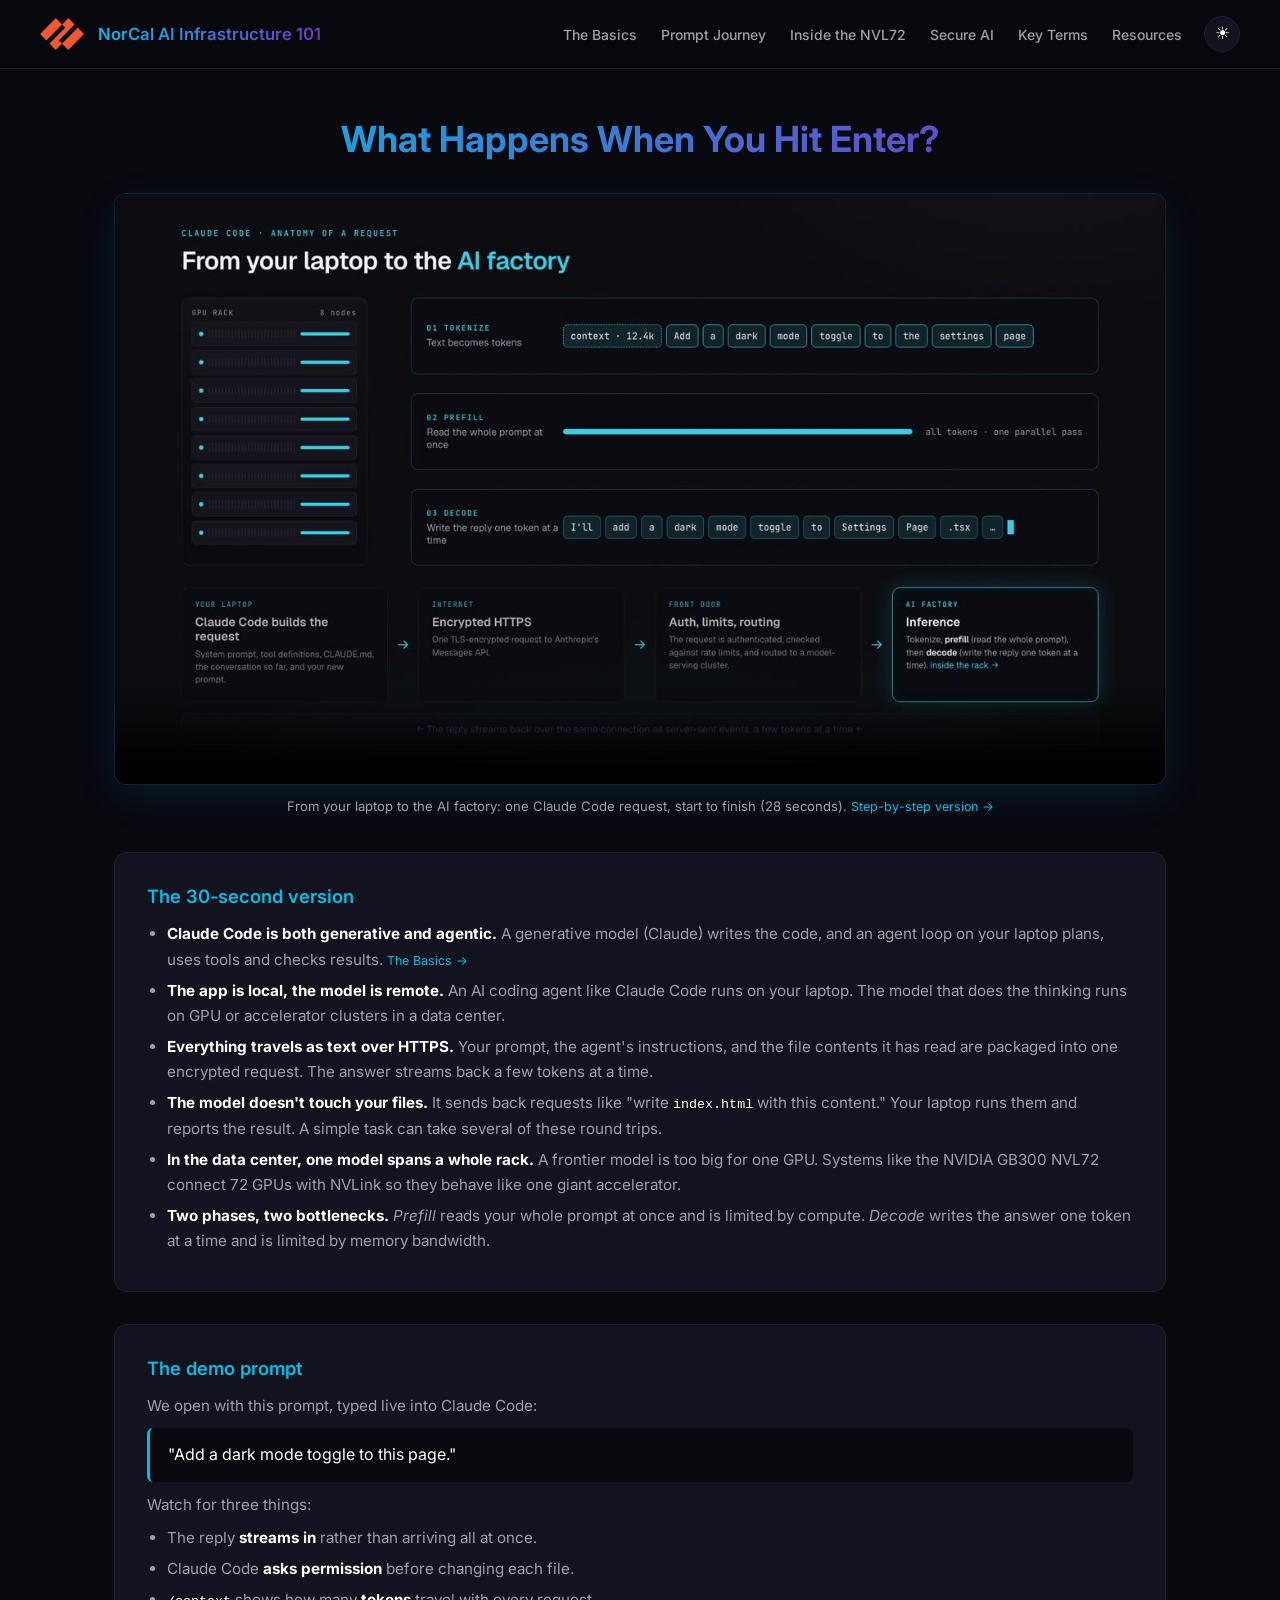
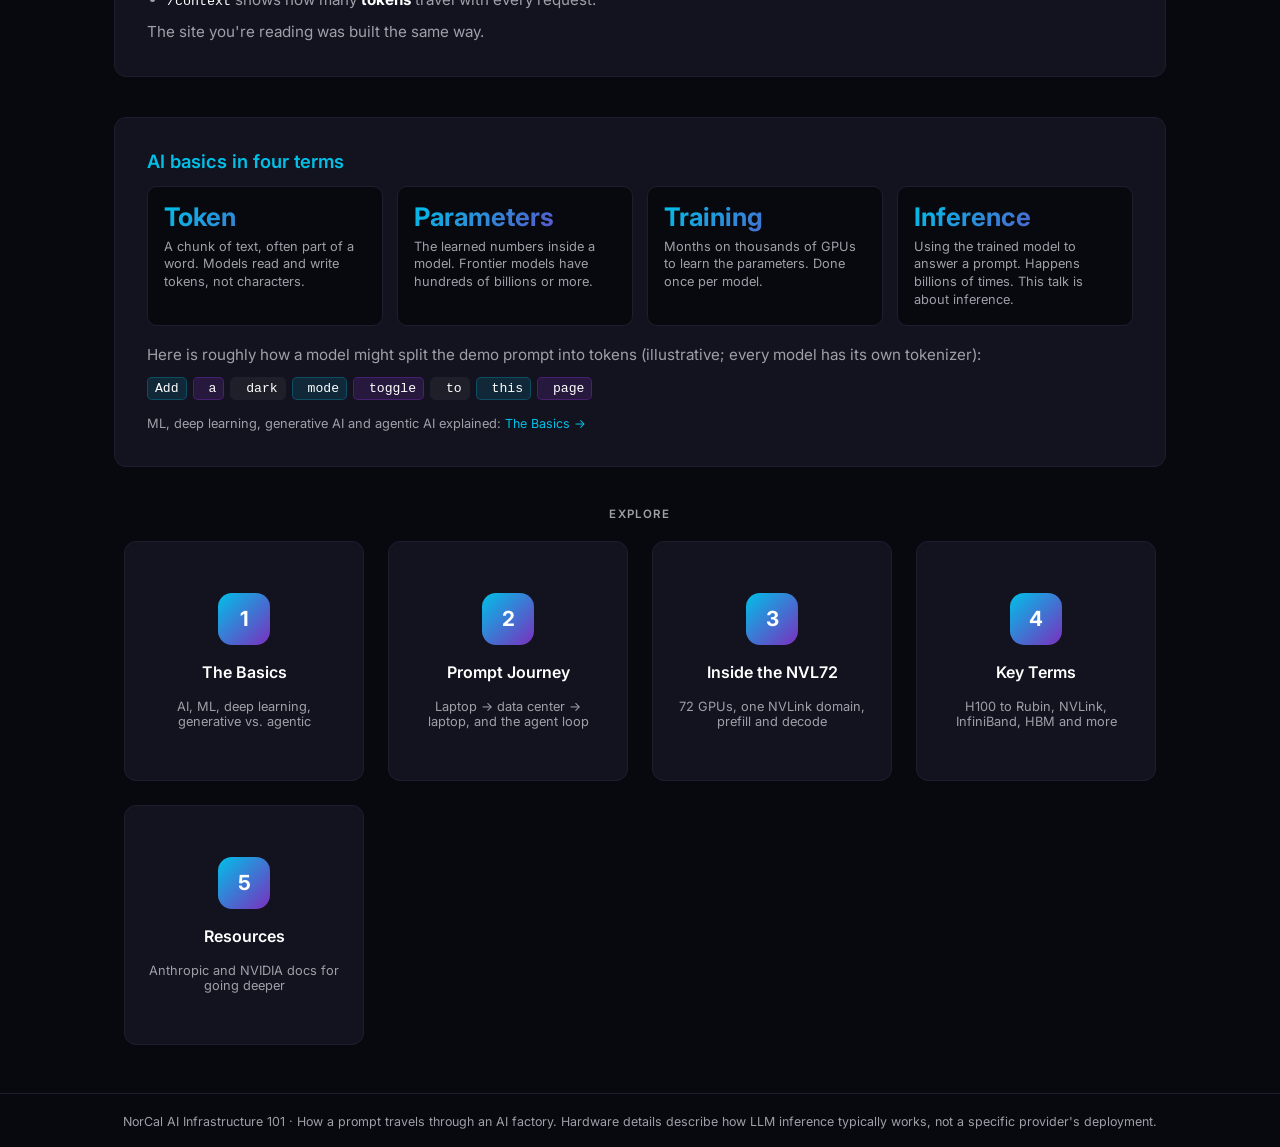
<file: site/index.html>
<!DOCTYPE html>
<html lang="en">
<head>
  <meta charset="UTF-8" />
  <meta name="viewport" content="width=device-width, initial-scale=1.0" />
  <title>NorCal AI Infrastructure 101 — Home</title>
  <link rel="icon" type="image/png" href="assets/images/PAN-Color.png" />
  <link rel="stylesheet" href="assets/css/styles.css?v=11" />
  <script src="assets/js/theme.js?v=1"></script>
</head>
<body>
  <nav>
    <img src="assets/images/PAN-Color.png" alt="Palo Alto Networks" class="logo" />
    <a class="site-title" href="index.html">NorCal AI Infrastructure 101</a>
    <div class="nav-links">
      <a href="basics.html">The Basics</a>
      <a href="journey.html">Prompt Journey</a>
      <a href="nvl72.html">Inside the NVL72</a>
      <a href="secure-ai.html">Secure AI</a>
      <a href="glossary.html">Key Terms</a>
      <a href="resources.html">Resources</a>
    </div>
    <button type="button" class="theme-toggle" aria-label="Dark mode" aria-pressed="true">&#9728;&#xFE0E;</button>
  </nav>

  <main>
    <div class="page-header">
      <h1>What Happens When You Hit Enter?</h1>
    </div>

    <figure class="video-card">
      <video class="video-frame" src="assets/video/claude_code_prompt_flow.mp4?v=2" poster="assets/video/claude_code_prompt_flow_poster.jpg?v=2"
             autoplay muted loop playsinline controls preload="metadata"
             aria-label="Animation: a Claude Code prompt travels from the laptop over HTTPS to the API front door and into an AI factory, where it is tokenized, prefilled and decoded, then streams back">
      </video>
      <figcaption>From your laptop to the AI factory: one Claude Code request, start to finish (28 seconds). <a class="src" href="journey.html">Step-by-step version &rarr;</a></figcaption>
    </figure>

    <div class="card" style="margin-bottom:32px;">
      <p style="font-weight:600;font-size:1.15rem;margin-bottom:14px;color:var(--cyan);">The 30-second version</p>
      <div class="prose">
        <ul>
          <li><strong>Claude Code is both generative and agentic.</strong> A generative model (Claude) writes the code, and an agent loop on your laptop plans, uses tools and checks results. <a class="src" href="basics.html">The Basics &rarr;</a></li>
          <li><strong>The app is local, the model is remote.</strong> An AI coding agent like Claude Code runs on your laptop. The model that does the thinking runs on GPU or accelerator clusters in a data center.</li>
          <li><strong>Everything travels as text over HTTPS.</strong> Your prompt, the agent's instructions, and the file contents it has read are packaged into one encrypted request. The answer streams back a few tokens at a time.</li>
          <li><strong>The model doesn't touch your files.</strong> It sends back requests like "write <code>index.html</code> with this content." Your laptop runs them and reports the result. A simple task can take several of these round trips.</li>
          <li><strong>In the data center, one model spans a whole rack.</strong> A frontier model is too big for one GPU. Systems like the NVIDIA GB300 NVL72 connect 72 GPUs with NVLink so they behave like one giant accelerator.</li>
          <li><strong>Two phases, two bottlenecks.</strong> <em>Prefill</em> reads your whole prompt at once and is limited by compute. <em>Decode</em> writes the answer one token at a time and is limited by memory bandwidth.</li>
        </ul>
      </div>
    </div>

    <div class="card" style="margin-bottom:40px;">
        <h2>The demo prompt</h2>
        <div class="prose">
          <p>We open with this prompt, typed live into Claude Code:</p>
          <div class="prompt-box">"Add a dark mode toggle to this page."</div>
          <p>Watch for three things:</p>
          <ul>
            <li>The reply <strong>streams in</strong> rather than arriving all at once.</li>
            <li>Claude Code <strong>asks permission</strong> before changing each file.</li>
            <li><code>/context</code> shows how many <strong>tokens</strong> travel with every request.</li>
          </ul>
          <p>The site you're reading was built the same way.</p>
        </div>
    </div>

    <div class="card" style="margin-bottom:40px;">
      <h2>AI basics in four terms</h2>
      <div class="stat-grid">
        <div class="stat"><div class="v">Token</div><div class="l">A chunk of text, often part of a word. Models read and write tokens, not characters.</div></div>
        <div class="stat"><div class="v">Parameters</div><div class="l">The learned numbers inside a model. Frontier models have hundreds of billions or more.</div></div>
        <div class="stat"><div class="v">Training</div><div class="l">Months on thousands of GPUs to learn the parameters. Done once per model.</div></div>
        <div class="stat"><div class="v">Inference</div><div class="l">Using the trained model to answer a prompt. Happens billions of times. This talk is about inference.</div></div>
      </div>
      <p class="prose" style="margin-top:16px;">Here is roughly how a model might split the demo prompt into tokens (illustrative; every model has its own tokenizer):</p>
      <div class="tokens">
        <span>Add</span><span>&nbsp;a</span><span>&nbsp;dark</span><span>&nbsp;mode</span><span>&nbsp;toggle</span><span>&nbsp;to</span><span>&nbsp;this</span><span>&nbsp;page</span>
      </div>
      <p class="note">ML, deep learning, generative AI and agentic AI explained: <a class="src" href="basics.html">The Basics &rarr;</a></p>
    </div>

    <p class="section-label">Explore</p>
    <div class="menu-grid">
      <a href="basics.html" class="menu-card">
        <div class="card-icon"><span class="num">1</span></div>
        <span class="card-label">The Basics</span>
        <span class="card-sub">AI, ML, deep learning, generative vs. agentic</span>
      </a>
      <a href="journey.html" class="menu-card">
        <div class="card-icon"><span class="num">2</span></div>
        <span class="card-label">Prompt Journey</span>
        <span class="card-sub">Laptop &rarr; data center &rarr; laptop, and the agent loop</span>
      </a>
      <a href="nvl72.html" class="menu-card">
        <div class="card-icon"><span class="num">3</span></div>
        <span class="card-label">Inside the NVL72</span>
        <span class="card-sub">72 GPUs, one NVLink domain, prefill and decode</span>
      </a>
      <a href="glossary.html" class="menu-card">
        <div class="card-icon"><span class="num">4</span></div>
        <span class="card-label">Key Terms</span>
        <span class="card-sub">H100 to Rubin, NVLink, InfiniBand, HBM and more</span>
      </a>
      <a href="resources.html" class="menu-card">
        <div class="card-icon"><span class="num">5</span></div>
        <span class="card-label">Resources</span>
        <span class="card-sub">Anthropic and NVIDIA docs for going deeper</span>
      </a>
    </div>
  </main>

  <footer>
    NorCal AI Infrastructure 101 &middot; How a prompt travels through an AI factory. Hardware details describe how LLM inference typically works, not a specific provider's deployment.
  </footer>
  <script>
    // Respect reduced-motion settings: don't autoplay the looping animation.
    (function () {
      var v = document.querySelector('.video-frame');
      if (v && window.matchMedia && window.matchMedia('(prefers-reduced-motion: reduce)').matches) {
        v.removeAttribute('autoplay'); v.pause();
      }
    })();
  </script>
</body>
</html>
</file>
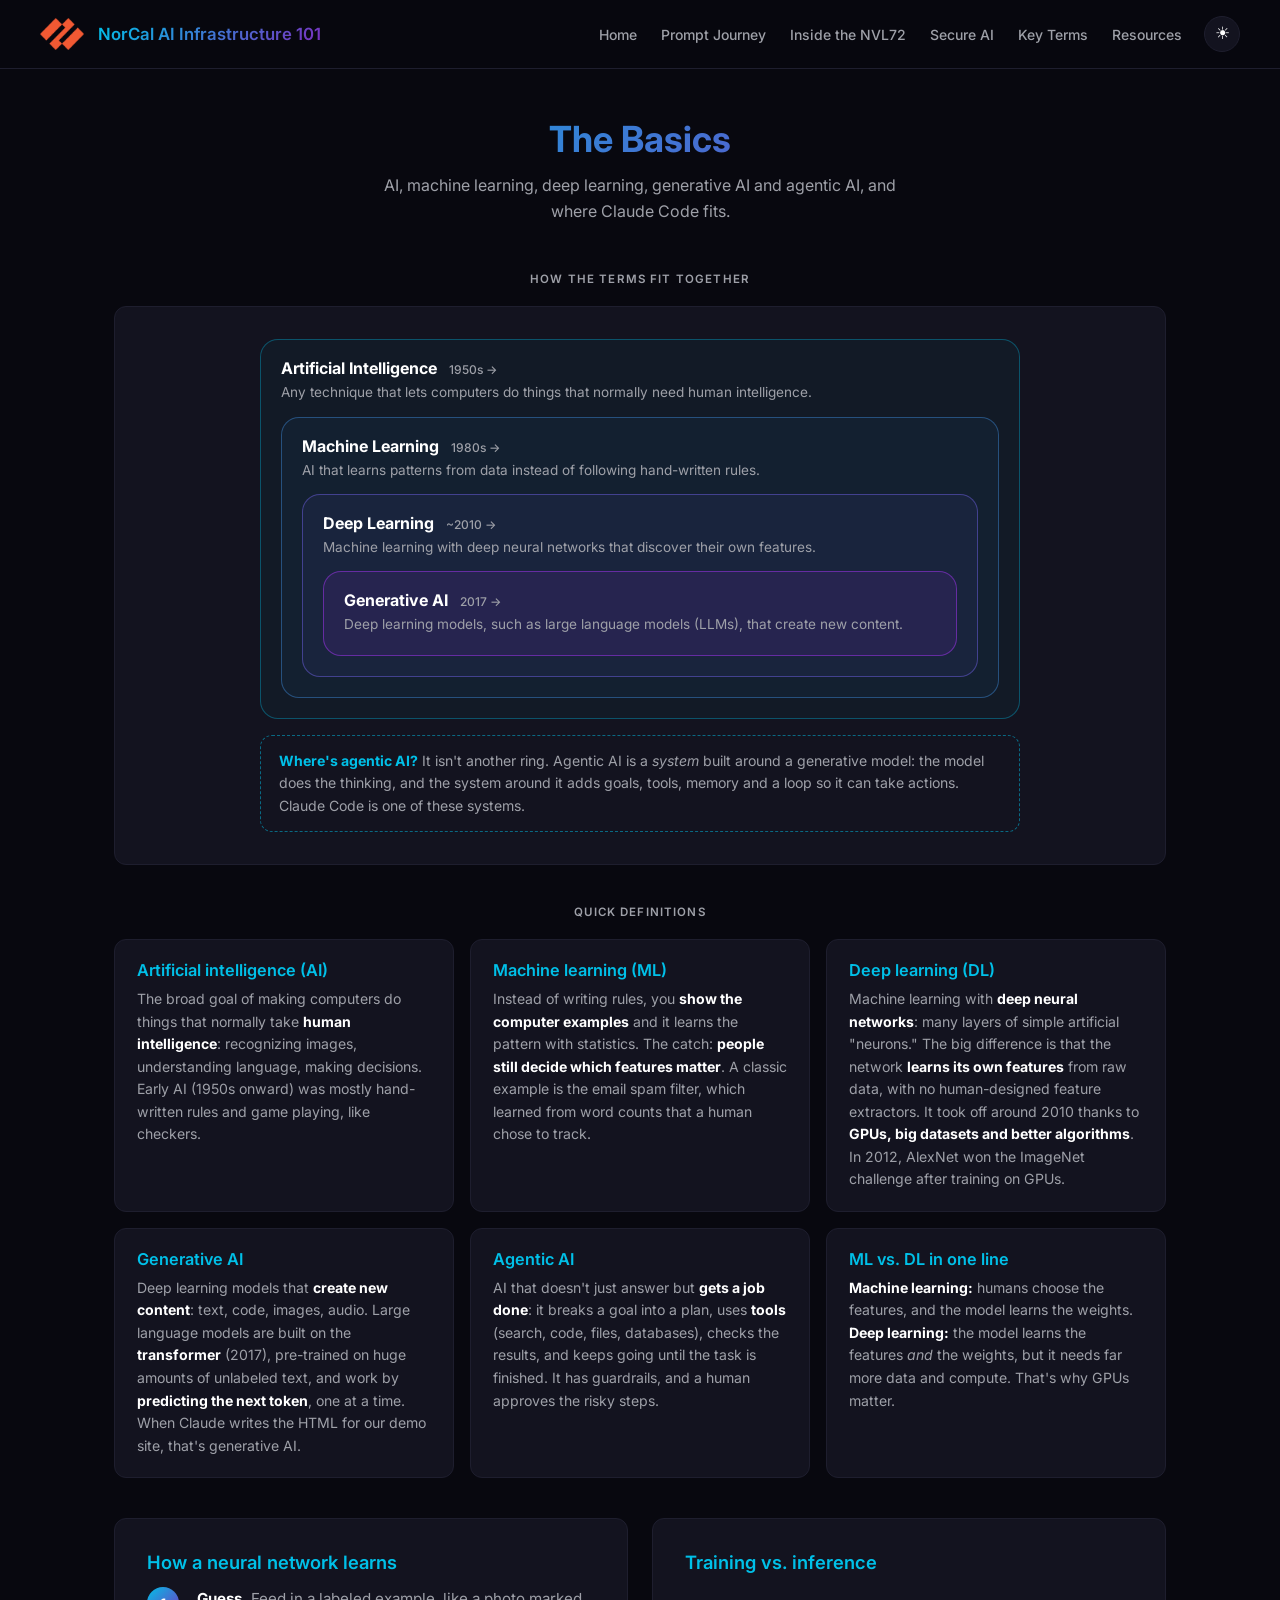
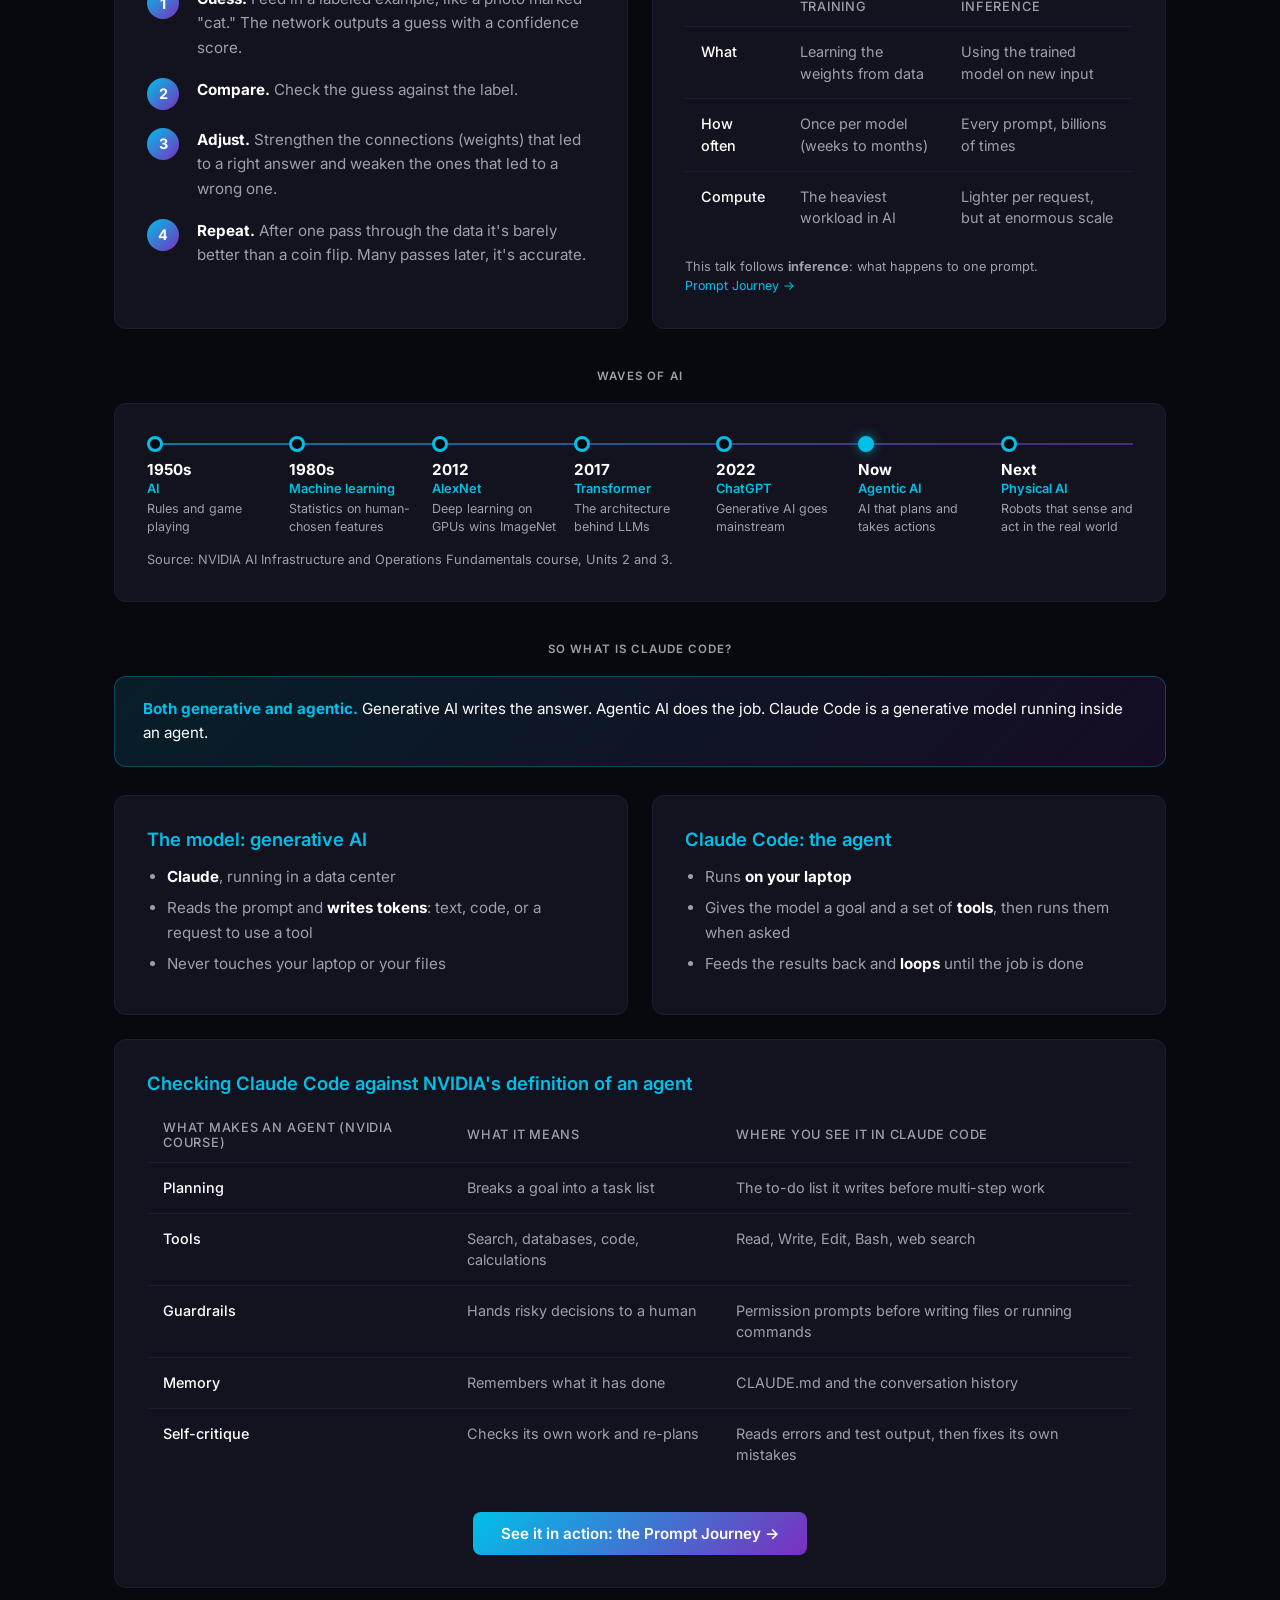
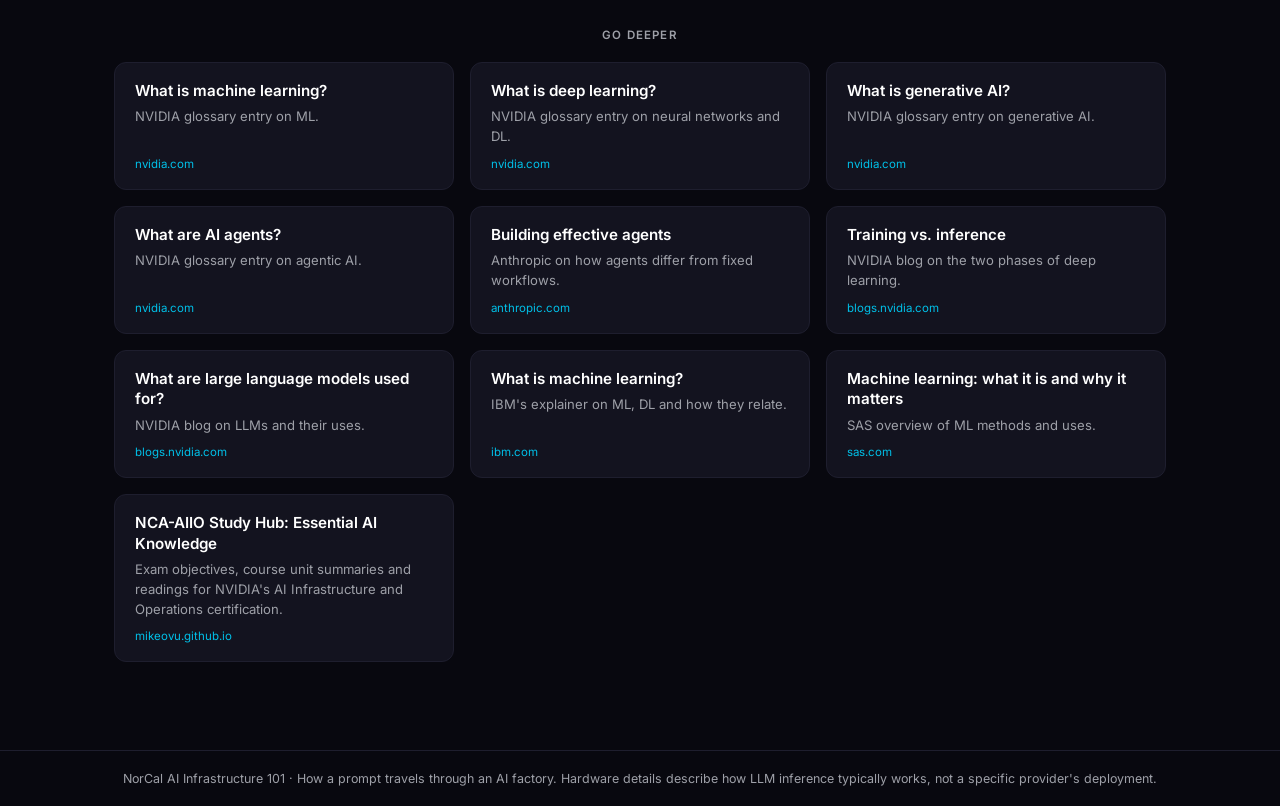
<file: site/basics.html>
<!DOCTYPE html>
<html lang="en">
<head>
  <meta charset="UTF-8" />
  <meta name="viewport" content="width=device-width, initial-scale=1.0" />
  <title>NorCal AI Infrastructure 101 — The Basics</title>
  <link rel="icon" type="image/png" href="assets/images/PAN-Color.png" />
  <link rel="stylesheet" href="assets/css/styles.css?v=11" />
  <script src="assets/js/theme.js?v=1"></script>
</head>
<body>
  <nav>
    <img src="assets/images/PAN-Color.png" alt="Palo Alto Networks" class="logo" />
    <a class="site-title" href="index.html">NorCal AI Infrastructure 101</a>
    <div class="nav-links">
      <a href="index.html">Home</a>
      <a href="journey.html">Prompt Journey</a>
      <a href="nvl72.html">Inside the NVL72</a>
      <a href="secure-ai.html">Secure AI</a>
      <a href="glossary.html">Key Terms</a>
      <a href="resources.html">Resources</a>
    </div>
    <button type="button" class="theme-toggle" aria-label="Dark mode" aria-pressed="true">&#9728;&#xFE0E;</button>
  </nav>

  <main>
    <div class="page-header">
      <h1>The Basics</h1>
      <p>AI, machine learning, deep learning, generative AI and agentic AI, and where Claude Code fits.</p>
    </div>

    <p class="section-label">How the terms fit together</p>
    <div class="card" style="margin-bottom:40px;">
      <div class="rings" role="img" aria-label="Nested diagram: artificial intelligence contains machine learning, which contains deep learning, which contains generative AI">
        <div class="ring r1">
          <div class="ring-name">Artificial Intelligence <span class="yr">1950s &rarr;</span></div>
          <div class="ring-desc">Any technique that lets computers do things that normally need human intelligence.</div>
          <div class="ring r2">
            <div class="ring-name">Machine Learning <span class="yr">1980s &rarr;</span></div>
            <div class="ring-desc">AI that learns patterns from data instead of following hand-written rules.</div>
            <div class="ring r3">
              <div class="ring-name">Deep Learning <span class="yr">~2010 &rarr;</span></div>
              <div class="ring-desc">Machine learning with deep neural networks that discover their own features.</div>
              <div class="ring r4">
                <div class="ring-name">Generative AI <span class="yr">2017 &rarr;</span></div>
                <div class="ring-desc">Deep learning models, such as large language models (LLMs), that create new content.</div>
              </div>
            </div>
          </div>
        </div>
      </div>
      <div class="agent-note" style="max-width:760px;margin-left:auto;margin-right:auto;">
        <strong>Where's agentic AI?</strong> It isn't another ring. Agentic AI is a <em>system</em> built around a generative model: the model does the thinking, and the system around it adds goals, tools, memory and a loop so it can take actions. Claude Code is one of these systems.
      </div>
    </div>

    <p class="section-label">Quick definitions</p>
    <div class="term-grid" style="margin-bottom:40px;">
      <div class="term">
        <h3>Artificial intelligence (AI)</h3>
        <p>The broad goal of making computers do things that normally take <strong>human intelligence</strong>: recognizing images, understanding language, making decisions. Early AI (1950s onward) was mostly hand-written rules and game playing, like checkers.</p>
      </div>
      <div class="term">
        <h3>Machine learning (ML)</h3>
        <p>Instead of writing rules, you <strong>show the computer examples</strong> and it learns the pattern with statistics. The catch: <strong>people still decide which features matter</strong>. A classic example is the email spam filter, which learned from word counts that a human chose to track.</p>
      </div>
      <div class="term">
        <h3>Deep learning (DL)</h3>
        <p>Machine learning with <strong>deep neural networks</strong>: many layers of simple artificial "neurons." The big difference is that the network <strong>learns its own features</strong> from raw data, with no human-designed feature extractors. It took off around 2010 thanks to <strong>GPUs, big datasets and better algorithms</strong>. In 2012, AlexNet won the ImageNet challenge after training on GPUs.</p>
      </div>
      <div class="term">
        <h3>Generative AI</h3>
        <p>Deep learning models that <strong>create new content</strong>: text, code, images, audio. Large language models are built on the <strong>transformer</strong> (2017), pre-trained on huge amounts of unlabeled text, and work by <strong>predicting the next token</strong>, one at a time. When Claude writes the HTML for our demo site, that's generative AI.</p>
      </div>
      <div class="term">
        <h3>Agentic AI</h3>
        <p>AI that doesn't just answer but <strong>gets a job done</strong>: it breaks a goal into a plan, uses <strong>tools</strong> (search, code, files, databases), checks the results, and keeps going until the task is finished. It has guardrails, and a human approves the risky steps.</p>
      </div>
      <div class="term">
        <h3>ML vs. DL in one line</h3>
        <p><strong>Machine learning:</strong> humans choose the features, and the model learns the weights.<br /><strong>Deep learning:</strong> the model learns the features <em>and</em> the weights, but it needs far more data and compute. That's why GPUs matter.</p>
      </div>
    </div>

    <div class="two-col" style="margin-bottom:40px;">
      <div class="card">
        <h2>How a neural network learns</h2>
        <ol class="steps">
          <li><div><strong>Guess.</strong> Feed in a labeled example, like a photo marked "cat." The network outputs a guess with a confidence score.</div></li>
          <li><div><strong>Compare.</strong> Check the guess against the label.</div></li>
          <li><div><strong>Adjust.</strong> Strengthen the connections (weights) that led to a right answer and weaken the ones that led to a wrong one.</div></li>
          <li><div><strong>Repeat.</strong> After one pass through the data it's barely better than a coin flip. Many passes later, it's accurate.</div></li>
        </ol>
      </div>
      <div class="card">
        <h2>Training vs. inference</h2>
        <div class="table-wrap">
          <table class="scoreboard-table" style="min-width:0;">
            <tr><th></th><th>Training</th><th>Inference</th></tr>
            <tr><td>What</td><td>Learning the weights from data</td><td>Using the trained model on new input</td></tr>
            <tr><td>How often</td><td>Once per model (weeks to months)</td><td>Every prompt, billions of times</td></tr>
            <tr><td>Compute</td><td>The heaviest workload in AI</td><td>Lighter per request, but at enormous scale</td></tr>
          </table>
        </div>
        <p class="note">This talk follows <strong>inference</strong>: what happens to one prompt. <a class="src" href="journey.html">Prompt Journey &rarr;</a></p>
      </div>
    </div>

    <p class="section-label">Waves of AI</p>
    <div class="card" style="margin-bottom:40px;">
      <div class="timeline">
        <div class="tl-item"><div class="tl-when">1950s</div><div class="tl-what">AI</div><div class="tl-desc">Rules and game playing</div></div>
        <div class="tl-item"><div class="tl-when">1980s</div><div class="tl-what">Machine learning</div><div class="tl-desc">Statistics on human-chosen features</div></div>
        <div class="tl-item"><div class="tl-when">2012</div><div class="tl-what">AlexNet</div><div class="tl-desc">Deep learning on GPUs wins ImageNet</div></div>
        <div class="tl-item"><div class="tl-when">2017</div><div class="tl-what">Transformer</div><div class="tl-desc">The architecture behind LLMs</div></div>
        <div class="tl-item"><div class="tl-when">2022</div><div class="tl-what">ChatGPT</div><div class="tl-desc">Generative AI goes mainstream</div></div>
        <div class="tl-item now"><div class="tl-when">Now</div><div class="tl-what">Agentic AI</div><div class="tl-desc">AI that plans and takes actions</div></div>
        <div class="tl-item"><div class="tl-when">Next</div><div class="tl-what">Physical AI</div><div class="tl-desc">Robots that sense and act in the real world</div></div>
      </div>
      <p class="note">Source: NVIDIA AI Infrastructure and Operations Fundamentals course, Units 2 and 3.</p>
    </div>

    <p class="section-label">So what is Claude Code?</p>
    <div class="banner">
      <strong>Both generative and agentic.</strong> Generative AI writes the answer. Agentic AI does the job. Claude Code is a generative model running inside an agent.
    </div>

    <div class="two-col" style="margin-bottom:24px;">
      <div class="card">
        <h2>The model: generative AI</h2>
        <div class="prose">
          <ul>
            <li><strong>Claude</strong>, running in a data center</li>
            <li>Reads the prompt and <strong>writes tokens</strong>: text, code, or a request to use a tool</li>
            <li>Never touches your laptop or your files</li>
          </ul>
        </div>
      </div>
      <div class="card">
        <h2>Claude Code: the agent</h2>
        <div class="prose">
          <ul>
            <li>Runs <strong>on your laptop</strong></li>
            <li>Gives the model a goal and a set of <strong>tools</strong>, then runs them when asked</li>
            <li>Feeds the results back and <strong>loops</strong> until the job is done</li>
          </ul>
        </div>
      </div>
    </div>

    <div class="card" style="margin-bottom:40px;">
      <h2>Checking Claude Code against NVIDIA's definition of an agent</h2>
      <div class="table-wrap">
        <table class="scoreboard-table">
          <tr><th>What makes an agent (NVIDIA course)</th><th>What it means</th><th>Where you see it in Claude Code</th></tr>
          <tr><td>Planning</td><td>Breaks a goal into a task list</td><td>The to-do list it writes before multi-step work</td></tr>
          <tr><td>Tools</td><td>Search, databases, code, calculations</td><td>Read, Write, Edit, Bash, web search</td></tr>
          <tr><td>Guardrails</td><td>Hands risky decisions to a human</td><td>Permission prompts before writing files or running commands</td></tr>
          <tr><td>Memory</td><td>Remembers what it has done</td><td>CLAUDE.md and the conversation history</td></tr>
          <tr><td>Self-critique</td><td>Checks its own work and re-plans</td><td>Reads errors and test output, then fixes its own mistakes</td></tr>
        </table>
      </div>
      <div class="cta-row">
        <a href="journey.html" class="btn btn-primary" style="width:auto;">See it in action: the Prompt Journey &rarr;</a>
      </div>
    </div>

    <p class="section-label">Go deeper</p>
    <div class="link-grid">
      <a class="link-card" href="https://www.nvidia.com/en-us/glossary/machine-learning/" target="_blank" rel="noopener">
        <span class="lc-title">What is machine learning?</span>
        <span class="lc-desc">NVIDIA glossary entry on ML.</span>
        <span class="lc-meta">nvidia.com</span>
      </a>
      <a class="link-card" href="https://www.nvidia.com/en-us/glossary/deep-learning/" target="_blank" rel="noopener">
        <span class="lc-title">What is deep learning?</span>
        <span class="lc-desc">NVIDIA glossary entry on neural networks and DL.</span>
        <span class="lc-meta">nvidia.com</span>
      </a>
      <a class="link-card" href="https://www.nvidia.com/en-us/glossary/generative-ai/" target="_blank" rel="noopener">
        <span class="lc-title">What is generative AI?</span>
        <span class="lc-desc">NVIDIA glossary entry on generative AI.</span>
        <span class="lc-meta">nvidia.com</span>
      </a>
      <a class="link-card" href="https://www.nvidia.com/en-us/glossary/ai-agents/" target="_blank" rel="noopener">
        <span class="lc-title">What are AI agents?</span>
        <span class="lc-desc">NVIDIA glossary entry on agentic AI.</span>
        <span class="lc-meta">nvidia.com</span>
      </a>
      <a class="link-card" href="https://www.anthropic.com/research/building-effective-agents" target="_blank" rel="noopener">
        <span class="lc-title">Building effective agents</span>
        <span class="lc-desc">Anthropic on how agents differ from fixed workflows.</span>
        <span class="lc-meta">anthropic.com</span>
      </a>
      <a class="link-card" href="https://blogs.nvidia.com/blog/difference-deep-learning-training-inference-ai/" target="_blank" rel="noopener">
        <span class="lc-title">Training vs. inference</span>
        <span class="lc-desc">NVIDIA blog on the two phases of deep learning.</span>
        <span class="lc-meta">blogs.nvidia.com</span>
      </a>
      <a class="link-card" href="https://blogs.nvidia.com/blog/what-are-large-language-models-used-for/" target="_blank" rel="noopener">
        <span class="lc-title">What are large language models used for?</span>
        <span class="lc-desc">NVIDIA blog on LLMs and their uses.</span>
        <span class="lc-meta">blogs.nvidia.com</span>
      </a>
      <a class="link-card" href="https://www.ibm.com/think/topics/machine-learning" target="_blank" rel="noopener">
        <span class="lc-title">What is machine learning?</span>
        <span class="lc-desc">IBM's explainer on ML, DL and how they relate.</span>
        <span class="lc-meta">ibm.com</span>
      </a>
      <a class="link-card" href="https://www.sas.com/en_us/insights/analytics/machine-learning.html" target="_blank" rel="noopener">
        <span class="lc-title">Machine learning: what it is and why it matters</span>
        <span class="lc-desc">SAS overview of ML methods and uses.</span>
        <span class="lc-meta">sas.com</span>
      </a>
      <a class="link-card" href="https://mikeovu.github.io/nca-aiio/essential-ai-knowledge.html" target="_blank" rel="noopener">
        <span class="lc-title">NCA-AIIO Study Hub: Essential AI Knowledge</span>
        <span class="lc-desc">Exam objectives, course unit summaries and readings for NVIDIA's AI Infrastructure and Operations certification.</span>
        <span class="lc-meta">mikeovu.github.io</span>
      </a>
    </div>
  </main>

  <footer>
    NorCal AI Infrastructure 101 &middot; How a prompt travels through an AI factory. Hardware details describe how LLM inference typically works, not a specific provider's deployment.
  </footer>
</body>
</html>
</file>
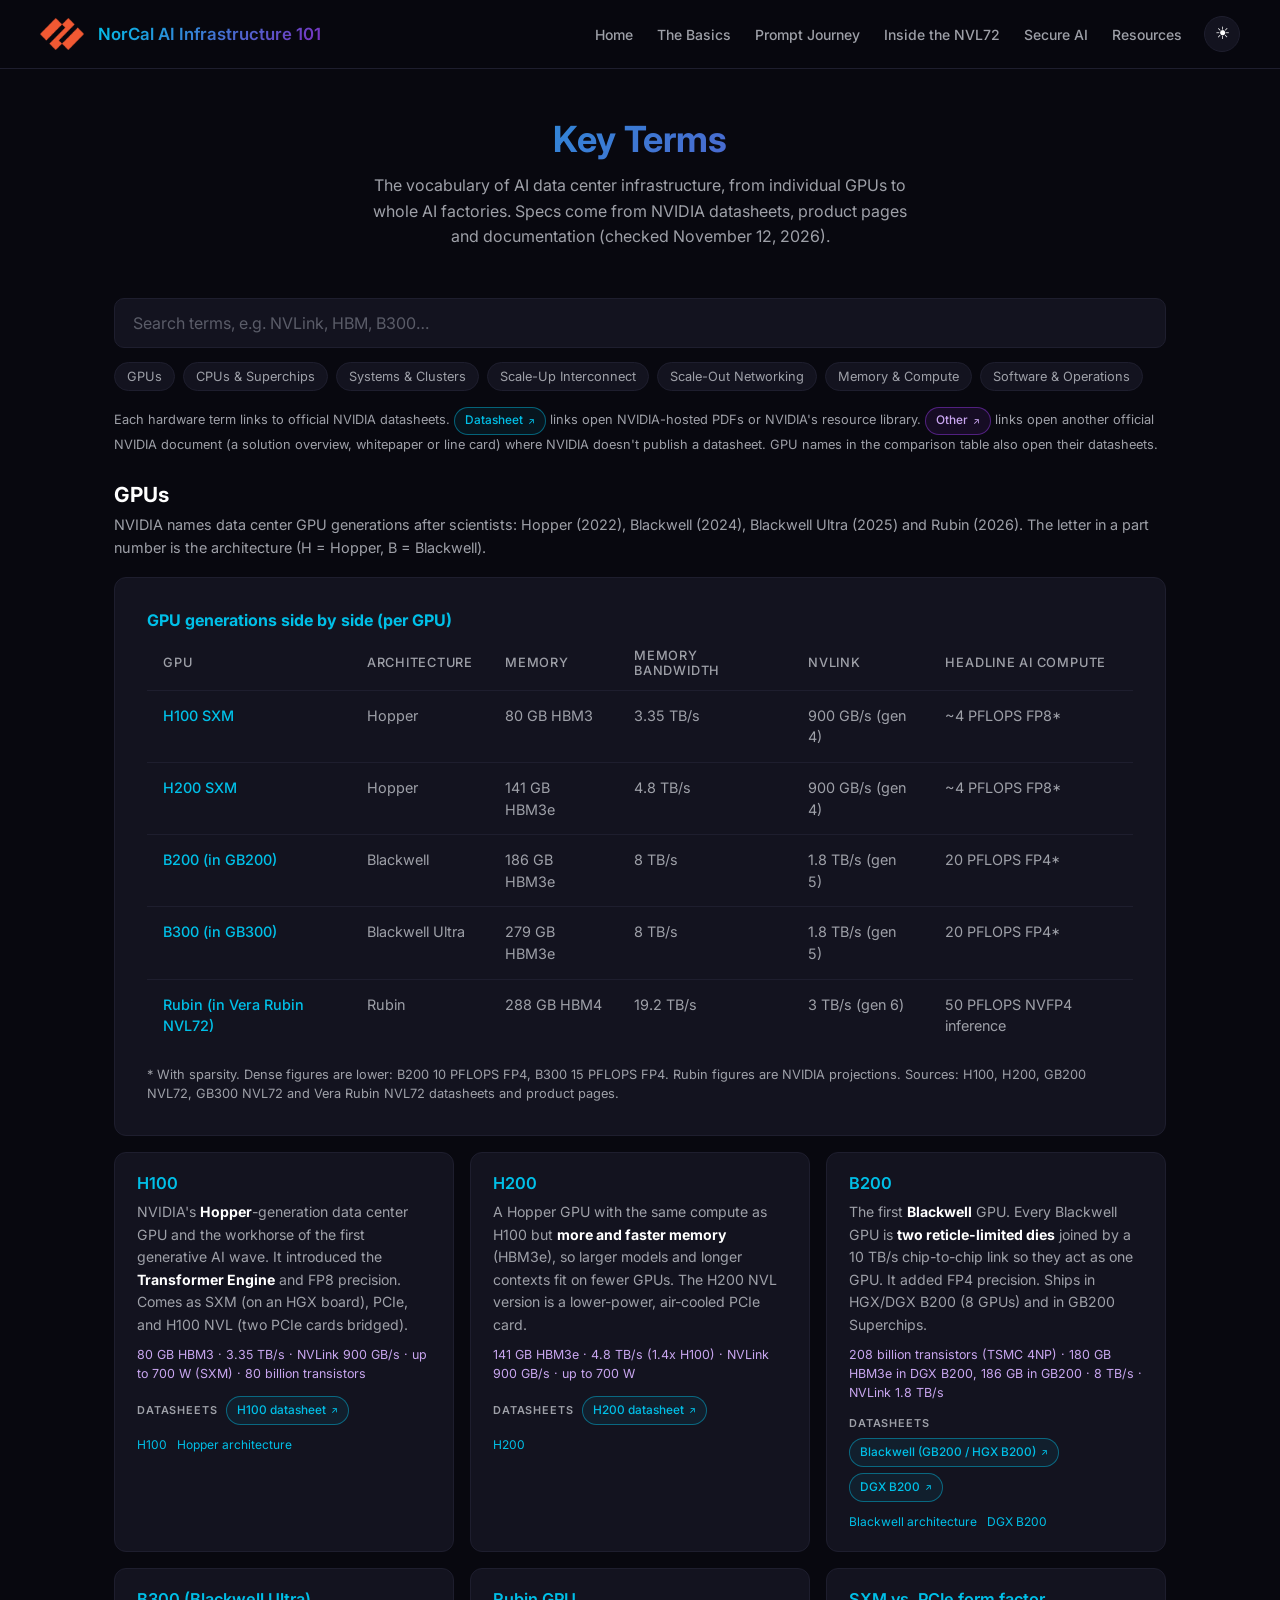
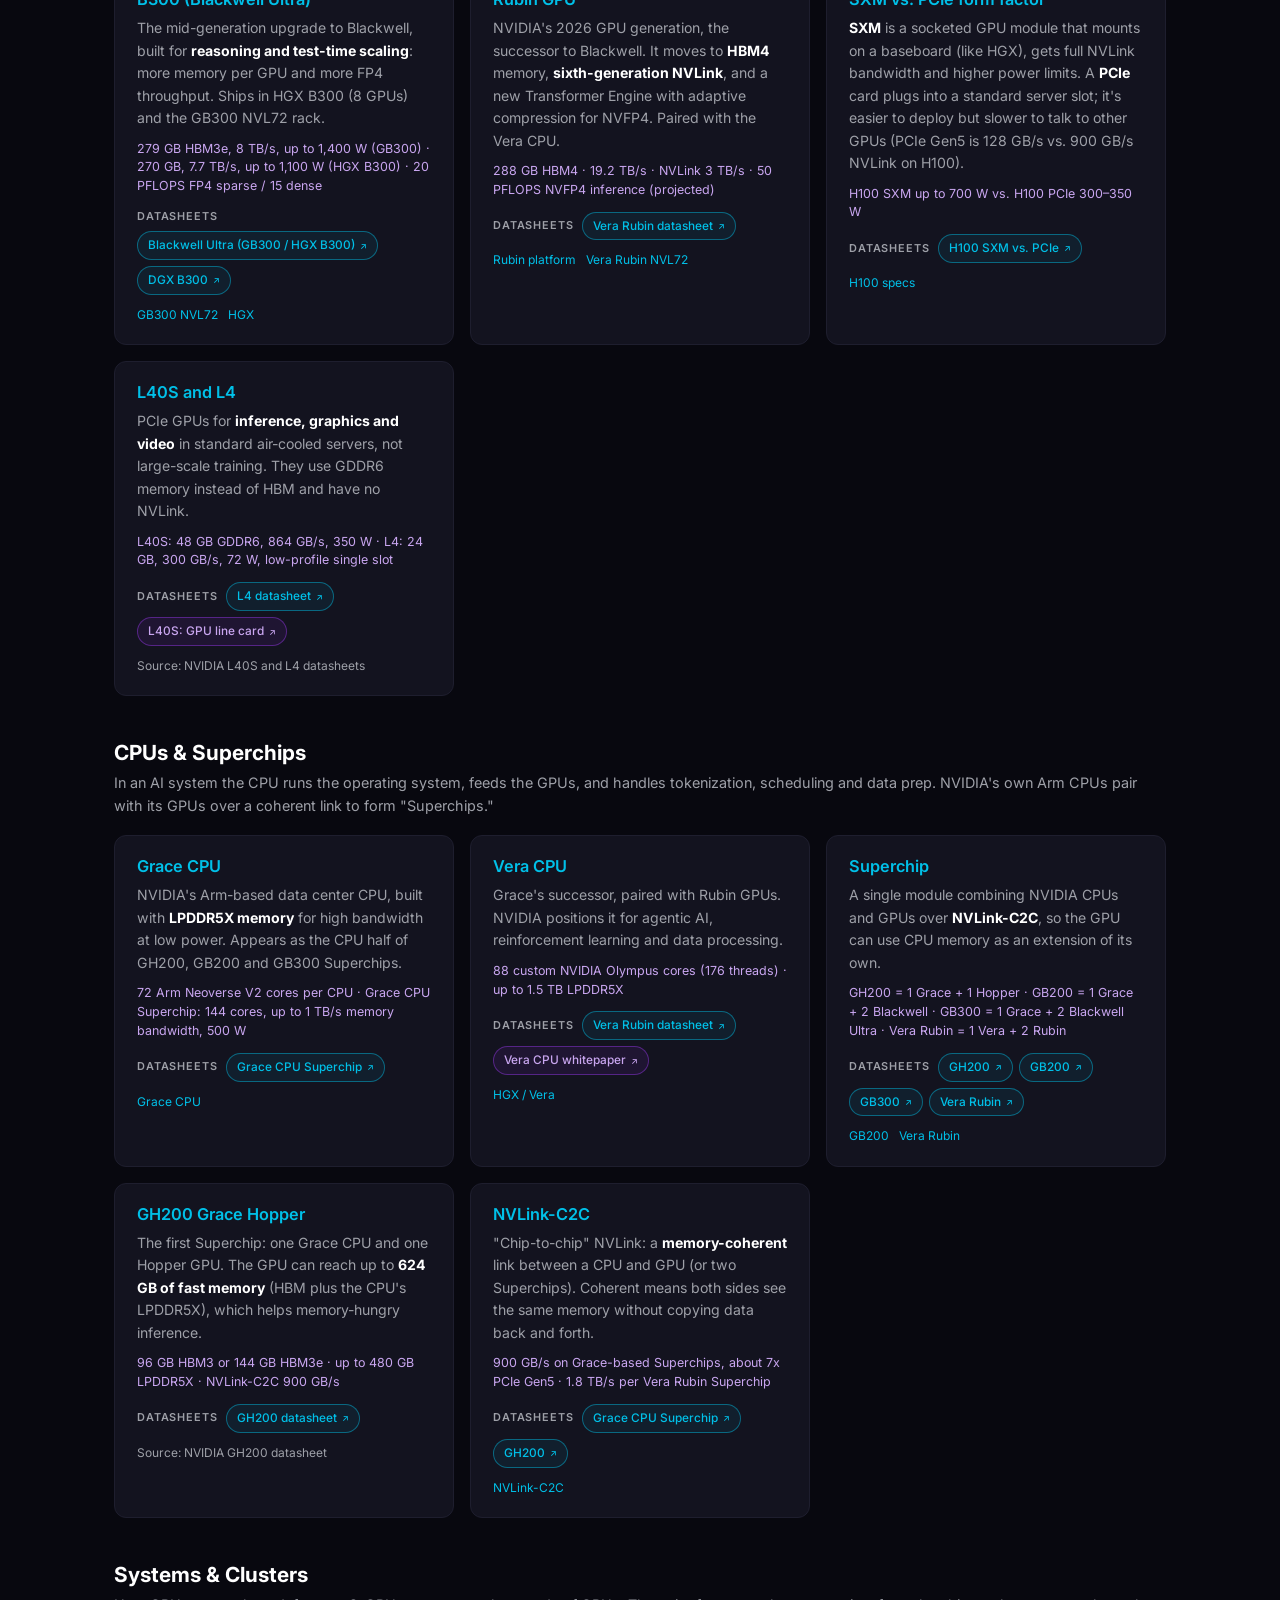
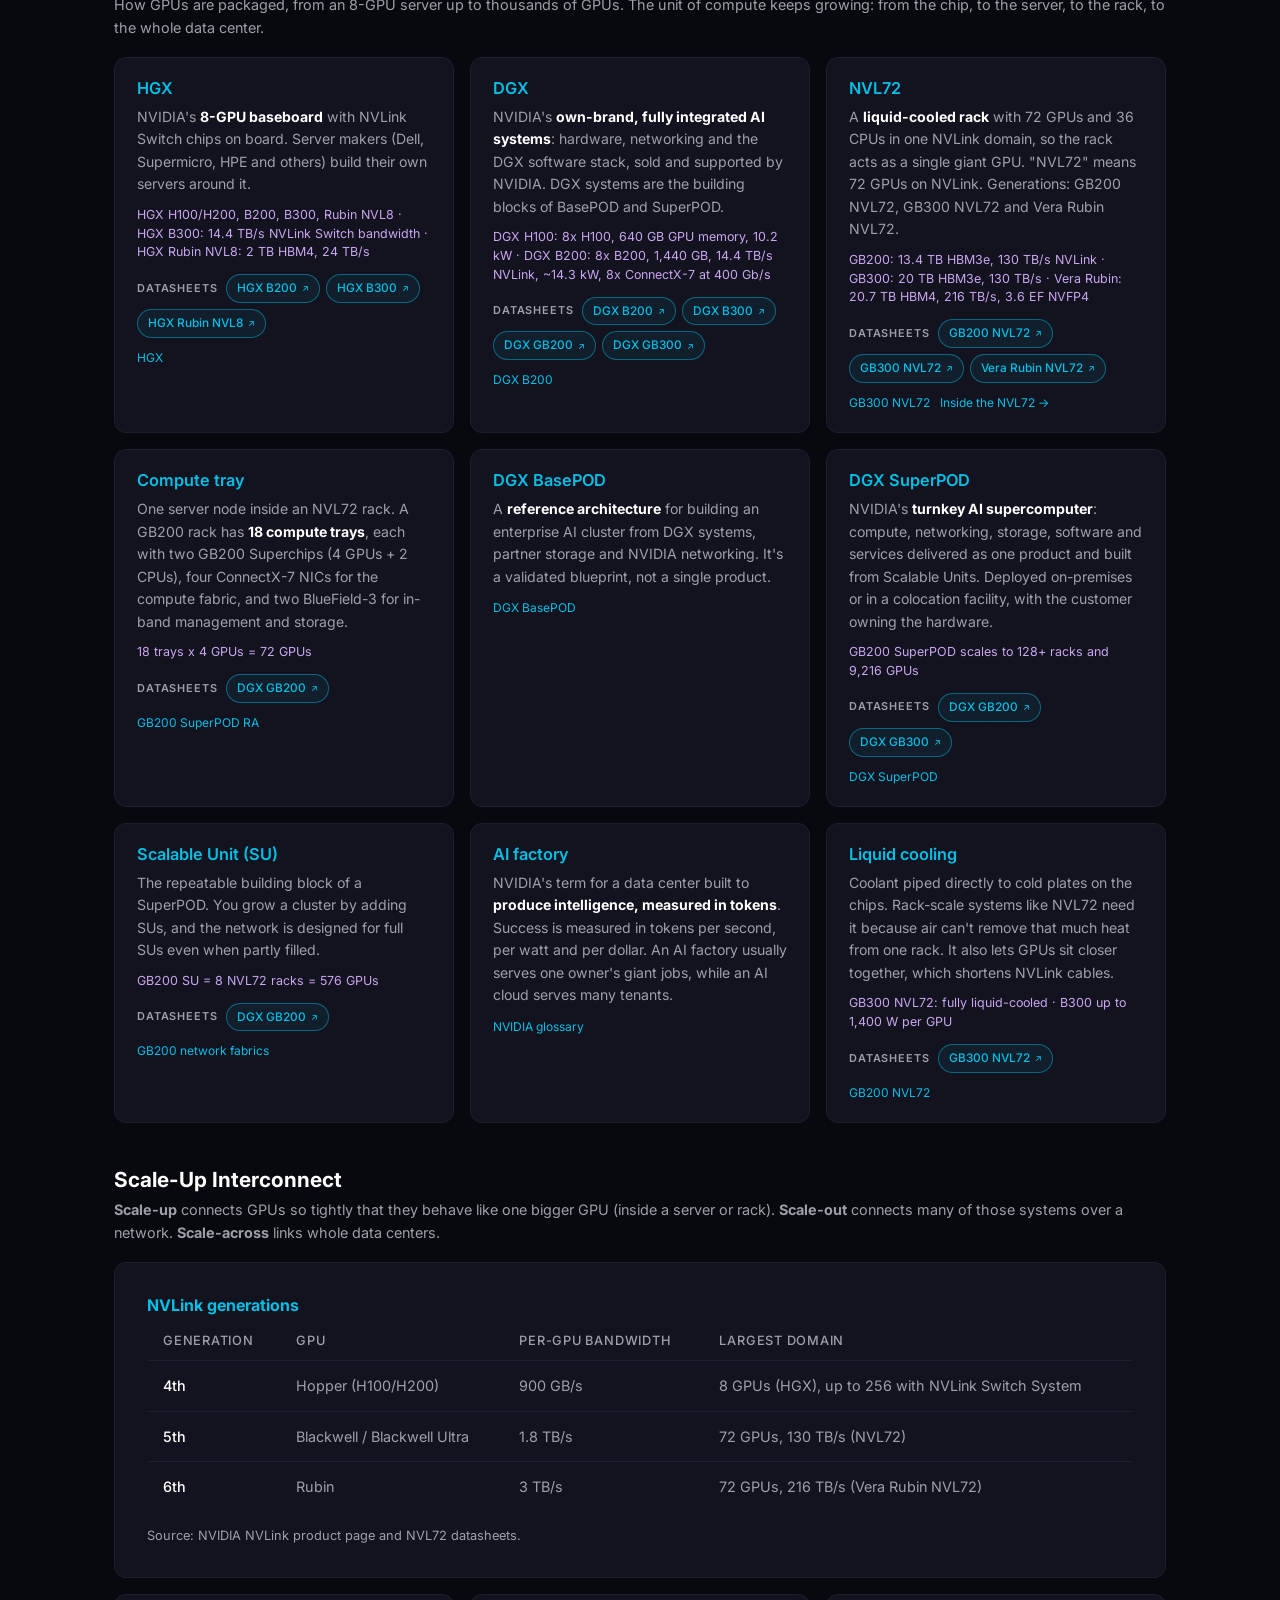
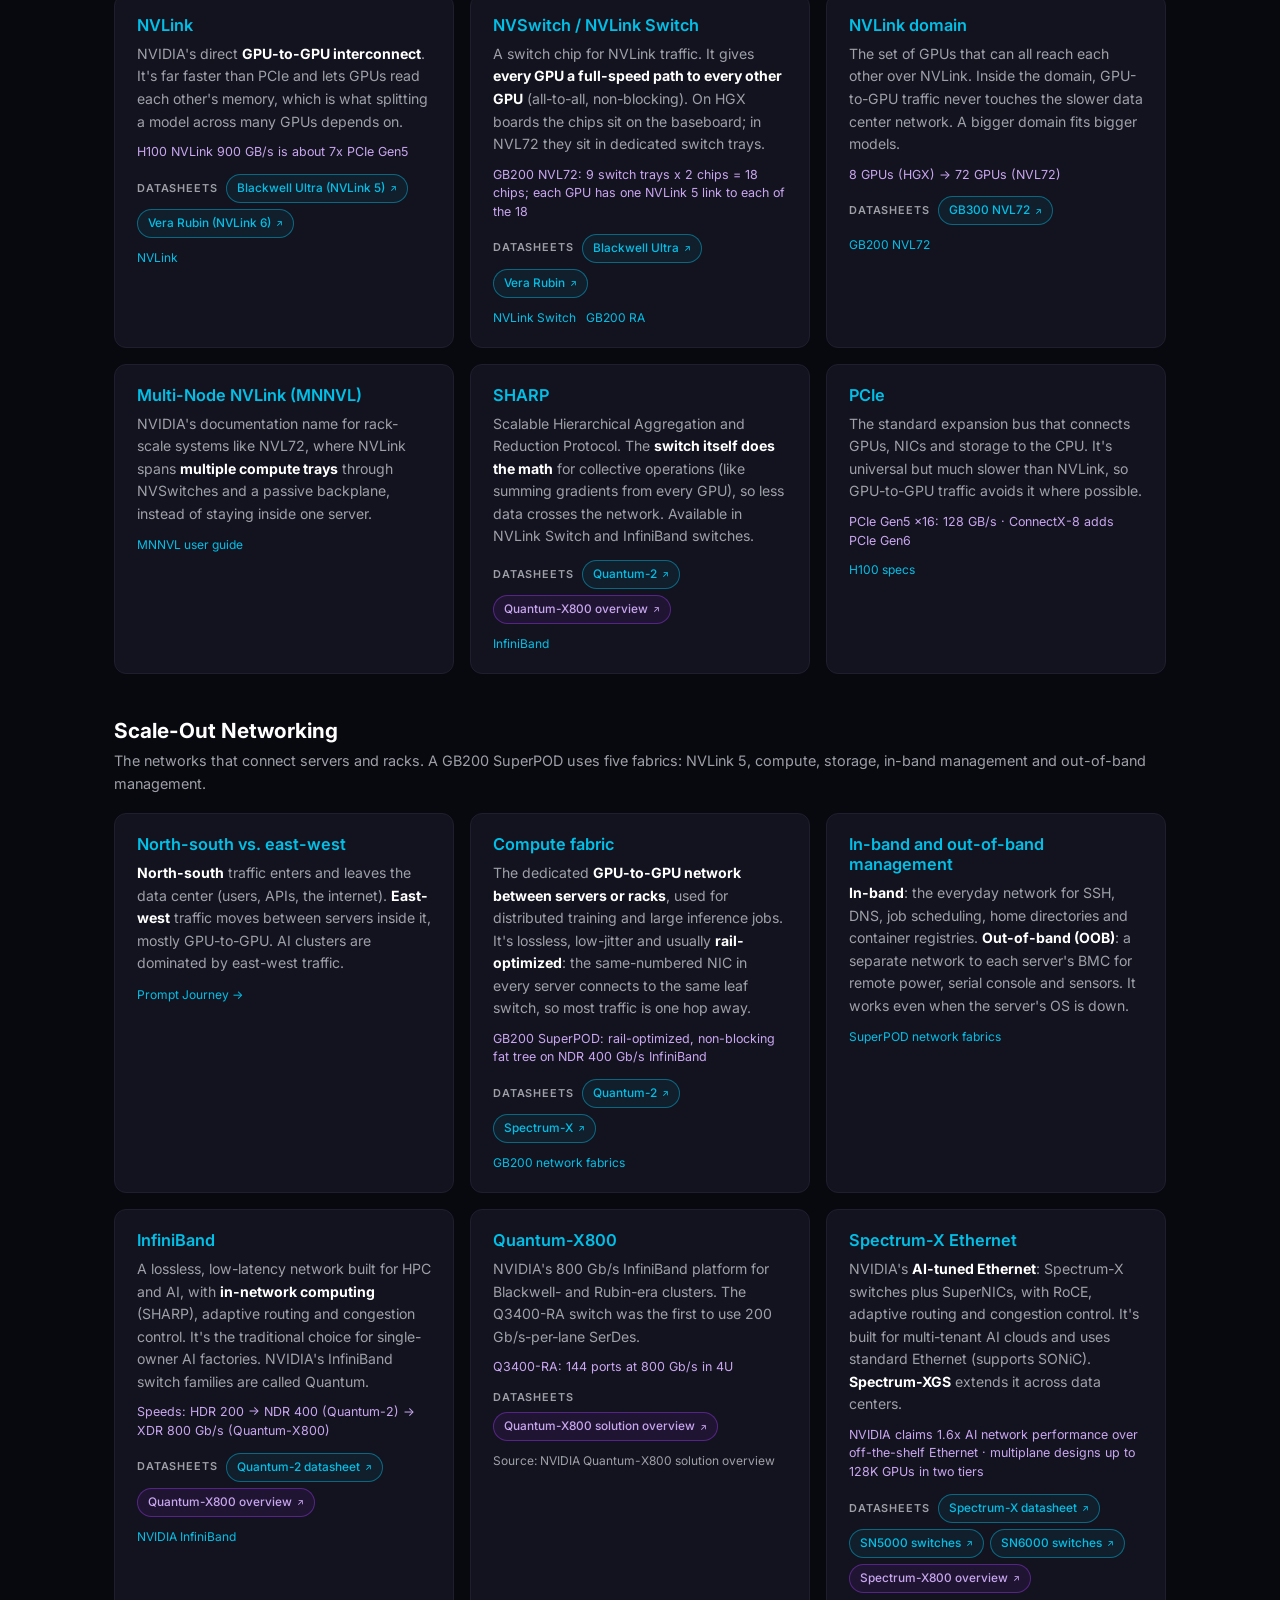
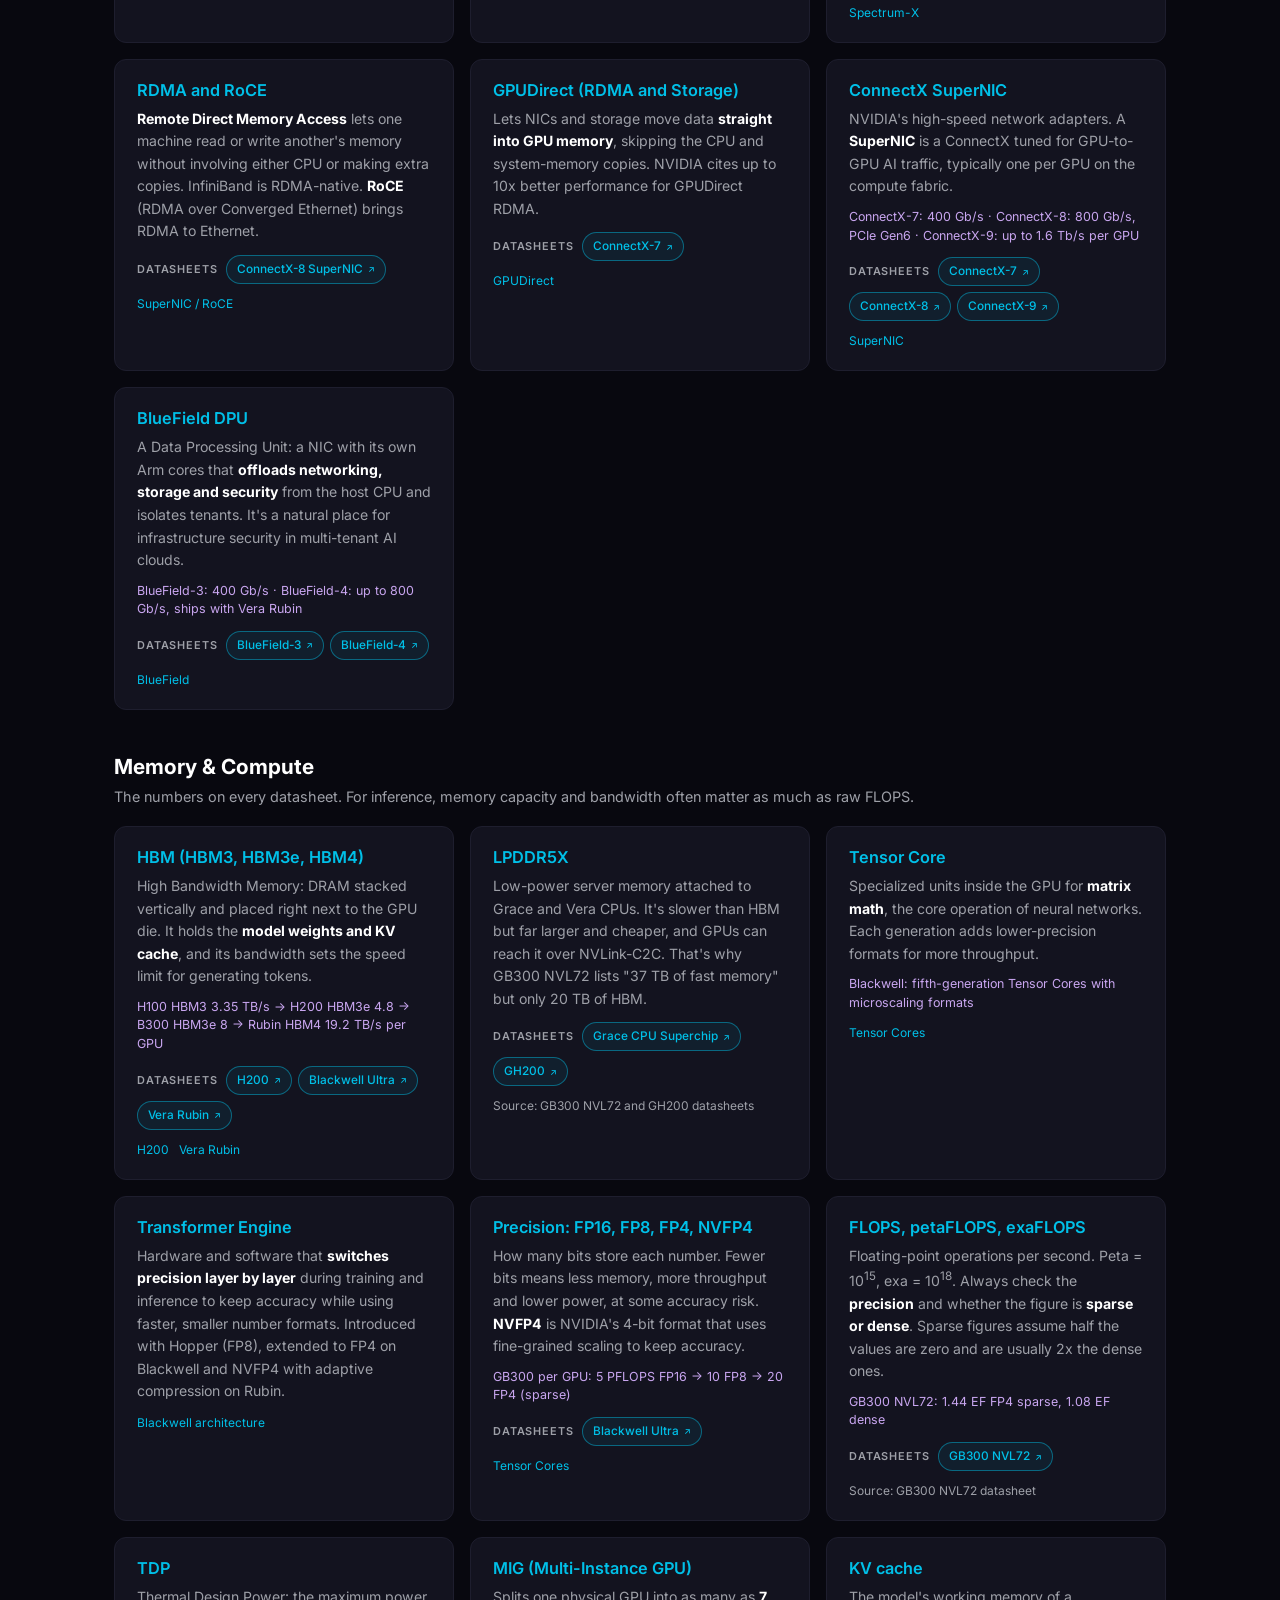
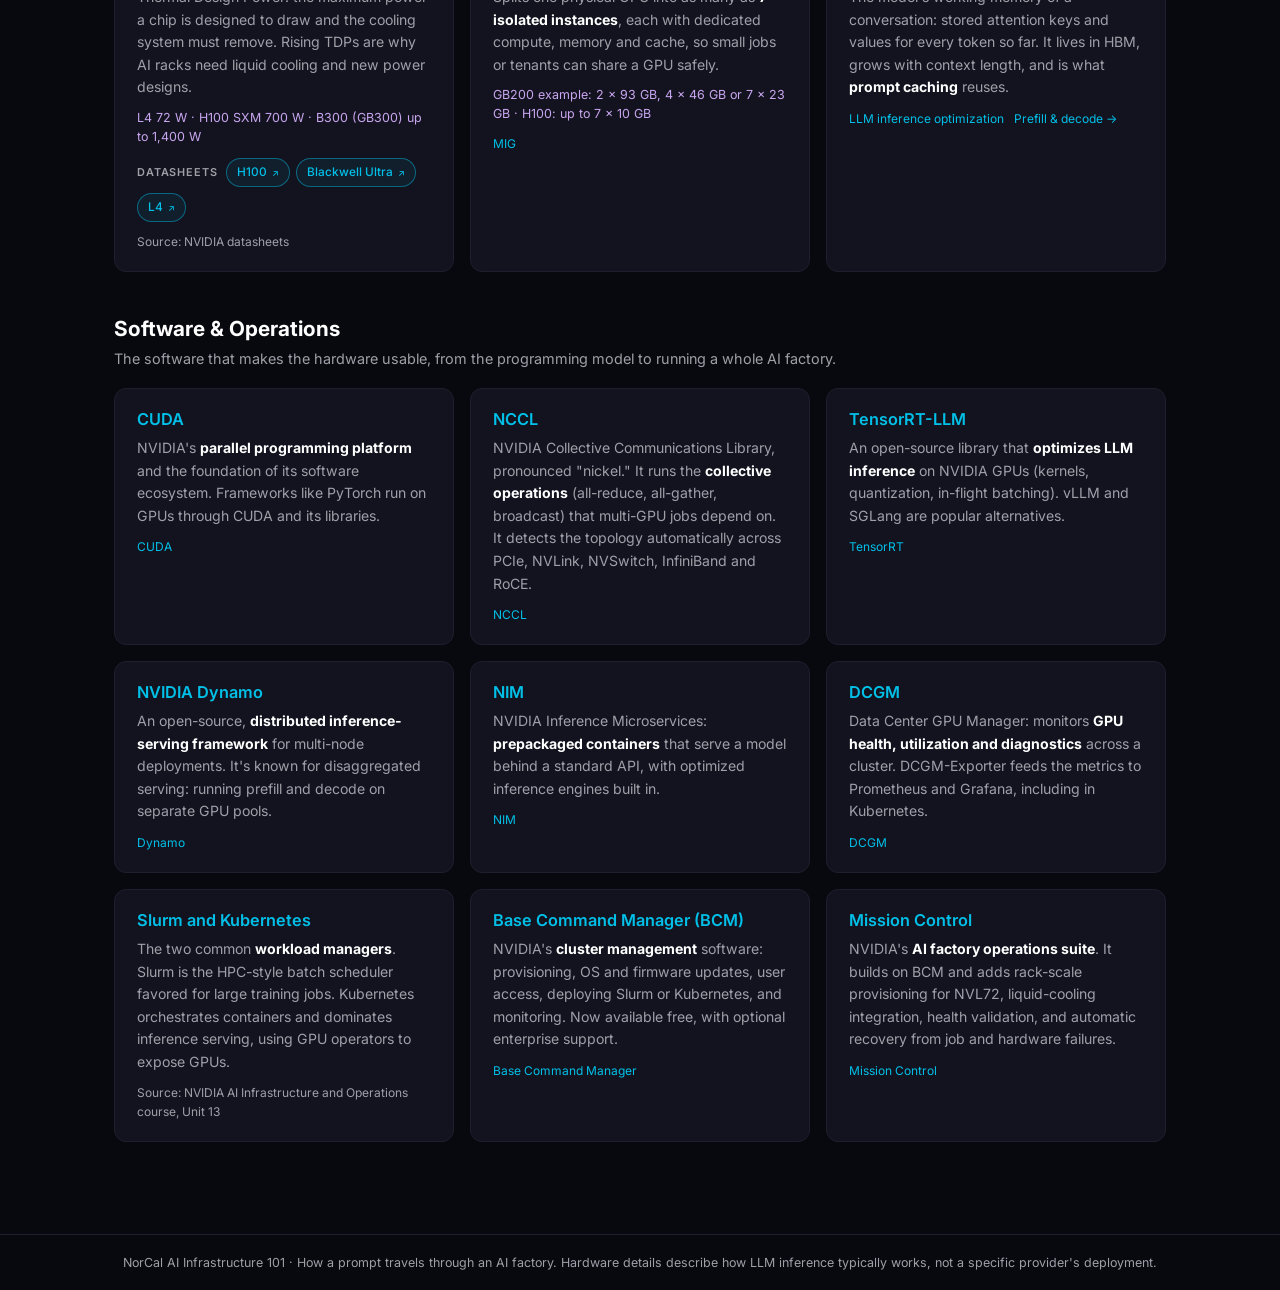
<file: site/glossary.html>
<!DOCTYPE html>
<html lang="en">
<head>
  <meta charset="UTF-8" />
  <meta name="viewport" content="width=device-width, initial-scale=1.0" />
  <title>NorCal AI Infrastructure 101 — Key Terms</title>
  <link rel="icon" type="image/png" href="assets/images/PAN-Color.png" />
  <link rel="stylesheet" href="assets/css/styles.css?v=11" />
  <script src="assets/js/theme.js?v=1"></script>
</head>
<body>
  <nav>
    <img src="assets/images/PAN-Color.png" alt="Palo Alto Networks" class="logo" />
    <a class="site-title" href="index.html">NorCal AI Infrastructure 101</a>
    <div class="nav-links">
      <a href="index.html">Home</a>
      <a href="basics.html">The Basics</a>
      <a href="journey.html">Prompt Journey</a>
      <a href="nvl72.html">Inside the NVL72</a>
      <a href="secure-ai.html">Secure AI</a>
      <a href="resources.html">Resources</a>
    </div>
    <button type="button" class="theme-toggle" aria-label="Dark mode" aria-pressed="true">&#9728;&#xFE0E;</button>
  </nav>

  <main>
    <div class="page-header">
      <h1>Key Terms</h1>
      <p>The vocabulary of AI data center infrastructure, from individual GPUs to whole AI factories. Specs come from NVIDIA datasheets, product pages and documentation (checked November 12, 2026).</p>
    </div>

    <div class="gl-tools">
      <input id="gl-search" class="gl-search" type="search" placeholder="Search terms, e.g. NVLink, HBM, B300…" aria-label="Search key terms" />
      <div class="chips">
        <a class="chip" href="#gpus">GPUs</a>
        <a class="chip" href="#cpus">CPUs &amp; Superchips</a>
        <a class="chip" href="#systems">Systems &amp; Clusters</a>
        <a class="chip" href="#scaleup">Scale-Up Interconnect</a>
        <a class="chip" href="#scaleout">Scale-Out Networking</a>
        <a class="chip" href="#memory">Memory &amp; Compute</a>
        <a class="chip" href="#software">Software &amp; Operations</a>
      </div>
    </div>

    <p class="note" style="margin:-16px 0 28px;">Each hardware term links to official NVIDIA datasheets. <a class="ds" href="https://docs.nvidia.com/data-center-gpu/line-card.pdf" target="_blank" rel="noopener" style="pointer-events:none;">Datasheet</a> links open NVIDIA-hosted PDFs or NVIDIA's resource library. <a class="ds alt" href="https://docs.nvidia.com/data-center-gpu/line-card.pdf" target="_blank" rel="noopener" style="pointer-events:none;">Other</a> links open another official NVIDIA document (a solution overview, whitepaper or line card) where NVIDIA doesn't publish a datasheet. GPU names in the comparison table also open their datasheets.</p>

    <p class="gl-empty" id="gl-empty">No terms match that search.</p>

    <!-- ── GPUs ── -->
    <section class="gl-section" id="gpus">
      <h2>GPUs</h2>
      <p>NVIDIA names data center GPU generations after scientists: Hopper (2022), Blackwell (2024), Blackwell Ultra (2025) and Rubin (2026). The letter in a part number is the architecture (H = Hopper, B = Blackwell).</p>

      <div class="card" style="margin-bottom:16px;">
        <h2 style="font-size:1rem;">GPU generations side by side (per GPU)</h2>
        <div class="table-wrap">
          <table class="scoreboard-table">
            <tr><th>GPU</th><th>Architecture</th><th>Memory</th><th>Memory bandwidth</th><th>NVLink</th><th>Headline AI compute</th></tr>
            <tr><td><a href="https://resources.nvidia.com/en-us-hopper-architecture/nvidia-tensor-core-gpu-datasheet" target="_blank" rel="noopener">H100 SXM</a></td><td>Hopper</td><td>80 GB HBM3</td><td>3.35 TB/s</td><td>900 GB/s (gen 4)</td><td>~4 PFLOPS FP8*</td></tr>
            <tr><td><a href="https://dam-cdn.nvd.orangelogic.com/AssetLink/5o2qgy5d2835ve2pm11i62kv8mphqta8.pdf" target="_blank" rel="noopener">H200 SXM</a></td><td>Hopper</td><td>141 GB HBM3e</td><td>4.8 TB/s</td><td>900 GB/s (gen 4)</td><td>~4 PFLOPS FP8*</td></tr>
            <tr><td><a href="https://dam-cdn.nvd.orangelogic.com/AssetLink/y441155802qub41q118b2852i557jem5.pdf" target="_blank" rel="noopener">B200 (in GB200)</a></td><td>Blackwell</td><td>186 GB HBM3e</td><td>8 TB/s</td><td>1.8 TB/s (gen 5)</td><td>20 PFLOPS FP4*</td></tr>
            <tr><td><a href="https://resources.nvidia.com/en-us-blackwell-architecture/blackwell-ultra-datasheet" target="_blank" rel="noopener">B300 (in GB300)</a></td><td>Blackwell Ultra</td><td>279 GB HBM3e</td><td>8 TB/s</td><td>1.8 TB/s (gen 5)</td><td>20 PFLOPS FP4*</td></tr>
            <tr><td><a href="https://dam-cdn.nvd.orangelogic.com/AssetLink/56p68o47y6f1yucpubl0ump1c0aif422.pdf" target="_blank" rel="noopener">Rubin (in Vera Rubin NVL72)</a></td><td>Rubin</td><td>288 GB HBM4</td><td>19.2 TB/s</td><td>3 TB/s (gen 6)</td><td>50 PFLOPS NVFP4 inference</td></tr>
          </table>
        </div>
        <p class="note">* With sparsity. Dense figures are lower: B200 10 PFLOPS FP4, B300 15 PFLOPS FP4. Rubin figures are NVIDIA projections. Sources: H100, H200, GB200 NVL72, GB300 NVL72 and Vera Rubin NVL72 datasheets and product pages.</p>
      </div>

      <div class="term-grid">
        <div class="term" id="h100">
          <h3>H100</h3>
          <p>NVIDIA's <strong>Hopper</strong>-generation data center GPU and the workhorse of the first generative AI wave. It introduced the <strong>Transformer Engine</strong> and FP8 precision. Comes as SXM (on an HGX board), PCIe, and H100 NVL (two PCIe cards bridged).</p>
          <p class="spec">80 GB HBM3 · 3.35 TB/s · NVLink 900 GB/s · up to 700 W (SXM) · 80 billion transistors</p>
          <p class="term-ds"><span class="ds-label">Datasheets</span> <a class="ds" href="https://resources.nvidia.com/en-us-hopper-architecture/nvidia-tensor-core-gpu-datasheet" target="_blank" rel="noopener">H100 datasheet</a></p>
          <p class="term-src"><a href="https://www.nvidia.com/en-us/data-center/h100/" target="_blank" rel="noopener">H100</a><a href="https://www.nvidia.com/en-us/data-center/technologies/hopper-architecture/" target="_blank" rel="noopener">Hopper architecture</a></p>
        </div>
        <div class="term" id="h200">
          <h3>H200</h3>
          <p>A Hopper GPU with the same compute as H100 but <strong>more and faster memory</strong> (HBM3e), so larger models and longer contexts fit on fewer GPUs. The H200 NVL version is a lower-power, air-cooled PCIe card.</p>
          <p class="spec">141 GB HBM3e · 4.8 TB/s (1.4x H100) · NVLink 900 GB/s · up to 700 W</p>
          <p class="term-ds"><span class="ds-label">Datasheets</span> <a class="ds" href="https://dam-cdn.nvd.orangelogic.com/AssetLink/5o2qgy5d2835ve2pm11i62kv8mphqta8.pdf" target="_blank" rel="noopener">H200 datasheet</a></p>
          <p class="term-src"><a href="https://www.nvidia.com/en-us/data-center/h200/" target="_blank" rel="noopener">H200</a></p>
        </div>
        <div class="term" id="b200">
          <h3>B200</h3>
          <p>The first <strong>Blackwell</strong> GPU. Every Blackwell GPU is <strong>two reticle-limited dies</strong> joined by a 10 TB/s chip-to-chip link so they act as one GPU. It added FP4 precision. Ships in HGX/DGX B200 (8 GPUs) and in GB200 Superchips.</p>
          <p class="spec">208 billion transistors (TSMC 4NP) · 180 GB HBM3e in DGX B200, 186 GB in GB200 · 8 TB/s · NVLink 1.8 TB/s</p>
          <p class="term-ds"><span class="ds-label">Datasheets</span> <a class="ds" href="https://dam-cdn.nvd.orangelogic.com/AssetLink/y441155802qub41q118b2852i557jem5.pdf" target="_blank" rel="noopener">Blackwell (GB200 / HGX B200)</a> <a class="ds" href="https://resources.nvidia.com/en-us-dgx-systems/dgx-b200-datasheet" target="_blank" rel="noopener">DGX B200</a></p>
          <p class="term-src"><a href="https://www.nvidia.com/en-us/data-center/technologies/blackwell-architecture/" target="_blank" rel="noopener">Blackwell architecture</a><a href="https://www.nvidia.com/en-us/data-center/dgx-b200/" target="_blank" rel="noopener">DGX B200</a></p>
        </div>
        <div class="term" id="b300">
          <h3>B300 (Blackwell Ultra)</h3>
          <p>The mid-generation upgrade to Blackwell, built for <strong>reasoning and test-time scaling</strong>: more memory per GPU and more FP4 throughput. Ships in HGX B300 (8 GPUs) and the GB300 NVL72 rack.</p>
          <p class="spec">279 GB HBM3e, 8 TB/s, up to 1,400 W (GB300) · 270 GB, 7.7 TB/s, up to 1,100 W (HGX B300) · 20 PFLOPS FP4 sparse / 15 dense</p>
          <p class="term-ds"><span class="ds-label">Datasheets</span> <a class="ds" href="https://resources.nvidia.com/en-us-blackwell-architecture/blackwell-ultra-datasheet" target="_blank" rel="noopener">Blackwell Ultra (GB300 / HGX B300)</a> <a class="ds" href="https://resources.nvidia.com/en-us-dgx-systems/dgx-b300-datasheet" target="_blank" rel="noopener">DGX B300</a></p>
          <p class="term-src"><a href="https://www.nvidia.com/en-us/data-center/gb300-nvl72/" target="_blank" rel="noopener">GB300 NVL72</a><a href="https://www.nvidia.com/en-us/data-center/hgx/" target="_blank" rel="noopener">HGX</a></p>
        </div>
        <div class="term" id="rubin">
          <h3>Rubin GPU</h3>
          <p>NVIDIA's 2026 GPU generation, the successor to Blackwell. It moves to <strong>HBM4</strong> memory, <strong>sixth-generation NVLink</strong>, and a new Transformer Engine with adaptive compression for NVFP4. Paired with the Vera CPU.</p>
          <p class="spec">288 GB HBM4 · 19.2 TB/s · NVLink 3 TB/s · 50 PFLOPS NVFP4 inference (projected)</p>
          <p class="term-ds"><span class="ds-label">Datasheets</span> <a class="ds" href="https://dam-cdn.nvd.orangelogic.com/AssetLink/56p68o47y6f1yucpubl0ump1c0aif422.pdf" target="_blank" rel="noopener">Vera Rubin datasheet</a></p>
          <p class="term-src"><a href="https://www.nvidia.com/en-us/data-center/technologies/rubin/" target="_blank" rel="noopener">Rubin platform</a><a href="https://www.nvidia.com/en-us/data-center/vera-rubin-nvl72/" target="_blank" rel="noopener">Vera Rubin NVL72</a></p>
        </div>
        <div class="term" id="sxm">
          <h3>SXM vs. PCIe form factor</h3>
          <p><strong>SXM</strong> is a socketed GPU module that mounts on a baseboard (like HGX), gets full NVLink bandwidth and higher power limits. A <strong>PCIe</strong> card plugs into a standard server slot; it's easier to deploy but slower to talk to other GPUs (PCIe Gen5 is 128 GB/s vs. 900 GB/s NVLink on H100).</p>
          <p class="spec">H100 SXM up to 700 W vs. H100 PCIe 300–350 W</p>
          <p class="term-ds"><span class="ds-label">Datasheets</span> <a class="ds" href="https://resources.nvidia.com/en-us-hopper-architecture/nvidia-tensor-core-gpu-datasheet" target="_blank" rel="noopener">H100 SXM vs. PCIe</a></p>
          <p class="term-src"><a href="https://www.nvidia.com/en-us/data-center/h100/" target="_blank" rel="noopener">H100 specs</a></p>
        </div>
        <div class="term" id="l40s">
          <h3>L40S and L4</h3>
          <p>PCIe GPUs for <strong>inference, graphics and video</strong> in standard air-cooled servers, not large-scale training. They use GDDR6 memory instead of HBM and have no NVLink.</p>
          <p class="spec">L40S: 48 GB GDDR6, 864 GB/s, 350 W · L4: 24 GB, 300 GB/s, 72 W, low-profile single slot</p>
          <p class="term-ds"><span class="ds-label">Datasheets</span> <a class="ds" href="https://dam-cdn.nvd.orangelogic.com/AssetLink/8f4cjsr458mk07kxxt608b1ct0t570x7.pdf" target="_blank" rel="noopener">L4 datasheet</a> <a class="ds alt" href="https://docs.nvidia.com/data-center-gpu/line-card.pdf" target="_blank" rel="noopener">L40S: GPU line card</a></p>
          <p class="term-src">Source: NVIDIA L40S and L4 datasheets</p>
        </div>
      </div>
    </section>

    <!-- ── CPUs & Superchips ── -->
    <section class="gl-section" id="cpus">
      <h2>CPUs &amp; Superchips</h2>
      <p>In an AI system the CPU runs the operating system, feeds the GPUs, and handles tokenization, scheduling and data prep. NVIDIA's own Arm CPUs pair with its GPUs over a coherent link to form "Superchips."</p>
      <div class="term-grid">
        <div class="term" id="grace">
          <h3>Grace CPU</h3>
          <p>NVIDIA's Arm-based data center CPU, built with <strong>LPDDR5X memory</strong> for high bandwidth at low power. Appears as the CPU half of GH200, GB200 and GB300 Superchips.</p>
          <p class="spec">72 Arm Neoverse V2 cores per CPU · Grace CPU Superchip: 144 cores, up to 1 TB/s memory bandwidth, 500 W</p>
          <p class="term-ds"><span class="ds-label">Datasheets</span> <a class="ds" href="https://resources.nvidia.com/en-us-grace-cpu/data-center-datasheet" target="_blank" rel="noopener">Grace CPU Superchip</a></p>
          <p class="term-src"><a href="https://www.nvidia.com/en-us/data-center/grace-cpu/" target="_blank" rel="noopener">Grace CPU</a></p>
        </div>
        <div class="term" id="vera">
          <h3>Vera CPU</h3>
          <p>Grace's successor, paired with Rubin GPUs. NVIDIA positions it for agentic AI, reinforcement learning and data processing.</p>
          <p class="spec">88 custom NVIDIA Olympus cores (176 threads) · up to 1.5 TB LPDDR5X</p>
          <p class="term-ds"><span class="ds-label">Datasheets</span> <a class="ds" href="https://dam-cdn.nvd.orangelogic.com/AssetLink/56p68o47y6f1yucpubl0ump1c0aif422.pdf" target="_blank" rel="noopener">Vera Rubin datasheet</a> <a class="ds alt" href="https://dam-cdn.nvd.orangelogic.com/AssetLink/lptf1ea6nbw67y10wro347r4a3biqt0w.pdf" target="_blank" rel="noopener">Vera CPU whitepaper</a></p>
          <p class="term-src"><a href="https://www.nvidia.com/en-us/data-center/hgx/" target="_blank" rel="noopener">HGX / Vera</a></p>
        </div>
        <div class="term" id="superchip">
          <h3>Superchip</h3>
          <p>A single module combining NVIDIA CPUs and GPUs over <strong>NVLink-C2C</strong>, so the GPU can use CPU memory as an extension of its own.</p>
          <p class="spec">GH200 = 1 Grace + 1 Hopper · GB200 = 1 Grace + 2 Blackwell · GB300 = 1 Grace + 2 Blackwell Ultra · Vera Rubin = 1 Vera + 2 Rubin</p>
          <p class="term-ds"><span class="ds-label">Datasheets</span> <a class="ds" href="https://dam-cdn.nvd.orangelogic.com/AssetLink/tkno03fa645gb7f33w60rf200d330420.pdf" target="_blank" rel="noopener">GH200</a> <a class="ds" href="https://dam-cdn.nvd.orangelogic.com/AssetLink/y441155802qub41q118b2852i557jem5.pdf" target="_blank" rel="noopener">GB200</a> <a class="ds" href="https://resources.nvidia.com/en-us-blackwell-architecture/blackwell-ultra-datasheet" target="_blank" rel="noopener">GB300</a> <a class="ds" href="https://dam-cdn.nvd.orangelogic.com/AssetLink/56p68o47y6f1yucpubl0ump1c0aif422.pdf" target="_blank" rel="noopener">Vera Rubin</a></p>
          <p class="term-src"><a href="https://www.nvidia.com/en-us/data-center/gb200-nvl72/" target="_blank" rel="noopener">GB200</a><a href="https://www.nvidia.com/en-us/data-center/vera-rubin-nvl72/" target="_blank" rel="noopener">Vera Rubin</a></p>
        </div>
        <div class="term" id="gh200">
          <h3>GH200 Grace Hopper</h3>
          <p>The first Superchip: one Grace CPU and one Hopper GPU. The GPU can reach up to <strong>624 GB of fast memory</strong> (HBM plus the CPU's LPDDR5X), which helps memory-hungry inference.</p>
          <p class="spec">96 GB HBM3 or 144 GB HBM3e · up to 480 GB LPDDR5X · NVLink-C2C 900 GB/s</p>
          <p class="term-ds"><span class="ds-label">Datasheets</span> <a class="ds" href="https://dam-cdn.nvd.orangelogic.com/AssetLink/tkno03fa645gb7f33w60rf200d330420.pdf" target="_blank" rel="noopener">GH200 datasheet</a></p>
          <p class="term-src">Source: NVIDIA GH200 datasheet</p>
        </div>
        <div class="term" id="nvlink-c2c">
          <h3>NVLink-C2C</h3>
          <p>"Chip-to-chip" NVLink: a <strong>memory-coherent</strong> link between a CPU and GPU (or two Superchips). Coherent means both sides see the same memory without copying data back and forth.</p>
          <p class="spec">900 GB/s on Grace-based Superchips, about 7x PCIe Gen5 · 1.8 TB/s per Vera Rubin Superchip</p>
          <p class="term-ds"><span class="ds-label">Datasheets</span> <a class="ds" href="https://resources.nvidia.com/en-us-grace-cpu/data-center-datasheet" target="_blank" rel="noopener">Grace CPU Superchip</a> <a class="ds" href="https://dam-cdn.nvd.orangelogic.com/AssetLink/tkno03fa645gb7f33w60rf200d330420.pdf" target="_blank" rel="noopener">GH200</a></p>
          <p class="term-src"><a href="https://www.nvidia.com/en-us/data-center/nvlink-c2c/" target="_blank" rel="noopener">NVLink-C2C</a></p>
        </div>
      </div>
    </section>

    <!-- ── Systems ── -->
    <section class="gl-section" id="systems">
      <h2>Systems &amp; Clusters</h2>
      <p>How GPUs are packaged, from an 8-GPU server up to thousands of GPUs. The unit of compute keeps growing: from the chip, to the server, to the rack, to the whole data center.</p>
      <div class="term-grid">
        <div class="term" id="hgx">
          <h3>HGX</h3>
          <p>NVIDIA's <strong>8-GPU baseboard</strong> with NVLink Switch chips on board. Server makers (Dell, Supermicro, HPE and others) build their own servers around it.</p>
          <p class="spec">HGX H100/H200, B200, B300, Rubin NVL8 · HGX B300: 14.4 TB/s NVLink Switch bandwidth · HGX Rubin NVL8: 2 TB HBM4, 24 TB/s</p>
          <p class="term-ds"><span class="ds-label">Datasheets</span> <a class="ds" href="https://dam-cdn.nvd.orangelogic.com/AssetLink/y441155802qub41q118b2852i557jem5.pdf" target="_blank" rel="noopener">HGX B200</a> <a class="ds" href="https://resources.nvidia.com/en-us-blackwell-architecture/blackwell-ultra-datasheet" target="_blank" rel="noopener">HGX B300</a> <a class="ds" href="https://dam-cdn.nvd.orangelogic.com/AssetLink/56p68o47y6f1yucpubl0ump1c0aif422.pdf" target="_blank" rel="noopener">HGX Rubin NVL8</a></p>
          <p class="term-src"><a href="https://www.nvidia.com/en-us/data-center/hgx/" target="_blank" rel="noopener">HGX</a></p>
        </div>
        <div class="term" id="dgx">
          <h3>DGX</h3>
          <p>NVIDIA's <strong>own-brand, fully integrated AI systems</strong>: hardware, networking and the DGX software stack, sold and supported by NVIDIA. DGX systems are the building blocks of BasePOD and SuperPOD.</p>
          <p class="spec">DGX H100: 8x H100, 640 GB GPU memory, 10.2 kW · DGX B200: 8x B200, 1,440 GB, 14.4 TB/s NVLink, ~14.3 kW, 8x ConnectX-7 at 400 Gb/s</p>
          <p class="term-ds"><span class="ds-label">Datasheets</span> <a class="ds" href="https://resources.nvidia.com/en-us-dgx-systems/dgx-b200-datasheet" target="_blank" rel="noopener">DGX B200</a> <a class="ds" href="https://resources.nvidia.com/en-us-dgx-systems/dgx-b300-datasheet" target="_blank" rel="noopener">DGX B300</a> <a class="ds" href="https://resources.nvidia.com/en-us-dgx-systems/dgx-superpod-gb200-datasheet" target="_blank" rel="noopener">DGX GB200</a> <a class="ds" href="https://resources.nvidia.com/en-us-dgx-systems/dgx-gb300-datasheet" target="_blank" rel="noopener">DGX GB300</a></p>
          <p class="term-src"><a href="https://www.nvidia.com/en-us/data-center/dgx-b200/" target="_blank" rel="noopener">DGX B200</a></p>
        </div>
        <div class="term" id="nvl72">
          <h3>NVL72</h3>
          <p>A <strong>liquid-cooled rack</strong> with 72 GPUs and 36 CPUs in one NVLink domain, so the rack acts as a single giant GPU. "NVL72" means 72 GPUs on NVLink. Generations: GB200 NVL72, GB300 NVL72 and Vera Rubin NVL72.</p>
          <p class="spec">GB200: 13.4 TB HBM3e, 130 TB/s NVLink · GB300: 20 TB HBM3e, 130 TB/s · Vera Rubin: 20.7 TB HBM4, 216 TB/s, 3.6 EF NVFP4</p>
          <p class="term-ds"><span class="ds-label">Datasheets</span> <a class="ds" href="https://dam-cdn.nvd.orangelogic.com/AssetLink/y441155802qub41q118b2852i557jem5.pdf" target="_blank" rel="noopener">GB200 NVL72</a> <a class="ds" href="https://resources.nvidia.com/en-us-blackwell-architecture/blackwell-ultra-datasheet" target="_blank" rel="noopener">GB300 NVL72</a> <a class="ds" href="https://dam-cdn.nvd.orangelogic.com/AssetLink/56p68o47y6f1yucpubl0ump1c0aif422.pdf" target="_blank" rel="noopener">Vera Rubin NVL72</a></p>
          <p class="term-src"><a href="https://www.nvidia.com/en-us/data-center/gb300-nvl72/" target="_blank" rel="noopener">GB300 NVL72</a><a href="nvl72.html">Inside the NVL72 &rarr;</a></p>
        </div>
        <div class="term" id="compute-tray">
          <h3>Compute tray</h3>
          <p>One server node inside an NVL72 rack. A GB200 rack has <strong>18 compute trays</strong>, each with two GB200 Superchips (4 GPUs + 2 CPUs), four ConnectX-7 NICs for the compute fabric, and two BlueField-3 for in-band management and storage.</p>
          <p class="spec">18 trays x 4 GPUs = 72 GPUs</p>
          <p class="term-ds"><span class="ds-label">Datasheets</span> <a class="ds" href="https://resources.nvidia.com/en-us-dgx-systems/dgx-superpod-gb200-datasheet" target="_blank" rel="noopener">DGX GB200</a></p>
          <p class="term-src"><a href="https://docs.nvidia.com/dgx-superpod/reference-architecture-scalable-infrastructure-gb200/latest/dgx-superpod-components.html" target="_blank" rel="noopener">GB200 SuperPOD RA</a></p>
        </div>
        <div class="term" id="basepod">
          <h3>DGX BasePOD</h3>
          <p>A <strong>reference architecture</strong> for building an enterprise AI cluster from DGX systems, partner storage and NVIDIA networking. It's a validated blueprint, not a single product.</p>
          <p class="term-src"><a href="https://www.nvidia.com/en-us/data-center/dgx-basepod/" target="_blank" rel="noopener">DGX BasePOD</a></p>
        </div>
        <div class="term" id="superpod">
          <h3>DGX SuperPOD</h3>
          <p>NVIDIA's <strong>turnkey AI supercomputer</strong>: compute, networking, storage, software and services delivered as one product and built from Scalable Units. Deployed on-premises or in a colocation facility, with the customer owning the hardware.</p>
          <p class="spec">GB200 SuperPOD scales to 128+ racks and 9,216 GPUs</p>
          <p class="term-ds"><span class="ds-label">Datasheets</span> <a class="ds" href="https://resources.nvidia.com/en-us-dgx-systems/dgx-superpod-gb200-datasheet" target="_blank" rel="noopener">DGX GB200</a> <a class="ds" href="https://resources.nvidia.com/en-us-dgx-systems/dgx-gb300-datasheet" target="_blank" rel="noopener">DGX GB300</a></p>
          <p class="term-src"><a href="https://www.nvidia.com/en-us/data-center/dgx-superpod/" target="_blank" rel="noopener">DGX SuperPOD</a></p>
        </div>
        <div class="term" id="su">
          <h3>Scalable Unit (SU)</h3>
          <p>The repeatable building block of a SuperPOD. You grow a cluster by adding SUs, and the network is designed for full SUs even when partly filled.</p>
          <p class="spec">GB200 SU = 8 NVL72 racks = 576 GPUs</p>
          <p class="term-ds"><span class="ds-label">Datasheets</span> <a class="ds" href="https://resources.nvidia.com/en-us-dgx-systems/dgx-superpod-gb200-datasheet" target="_blank" rel="noopener">DGX GB200</a></p>
          <p class="term-src"><a href="https://docs.nvidia.com/dgx-superpod/reference-architecture-scalable-infrastructure-gb200/latest/network-fabrics.html" target="_blank" rel="noopener">GB200 network fabrics</a></p>
        </div>
        <div class="term" id="ai-factory">
          <h3>AI factory</h3>
          <p>NVIDIA's term for a data center built to <strong>produce intelligence, measured in tokens</strong>. Success is measured in tokens per second, per watt and per dollar. An AI factory usually serves one owner's giant jobs, while an AI cloud serves many tenants.</p>
          <p class="term-src"><a href="https://www.nvidia.com/en-us/glossary/ai-factory/" target="_blank" rel="noopener">NVIDIA glossary</a></p>
        </div>
        <div class="term" id="liquid">
          <h3>Liquid cooling</h3>
          <p>Coolant piped directly to cold plates on the chips. Rack-scale systems like NVL72 need it because air can't remove that much heat from one rack. It also lets GPUs sit closer together, which shortens NVLink cables.</p>
          <p class="spec">GB300 NVL72: fully liquid-cooled · B300 up to 1,400 W per GPU</p>
          <p class="term-ds"><span class="ds-label">Datasheets</span> <a class="ds" href="https://resources.nvidia.com/en-us-blackwell-architecture/blackwell-ultra-datasheet" target="_blank" rel="noopener">GB300 NVL72</a></p>
          <p class="term-src"><a href="https://www.nvidia.com/en-us/data-center/gb200-nvl72/" target="_blank" rel="noopener">GB200 NVL72</a></p>
        </div>
      </div>
    </section>

    <!-- ── Scale-up ── -->
    <section class="gl-section" id="scaleup">
      <h2>Scale-Up Interconnect</h2>
      <p><strong>Scale-up</strong> connects GPUs so tightly that they behave like one bigger GPU (inside a server or rack). <strong>Scale-out</strong> connects many of those systems over a network. <strong>Scale-across</strong> links whole data centers.</p>

      <div class="card" style="margin-bottom:16px;">
        <h2 style="font-size:1rem;">NVLink generations</h2>
        <div class="table-wrap">
          <table class="scoreboard-table">
            <tr><th>Generation</th><th>GPU</th><th>Per-GPU bandwidth</th><th>Largest domain</th></tr>
            <tr><td>4th</td><td>Hopper (H100/H200)</td><td>900 GB/s</td><td>8 GPUs (HGX), up to 256 with NVLink Switch System</td></tr>
            <tr><td>5th</td><td>Blackwell / Blackwell Ultra</td><td>1.8 TB/s</td><td>72 GPUs, 130 TB/s (NVL72)</td></tr>
            <tr><td>6th</td><td>Rubin</td><td>3 TB/s</td><td>72 GPUs, 216 TB/s (Vera Rubin NVL72)</td></tr>
          </table>
        </div>
        <p class="note">Source: NVIDIA NVLink product page and NVL72 datasheets.</p>
      </div>

      <div class="term-grid">
        <div class="term" id="nvlink">
          <h3>NVLink</h3>
          <p>NVIDIA's direct <strong>GPU-to-GPU interconnect</strong>. It's far faster than PCIe and lets GPUs read each other's memory, which is what splitting a model across many GPUs depends on.</p>
          <p class="spec">H100 NVLink 900 GB/s is about 7x PCIe Gen5</p>
          <p class="term-ds"><span class="ds-label">Datasheets</span> <a class="ds" href="https://resources.nvidia.com/en-us-blackwell-architecture/blackwell-ultra-datasheet" target="_blank" rel="noopener">Blackwell Ultra (NVLink 5)</a> <a class="ds" href="https://dam-cdn.nvd.orangelogic.com/AssetLink/56p68o47y6f1yucpubl0ump1c0aif422.pdf" target="_blank" rel="noopener">Vera Rubin (NVLink 6)</a></p>
          <p class="term-src"><a href="https://www.nvidia.com/en-us/data-center/nvlink/" target="_blank" rel="noopener">NVLink</a></p>
        </div>
        <div class="term" id="nvswitch">
          <h3>NVSwitch / NVLink Switch</h3>
          <p>A switch chip for NVLink traffic. It gives <strong>every GPU a full-speed path to every other GPU</strong> (all-to-all, non-blocking). On HGX boards the chips sit on the baseboard; in NVL72 they sit in dedicated switch trays.</p>
          <p class="spec">GB200 NVL72: 9 switch trays x 2 chips = 18 chips; each GPU has one NVLink 5 link to each of the 18</p>
          <p class="term-ds"><span class="ds-label">Datasheets</span> <a class="ds" href="https://resources.nvidia.com/en-us-blackwell-architecture/blackwell-ultra-datasheet" target="_blank" rel="noopener">Blackwell Ultra</a> <a class="ds" href="https://dam-cdn.nvd.orangelogic.com/AssetLink/56p68o47y6f1yucpubl0ump1c0aif422.pdf" target="_blank" rel="noopener">Vera Rubin</a></p>
          <p class="term-src"><a href="https://www.nvidia.com/en-us/data-center/nvlink/" target="_blank" rel="noopener">NVLink Switch</a><a href="https://docs.nvidia.com/dgx-superpod/reference-architecture-scalable-infrastructure-gb200/latest/network-fabrics.html" target="_blank" rel="noopener">GB200 RA</a></p>
        </div>
        <div class="term" id="nvlink-domain">
          <h3>NVLink domain</h3>
          <p>The set of GPUs that can all reach each other over NVLink. Inside the domain, GPU-to-GPU traffic never touches the slower data center network. A bigger domain fits bigger models.</p>
          <p class="spec">8 GPUs (HGX) → 72 GPUs (NVL72)</p>
          <p class="term-ds"><span class="ds-label">Datasheets</span> <a class="ds" href="https://resources.nvidia.com/en-us-blackwell-architecture/blackwell-ultra-datasheet" target="_blank" rel="noopener">GB300 NVL72</a></p>
          <p class="term-src"><a href="https://www.nvidia.com/en-us/data-center/gb200-nvl72/" target="_blank" rel="noopener">GB200 NVL72</a></p>
        </div>
        <div class="term" id="mnnvl">
          <h3>Multi-Node NVLink (MNNVL)</h3>
          <p>NVIDIA's documentation name for rack-scale systems like NVL72, where NVLink spans <strong>multiple compute trays</strong> through NVSwitches and a passive backplane, instead of staying inside one server.</p>
          <p class="term-src"><a href="https://docs.nvidia.com/multi-node-nvlink-systems/mnnvl-user-guide/overview.html" target="_blank" rel="noopener">MNNVL user guide</a></p>
        </div>
        <div class="term" id="sharp">
          <h3>SHARP</h3>
          <p>Scalable Hierarchical Aggregation and Reduction Protocol. The <strong>switch itself does the math</strong> for collective operations (like summing gradients from every GPU), so less data crosses the network. Available in NVLink Switch and InfiniBand switches.</p>
          <p class="term-ds"><span class="ds-label">Datasheets</span> <a class="ds" href="https://dam-cdn.nvd.orangelogic.com/AssetLink/h6a77s17ff7au4wscffc7i0002461f53.pdf" target="_blank" rel="noopener">Quantum-2</a> <a class="ds alt" href="https://dam-cdn.nvd.orangelogic.com/AssetLink/q3uj564tlhs43k732v5om6d05d54t4wd.pdf" target="_blank" rel="noopener">Quantum-X800 overview</a></p>
          <p class="term-src"><a href="https://www.nvidia.com/en-us/networking/products/infiniband/" target="_blank" rel="noopener">InfiniBand</a></p>
        </div>
        <div class="term" id="pcie">
          <h3>PCIe</h3>
          <p>The standard expansion bus that connects GPUs, NICs and storage to the CPU. It's universal but much slower than NVLink, so GPU-to-GPU traffic avoids it where possible.</p>
          <p class="spec">PCIe Gen5 x16: 128 GB/s · ConnectX-8 adds PCIe Gen6</p>
          <p class="term-src"><a href="https://www.nvidia.com/en-us/data-center/h100/" target="_blank" rel="noopener">H100 specs</a></p>
        </div>
      </div>
    </section>

    <!-- ── Scale-out ── -->
    <section class="gl-section" id="scaleout">
      <h2>Scale-Out Networking</h2>
      <p>The networks that connect servers and racks. A GB200 SuperPOD uses five fabrics: NVLink 5, compute, storage, in-band management and out-of-band management.</p>
      <div class="term-grid">
        <div class="term" id="ns-ew">
          <h3>North-south vs. east-west</h3>
          <p><strong>North-south</strong> traffic enters and leaves the data center (users, APIs, the internet). <strong>East-west</strong> traffic moves between servers inside it, mostly GPU-to-GPU. AI clusters are dominated by east-west traffic.</p>
          <p class="term-src"><a href="journey.html">Prompt Journey &rarr;</a></p>
        </div>
        <div class="term" id="compute-fabric">
          <h3>Compute fabric</h3>
          <p>The dedicated <strong>GPU-to-GPU network between servers or racks</strong>, used for distributed training and large inference jobs. It's lossless, low-jitter and usually <strong>rail-optimized</strong>: the same-numbered NIC in every server connects to the same leaf switch, so most traffic is one hop away.</p>
          <p class="spec">GB200 SuperPOD: rail-optimized, non-blocking fat tree on NDR 400 Gb/s InfiniBand</p>
          <p class="term-ds"><span class="ds-label">Datasheets</span> <a class="ds" href="https://dam-cdn.nvd.orangelogic.com/AssetLink/h6a77s17ff7au4wscffc7i0002461f53.pdf" target="_blank" rel="noopener">Quantum-2</a> <a class="ds" href="https://dam-cdn.nvd.orangelogic.com/AssetLink/4l41eu3ki320p365ls50g3qo0v5x56il.pdf" target="_blank" rel="noopener">Spectrum-X</a></p>
          <p class="term-src"><a href="https://docs.nvidia.com/dgx-superpod/reference-architecture-scalable-infrastructure-gb200/latest/network-fabrics.html" target="_blank" rel="noopener">GB200 network fabrics</a></p>
        </div>
        <div class="term" id="mgmt-nets">
          <h3>In-band and out-of-band management</h3>
          <p><strong>In-band</strong>: the everyday network for SSH, DNS, job scheduling, home directories and container registries. <strong>Out-of-band (OOB)</strong>: a separate network to each server's BMC for remote power, serial console and sensors. It works even when the server's OS is down.</p>
          <p class="term-src"><a href="https://docs.nvidia.com/dgx-superpod/reference-architecture-scalable-infrastructure-h100/latest/network-fabrics.html" target="_blank" rel="noopener">SuperPOD network fabrics</a></p>
        </div>
        <div class="term" id="infiniband">
          <h3>InfiniBand</h3>
          <p>A lossless, low-latency network built for HPC and AI, with <strong>in-network computing</strong> (SHARP), adaptive routing and congestion control. It's the traditional choice for single-owner AI factories. NVIDIA's InfiniBand switch families are called Quantum.</p>
          <p class="spec">Speeds: HDR 200 → NDR 400 (Quantum-2) → XDR 800 Gb/s (Quantum-X800)</p>
          <p class="term-ds"><span class="ds-label">Datasheets</span> <a class="ds" href="https://dam-cdn.nvd.orangelogic.com/AssetLink/h6a77s17ff7au4wscffc7i0002461f53.pdf" target="_blank" rel="noopener">Quantum-2 datasheet</a> <a class="ds alt" href="https://dam-cdn.nvd.orangelogic.com/AssetLink/q3uj564tlhs43k732v5om6d05d54t4wd.pdf" target="_blank" rel="noopener">Quantum-X800 overview</a></p>
          <p class="term-src"><a href="https://www.nvidia.com/en-us/networking/products/infiniband/" target="_blank" rel="noopener">NVIDIA InfiniBand</a></p>
        </div>
        <div class="term" id="quantum-x800">
          <h3>Quantum-X800</h3>
          <p>NVIDIA's 800 Gb/s InfiniBand platform for Blackwell- and Rubin-era clusters. The Q3400-RA switch was the first to use 200 Gb/s-per-lane SerDes.</p>
          <p class="spec">Q3400-RA: 144 ports at 800 Gb/s in 4U</p>
          <p class="term-ds"><span class="ds-label">Datasheets</span> <a class="ds alt" href="https://dam-cdn.nvd.orangelogic.com/AssetLink/q3uj564tlhs43k732v5om6d05d54t4wd.pdf" target="_blank" rel="noopener">Quantum-X800 solution overview</a></p>
          <p class="term-src">Source: NVIDIA Quantum-X800 solution overview</p>
        </div>
        <div class="term" id="spectrum-x">
          <h3>Spectrum-X Ethernet</h3>
          <p>NVIDIA's <strong>AI-tuned Ethernet</strong>: Spectrum-X switches plus SuperNICs, with RoCE, adaptive routing and congestion control. It's built for multi-tenant AI clouds and uses standard Ethernet (supports SONiC). <strong>Spectrum-XGS</strong> extends it across data centers.</p>
          <p class="spec">NVIDIA claims 1.6x AI network performance over off-the-shelf Ethernet · multiplane designs up to 128K GPUs in two tiers</p>
          <p class="term-ds"><span class="ds-label">Datasheets</span> <a class="ds" href="https://dam-cdn.nvd.orangelogic.com/AssetLink/4l41eu3ki320p365ls50g3qo0v5x56il.pdf" target="_blank" rel="noopener">Spectrum-X datasheet</a> <a class="ds" href="https://dam-cdn.nvd.orangelogic.com/AssetLink/hm86386g5i27tj0g7ax45on587s03hb6.pdf" target="_blank" rel="noopener">SN5000 switches</a> <a class="ds" href="https://resources.nvidia.com/en-us-accelerated-networking-resource-library/ethernet-datasheet-spectrum-sn6000-switch" target="_blank" rel="noopener">SN6000 switches</a> <a class="ds alt" href="https://dam-cdn.nvd.orangelogic.com/AssetLink/mtiq7a5wbe6ue67mc00r6rg5575644p5.pdf" target="_blank" rel="noopener">Spectrum-X800 overview</a></p>
          <p class="term-src"><a href="https://www.nvidia.com/en-us/networking/spectrumx/" target="_blank" rel="noopener">Spectrum-X</a></p>
        </div>
        <div class="term" id="rdma">
          <h3>RDMA and RoCE</h3>
          <p><strong>Remote Direct Memory Access</strong> lets one machine read or write another's memory without involving either CPU or making extra copies. InfiniBand is RDMA-native. <strong>RoCE</strong> (RDMA over Converged Ethernet) brings RDMA to Ethernet.</p>
          <p class="term-ds"><span class="ds-label">Datasheets</span> <a class="ds" href="https://dam-cdn.nvd.orangelogic.com/AssetLink/e4k1p5h7us424s6o4322743uo1lh4h6m.pdf" target="_blank" rel="noopener">ConnectX-8 SuperNIC</a></p>
          <p class="term-src"><a href="https://www.nvidia.com/en-us/networking/products/ethernet/supernic/" target="_blank" rel="noopener">SuperNIC / RoCE</a></p>
        </div>
        <div class="term" id="gpudirect">
          <h3>GPUDirect (RDMA and Storage)</h3>
          <p>Lets NICs and storage move data <strong>straight into GPU memory</strong>, skipping the CPU and system-memory copies. NVIDIA cites up to 10x better performance for GPUDirect RDMA.</p>
          <p class="term-ds"><span class="ds-label">Datasheets</span> <a class="ds" href="https://www.nvidia.com/content/dam/en-zz/Solutions/networking/infiniband-adapters/infiniband-connectx7-data-sheet.pdf" target="_blank" rel="noopener">ConnectX-7</a></p>
          <p class="term-src"><a href="https://developer.nvidia.com/gpudirect" target="_blank" rel="noopener">GPUDirect</a></p>
        </div>
        <div class="term" id="connectx">
          <h3>ConnectX SuperNIC</h3>
          <p>NVIDIA's high-speed network adapters. A <strong>SuperNIC</strong> is a ConnectX tuned for GPU-to-GPU AI traffic, typically one per GPU on the compute fabric.</p>
          <p class="spec">ConnectX-7: 400 Gb/s · ConnectX-8: 800 Gb/s, PCIe Gen6 · ConnectX-9: up to 1.6 Tb/s per GPU</p>
          <p class="term-ds"><span class="ds-label">Datasheets</span> <a class="ds" href="https://www.nvidia.com/content/dam/en-zz/Solutions/networking/infiniband-adapters/infiniband-connectx7-data-sheet.pdf" target="_blank" rel="noopener">ConnectX-7</a> <a class="ds" href="https://dam-cdn.nvd.orangelogic.com/AssetLink/e4k1p5h7us424s6o4322743uo1lh4h6m.pdf" target="_blank" rel="noopener">ConnectX-8</a> <a class="ds" href="https://resources.nvidia.com/en-us-accelerated-networking-resource-library/connectx-9-supernic-datasheet" target="_blank" rel="noopener">ConnectX-9</a></p>
          <p class="term-src"><a href="https://www.nvidia.com/en-us/networking/products/ethernet/supernic/" target="_blank" rel="noopener">SuperNIC</a></p>
        </div>
        <div class="term" id="bluefield">
          <h3>BlueField DPU</h3>
          <p>A Data Processing Unit: a NIC with its own Arm cores that <strong>offloads networking, storage and security</strong> from the host CPU and isolates tenants. It's a natural place for infrastructure security in multi-tenant AI clouds.</p>
          <p class="spec">BlueField-3: 400 Gb/s · BlueField-4: up to 800 Gb/s, ships with Vera Rubin</p>
          <p class="term-ds"><span class="ds-label">Datasheets</span> <a class="ds" href="https://resources.nvidia.com/en-us-accelerated-networking-resource-library/datasheet-nvidia-bluefield" target="_blank" rel="noopener">BlueField-3</a> <a class="ds" href="https://resources.nvidia.com/en-us-accelerated-networking-resource-library/bluefield-4-dpu-datasheet" target="_blank" rel="noopener">BlueField-4</a></p>
          <p class="term-src"><a href="https://www.nvidia.com/en-us/networking/products/data-processing-unit/" target="_blank" rel="noopener">BlueField</a></p>
        </div>
      </div>
    </section>

    <!-- ── Memory & compute ── -->
    <section class="gl-section" id="memory">
      <h2>Memory &amp; Compute</h2>
      <p>The numbers on every datasheet. For inference, memory capacity and bandwidth often matter as much as raw FLOPS.</p>
      <div class="term-grid">
        <div class="term" id="hbm">
          <h3>HBM (HBM3, HBM3e, HBM4)</h3>
          <p>High Bandwidth Memory: DRAM stacked vertically and placed right next to the GPU die. It holds the <strong>model weights and KV cache</strong>, and its bandwidth sets the speed limit for generating tokens.</p>
          <p class="spec">H100 HBM3 3.35 TB/s → H200 HBM3e 4.8 → B300 HBM3e 8 → Rubin HBM4 19.2 TB/s per GPU</p>
          <p class="term-ds"><span class="ds-label">Datasheets</span> <a class="ds" href="https://dam-cdn.nvd.orangelogic.com/AssetLink/5o2qgy5d2835ve2pm11i62kv8mphqta8.pdf" target="_blank" rel="noopener">H200</a> <a class="ds" href="https://resources.nvidia.com/en-us-blackwell-architecture/blackwell-ultra-datasheet" target="_blank" rel="noopener">Blackwell Ultra</a> <a class="ds" href="https://dam-cdn.nvd.orangelogic.com/AssetLink/56p68o47y6f1yucpubl0ump1c0aif422.pdf" target="_blank" rel="noopener">Vera Rubin</a></p>
          <p class="term-src"><a href="https://www.nvidia.com/en-us/data-center/h200/" target="_blank" rel="noopener">H200</a><a href="https://www.nvidia.com/en-us/data-center/vera-rubin-nvl72/" target="_blank" rel="noopener">Vera Rubin</a></p>
        </div>
        <div class="term" id="lpddr">
          <h3>LPDDR5X</h3>
          <p>Low-power server memory attached to Grace and Vera CPUs. It's slower than HBM but far larger and cheaper, and GPUs can reach it over NVLink-C2C. That's why GB300 NVL72 lists "37 TB of fast memory" but only 20 TB of HBM.</p>
          <p class="term-ds"><span class="ds-label">Datasheets</span> <a class="ds" href="https://resources.nvidia.com/en-us-grace-cpu/data-center-datasheet" target="_blank" rel="noopener">Grace CPU Superchip</a> <a class="ds" href="https://dam-cdn.nvd.orangelogic.com/AssetLink/tkno03fa645gb7f33w60rf200d330420.pdf" target="_blank" rel="noopener">GH200</a></p>
          <p class="term-src">Source: GB300 NVL72 and GH200 datasheets</p>
        </div>
        <div class="term" id="tensor-core">
          <h3>Tensor Core</h3>
          <p>Specialized units inside the GPU for <strong>matrix math</strong>, the core operation of neural networks. Each generation adds lower-precision formats for more throughput.</p>
          <p class="spec">Blackwell: fifth-generation Tensor Cores with microscaling formats</p>
          <p class="term-src"><a href="https://www.nvidia.com/en-us/data-center/tensor-cores/" target="_blank" rel="noopener">Tensor Cores</a></p>
        </div>
        <div class="term" id="transformer-engine">
          <h3>Transformer Engine</h3>
          <p>Hardware and software that <strong>switches precision layer by layer</strong> during training and inference to keep accuracy while using faster, smaller number formats. Introduced with Hopper (FP8), extended to FP4 on Blackwell and NVFP4 with adaptive compression on Rubin.</p>
          <p class="term-src"><a href="https://www.nvidia.com/en-us/data-center/technologies/blackwell-architecture/" target="_blank" rel="noopener">Blackwell architecture</a></p>
        </div>
        <div class="term" id="precision">
          <h3>Precision: FP16, FP8, FP4, NVFP4</h3>
          <p>How many bits store each number. Fewer bits means less memory, more throughput and lower power, at some accuracy risk. <strong>NVFP4</strong> is NVIDIA's 4-bit format that uses fine-grained scaling to keep accuracy.</p>
          <p class="spec">GB300 per GPU: 5 PFLOPS FP16 → 10 FP8 → 20 FP4 (sparse)</p>
          <p class="term-ds"><span class="ds-label">Datasheets</span> <a class="ds" href="https://resources.nvidia.com/en-us-blackwell-architecture/blackwell-ultra-datasheet" target="_blank" rel="noopener">Blackwell Ultra</a></p>
          <p class="term-src"><a href="https://www.nvidia.com/en-us/data-center/tensor-cores/" target="_blank" rel="noopener">Tensor Cores</a></p>
        </div>
        <div class="term" id="flops">
          <h3>FLOPS, petaFLOPS, exaFLOPS</h3>
          <p>Floating-point operations per second. Peta = 10<sup>15</sup>, exa = 10<sup>18</sup>. Always check the <strong>precision</strong> and whether the figure is <strong>sparse or dense</strong>. Sparse figures assume half the values are zero and are usually 2x the dense ones.</p>
          <p class="spec">GB300 NVL72: 1.44 EF FP4 sparse, 1.08 EF dense</p>
          <p class="term-ds"><span class="ds-label">Datasheets</span> <a class="ds" href="https://resources.nvidia.com/en-us-blackwell-architecture/blackwell-ultra-datasheet" target="_blank" rel="noopener">GB300 NVL72</a></p>
          <p class="term-src">Source: GB300 NVL72 datasheet</p>
        </div>
        <div class="term" id="tdp">
          <h3>TDP</h3>
          <p>Thermal Design Power: the maximum power a chip is designed to draw and the cooling system must remove. Rising TDPs are why AI racks need liquid cooling and new power designs.</p>
          <p class="spec">L4 72 W · H100 SXM 700 W · B300 (GB300) up to 1,400 W</p>
          <p class="term-ds"><span class="ds-label">Datasheets</span> <a class="ds" href="https://resources.nvidia.com/en-us-hopper-architecture/nvidia-tensor-core-gpu-datasheet" target="_blank" rel="noopener">H100</a> <a class="ds" href="https://resources.nvidia.com/en-us-blackwell-architecture/blackwell-ultra-datasheet" target="_blank" rel="noopener">Blackwell Ultra</a> <a class="ds" href="https://dam-cdn.nvd.orangelogic.com/AssetLink/8f4cjsr458mk07kxxt608b1ct0t570x7.pdf" target="_blank" rel="noopener">L4</a></p>
          <p class="term-src">Source: NVIDIA datasheets</p>
        </div>
        <div class="term" id="mig">
          <h3>MIG (Multi-Instance GPU)</h3>
          <p>Splits one physical GPU into as many as <strong>7 isolated instances</strong>, each with dedicated compute, memory and cache, so small jobs or tenants can share a GPU safely.</p>
          <p class="spec">GB200 example: 2 x 93 GB, 4 x 46 GB or 7 x 23 GB · H100: up to 7 x 10 GB</p>
          <p class="term-src"><a href="https://www.nvidia.com/en-us/technologies/multi-instance-gpu/" target="_blank" rel="noopener">MIG</a></p>
        </div>
        <div class="term" id="kv-cache">
          <h3>KV cache</h3>
          <p>The model's working memory of a conversation: stored attention keys and values for every token so far. It lives in HBM, grows with context length, and is what <strong>prompt caching</strong> reuses.</p>
          <p class="term-src"><a href="https://developer.nvidia.com/blog/mastering-llm-techniques-inference-optimization/" target="_blank" rel="noopener">LLM inference optimization</a><a href="nvl72.html">Prefill &amp; decode &rarr;</a></p>
        </div>
      </div>
    </section>

    <!-- ── Software ── -->
    <section class="gl-section" id="software">
      <h2>Software &amp; Operations</h2>
      <p>The software that makes the hardware usable, from the programming model to running a whole AI factory.</p>
      <div class="term-grid">
        <div class="term" id="cuda">
          <h3>CUDA</h3>
          <p>NVIDIA's <strong>parallel programming platform</strong> and the foundation of its software ecosystem. Frameworks like PyTorch run on GPUs through CUDA and its libraries.</p>
          <p class="term-src"><a href="https://developer.nvidia.com/cuda-zone" target="_blank" rel="noopener">CUDA</a></p>
        </div>
        <div class="term" id="nccl">
          <h3>NCCL</h3>
          <p>NVIDIA Collective Communications Library, pronounced "nickel." It runs the <strong>collective operations</strong> (all-reduce, all-gather, broadcast) that multi-GPU jobs depend on. It detects the topology automatically across PCIe, NVLink, NVSwitch, InfiniBand and RoCE.</p>
          <p class="term-src"><a href="https://developer.nvidia.com/nccl" target="_blank" rel="noopener">NCCL</a></p>
        </div>
        <div class="term" id="tensorrt-llm">
          <h3>TensorRT-LLM</h3>
          <p>An open-source library that <strong>optimizes LLM inference</strong> on NVIDIA GPUs (kernels, quantization, in-flight batching). vLLM and SGLang are popular alternatives.</p>
          <p class="term-src"><a href="https://developer.nvidia.com/tensorrt" target="_blank" rel="noopener">TensorRT</a></p>
        </div>
        <div class="term" id="dynamo">
          <h3>NVIDIA Dynamo</h3>
          <p>An open-source, <strong>distributed inference-serving framework</strong> for multi-node deployments. It's known for disaggregated serving: running prefill and decode on separate GPU pools.</p>
          <p class="term-src"><a href="https://www.nvidia.com/en-us/ai/dynamo/" target="_blank" rel="noopener">Dynamo</a></p>
        </div>
        <div class="term" id="nim">
          <h3>NIM</h3>
          <p>NVIDIA Inference Microservices: <strong>prepackaged containers</strong> that serve a model behind a standard API, with optimized inference engines built in.</p>
          <p class="term-src"><a href="https://www.nvidia.com/en-us/ai-data-science/products/nim-microservices/" target="_blank" rel="noopener">NIM</a></p>
        </div>
        <div class="term" id="dcgm">
          <h3>DCGM</h3>
          <p>Data Center GPU Manager: monitors <strong>GPU health, utilization and diagnostics</strong> across a cluster. DCGM-Exporter feeds the metrics to Prometheus and Grafana, including in Kubernetes.</p>
          <p class="term-src"><a href="https://developer.nvidia.com/dcgm" target="_blank" rel="noopener">DCGM</a></p>
        </div>
        <div class="term" id="slurm-k8s">
          <h3>Slurm and Kubernetes</h3>
          <p>The two common <strong>workload managers</strong>. Slurm is the HPC-style batch scheduler favored for large training jobs. Kubernetes orchestrates containers and dominates inference serving, using GPU operators to expose GPUs.</p>
          <p class="term-src">Source: NVIDIA AI Infrastructure and Operations course, Unit 13</p>
        </div>
        <div class="term" id="bcm">
          <h3>Base Command Manager (BCM)</h3>
          <p>NVIDIA's <strong>cluster management</strong> software: provisioning, OS and firmware updates, user access, deploying Slurm or Kubernetes, and monitoring. Now available free, with optional enterprise support.</p>
          <p class="term-src"><a href="https://www.nvidia.com/en-us/data-center/base-command-manager/" target="_blank" rel="noopener">Base Command Manager</a></p>
        </div>
        <div class="term" id="mission-control">
          <h3>Mission Control</h3>
          <p>NVIDIA's <strong>AI factory operations suite</strong>. It builds on BCM and adds rack-scale provisioning for NVL72, liquid-cooling integration, health validation, and automatic recovery from job and hardware failures.</p>
          <p class="term-src"><a href="https://www.nvidia.com/en-us/data-center/mission-control/" target="_blank" rel="noopener">Mission Control</a></p>
        </div>
      </div>
    </section>
  </main>

  <footer>
    NorCal AI Infrastructure 101 &middot; How a prompt travels through an AI factory. Hardware details describe how LLM inference typically works, not a specific provider's deployment.
  </footer>

  <script>
    (function () {
      var input = document.getElementById('gl-search');
      var empty = document.getElementById('gl-empty');
      var sections = document.querySelectorAll('.gl-section');
      input.addEventListener('input', function () {
        var q = input.value.trim().toLowerCase();
        var anyShown = false;
        sections.forEach(function (sec) {
          var shown = 0;
          sec.querySelectorAll('.term').forEach(function (t) {
            var hit = !q || t.textContent.toLowerCase().indexOf(q) !== -1;
            t.style.display = hit ? '' : 'none';
            if (hit) shown++;
          });
          sec.querySelectorAll('.card').forEach(function (c) { c.style.display = q ? 'none' : ''; });
          sec.style.display = shown ? '' : 'none';
          if (shown) anyShown = true;
        });
        empty.style.display = anyShown ? 'none' : 'block';
      });
    })();
  </script>
</body>
</html>
</file>
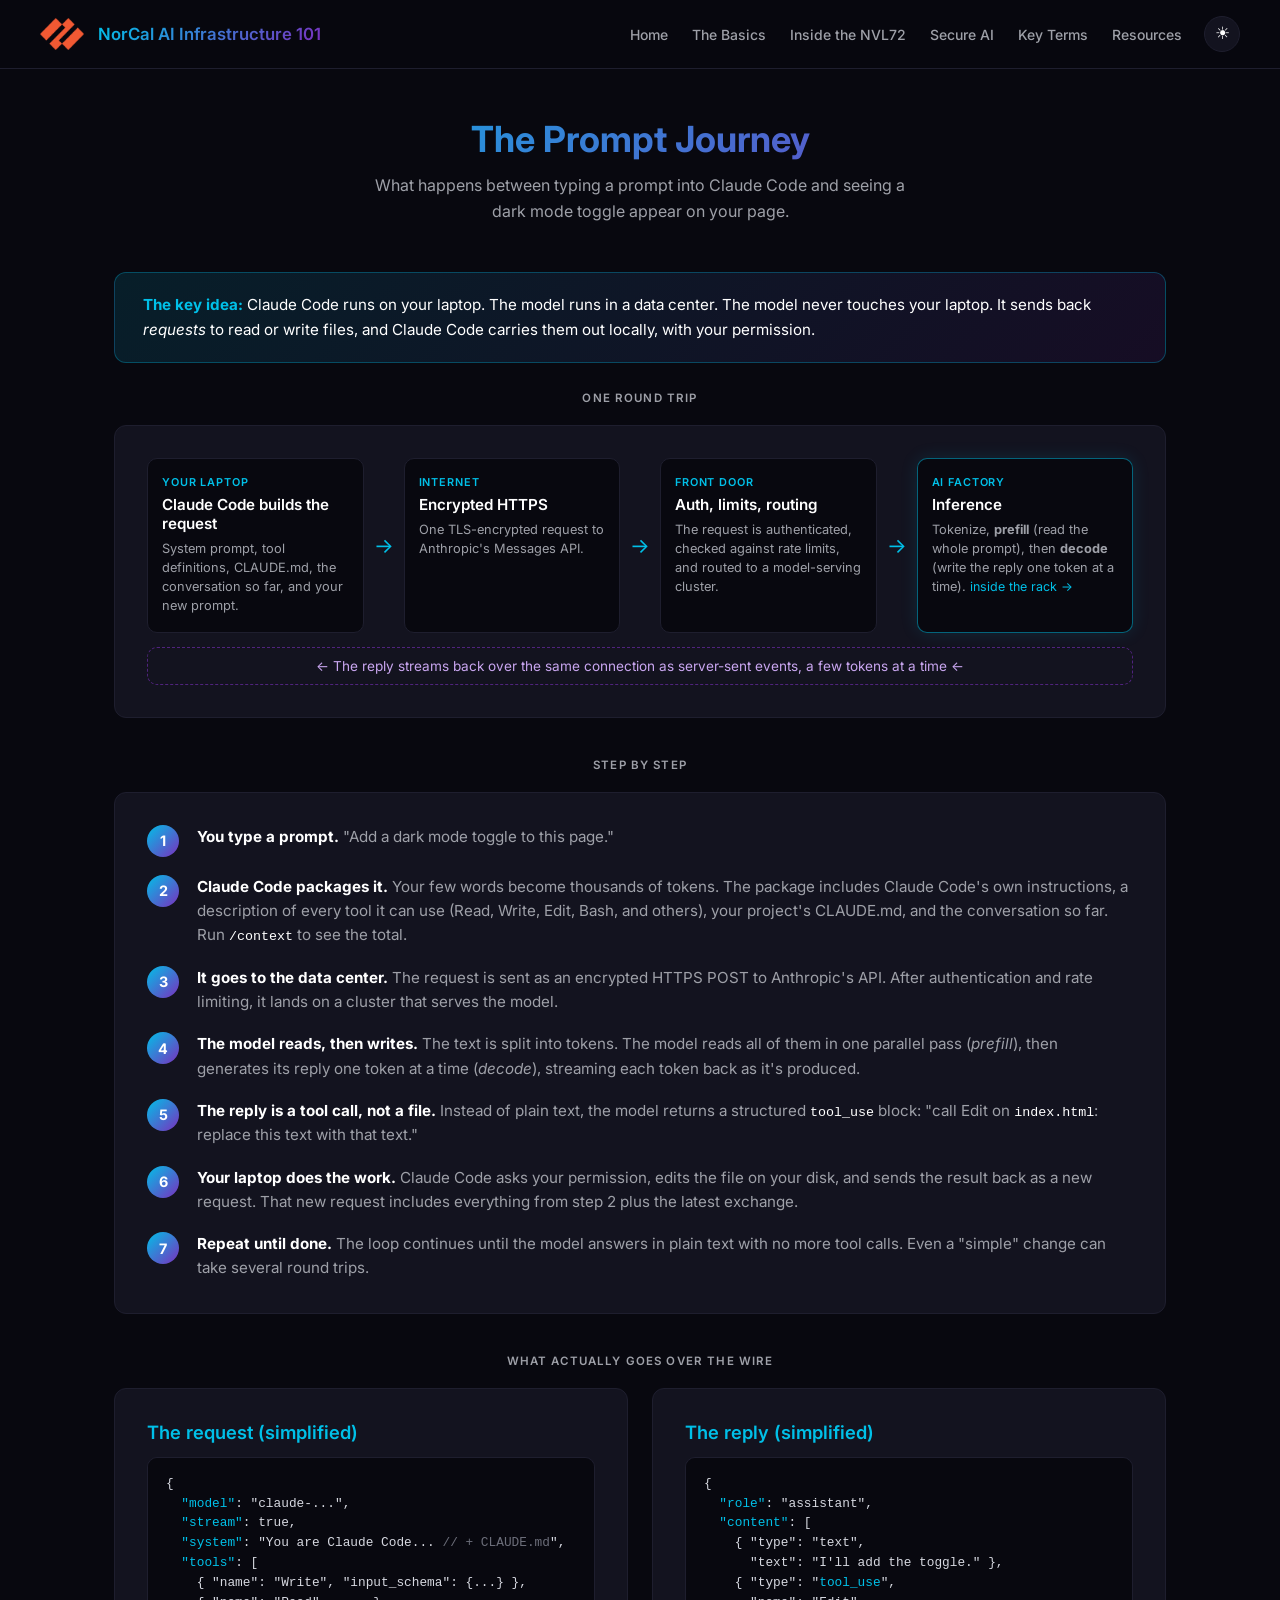
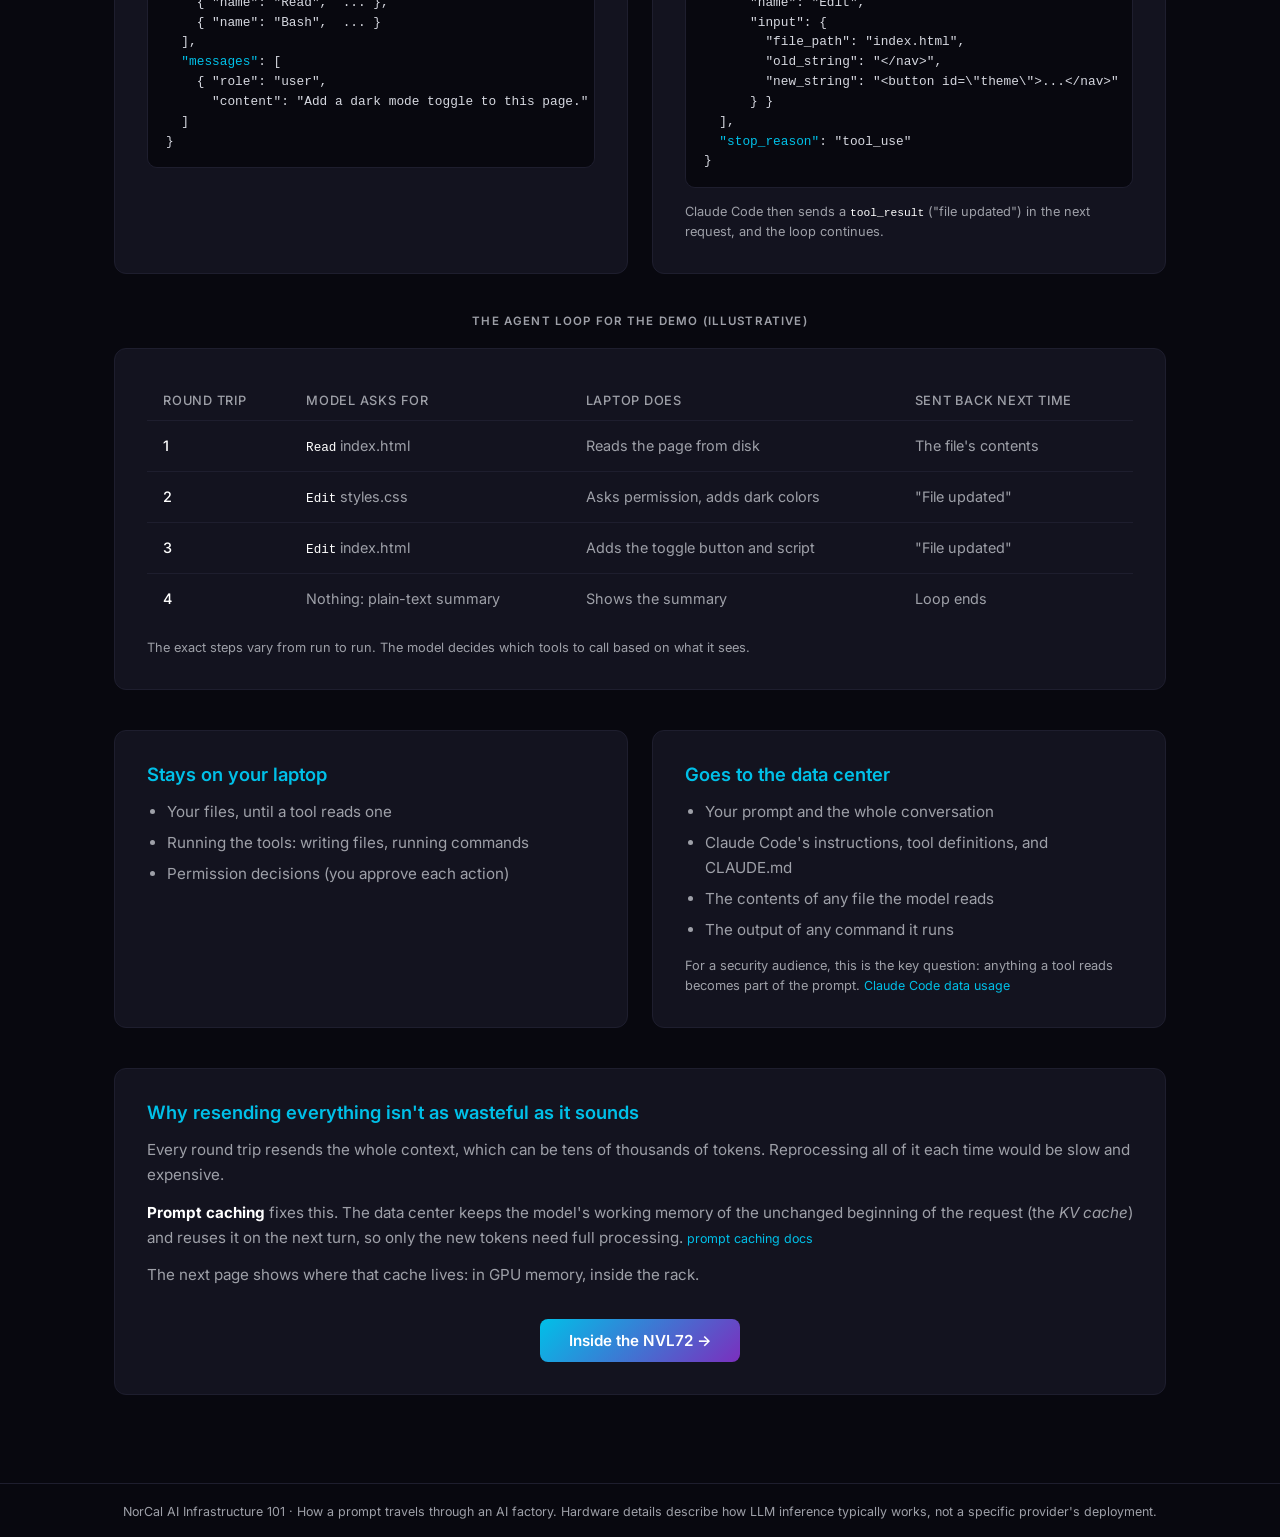
<file: site/journey.html>
<!DOCTYPE html>
<html lang="en">
<head>
  <meta charset="UTF-8" />
  <meta name="viewport" content="width=device-width, initial-scale=1.0" />
  <title>NorCal AI Infrastructure 101 — Prompt Journey</title>
  <link rel="icon" type="image/png" href="assets/images/PAN-Color.png" />
  <link rel="stylesheet" href="assets/css/styles.css?v=11" />
  <script src="assets/js/theme.js?v=1"></script>
</head>
<body>
  <nav>
    <img src="assets/images/PAN-Color.png" alt="Palo Alto Networks" class="logo" />
    <a class="site-title" href="index.html">NorCal AI Infrastructure 101</a>
    <div class="nav-links">
      <a href="index.html">Home</a>
      <a href="basics.html">The Basics</a>
      <a href="nvl72.html">Inside the NVL72</a>
      <a href="secure-ai.html">Secure AI</a>
      <a href="glossary.html">Key Terms</a>
      <a href="resources.html">Resources</a>
    </div>
    <button type="button" class="theme-toggle" aria-label="Dark mode" aria-pressed="true">&#9728;&#xFE0E;</button>
  </nav>

  <main>
    <div class="page-header">
      <h1>The Prompt Journey</h1>
      <p>What happens between typing a prompt into Claude Code and seeing a dark mode toggle appear on your page.</p>
    </div>

    <div class="banner">
      <strong>The key idea:</strong> Claude Code runs on your laptop. The model runs in a data center. The model never touches your laptop. It sends back <em>requests</em> to read or write files, and Claude Code carries them out locally, with your permission.
    </div>

    <p class="section-label">One round trip</p>
    <div class="card" style="margin-bottom:40px;">
      <div class="flow">
        <div class="flow-node">
          <div class="fn-where">Your laptop</div>
          <div class="fn-title">Claude Code builds the request</div>
          <div class="fn-desc">System prompt, tool definitions, CLAUDE.md, the conversation so far, and your new prompt.</div>
        </div>
        <div class="flow-arrow">&rarr;</div>
        <div class="flow-node">
          <div class="fn-where">Internet</div>
          <div class="fn-title">Encrypted HTTPS</div>
          <div class="fn-desc">One TLS-encrypted request to Anthropic's Messages API.</div>
        </div>
        <div class="flow-arrow">&rarr;</div>
        <div class="flow-node">
          <div class="fn-where">Front door</div>
          <div class="fn-title">Auth, limits, routing</div>
          <div class="fn-desc">The request is authenticated, checked against rate limits, and routed to a model-serving cluster.</div>
        </div>
        <div class="flow-arrow">&rarr;</div>
        <div class="flow-node hot">
          <div class="fn-where">AI factory</div>
          <div class="fn-title">Inference</div>
          <div class="fn-desc">Tokenize, <strong>prefill</strong> (read the whole prompt), then <strong>decode</strong> (write the reply one token at a time). <a class="src" href="nvl72.html">inside the rack &rarr;</a></div>
        </div>
      </div>
      <div class="flow-return">&larr; The reply streams back over the same connection as server-sent events, a few tokens at a time &larr;</div>
    </div>

    <p class="section-label">Step by step</p>
    <div class="card" style="margin-bottom:40px;">
      <ol class="steps">
        <li><div><strong>You type a prompt.</strong> "Add a dark mode toggle to this page."</div></li>
        <li><div><strong>Claude Code packages it.</strong> Your few words become thousands of tokens. The package includes Claude Code's own instructions, a description of every tool it can use (Read, Write, Edit, Bash, and others), your project's CLAUDE.md, and the conversation so far. Run <code>/context</code> to see the total.</div></li>
        <li><div><strong>It goes to the data center.</strong> The request is sent as an encrypted HTTPS POST to Anthropic's API. After authentication and rate limiting, it lands on a cluster that serves the model.</div></li>
        <li><div><strong>The model reads, then writes.</strong> The text is split into tokens. The model reads all of them in one parallel pass (<em>prefill</em>), then generates its reply one token at a time (<em>decode</em>), streaming each token back as it's produced.</div></li>
        <li><div><strong>The reply is a tool call, not a file.</strong> Instead of plain text, the model returns a structured <code>tool_use</code> block: "call Edit on <code>index.html</code>: replace this text with that text."</div></li>
        <li><div><strong>Your laptop does the work.</strong> Claude Code asks your permission, edits the file on your disk, and sends the result back as a new request. That new request includes everything from step 2 plus the latest exchange.</div></li>
        <li><div><strong>Repeat until done.</strong> The loop continues until the model answers in plain text with no more tool calls. Even a "simple" change can take several round trips.</div></li>
      </ol>
    </div>

    <p class="section-label">What actually goes over the wire</p>
    <div class="two-col" style="margin-bottom:40px;">
      <div class="card">
        <h2>The request (simplified)</h2>
        <pre class="code">{
  <span class="k">"model"</span>: "claude-...",
  <span class="k">"stream"</span>: true,
  <span class="k">"system"</span>: "You are Claude Code... <span class="c">// + CLAUDE.md</span>",
  <span class="k">"tools"</span>: [
    { "name": "Write", "input_schema": {...} },
    { "name": "Read",  ... },
    { "name": "Bash",  ... }
  ],
  <span class="k">"messages"</span>: [
    { "role": "user",
      "content": "Add a dark mode toggle to this page." }
  ]
}</pre>
      </div>
      <div class="card">
        <h2>The reply (simplified)</h2>
        <pre class="code">{
  <span class="k">"role"</span>: "assistant",
  <span class="k">"content"</span>: [
    { "type": "text",
      "text": "I'll add the toggle." },
    { "type": "<span class="k">tool_use</span>",
      "name": "Edit",
      "input": {
        "file_path": "index.html",
        "old_string": "&lt;/nav&gt;",
        "new_string": "&lt;button id=\"theme\"&gt;...&lt;/nav&gt;"
      } }
  ],
  <span class="k">"stop_reason"</span>: "tool_use"
}</pre>
        <p class="note">Claude Code then sends a <code>tool_result</code> ("file updated") in the next request, and the loop continues.</p>
      </div>
    </div>

    <p class="section-label">The agent loop for the demo (illustrative)</p>
    <div class="card" style="margin-bottom:40px;">
      <div class="table-wrap">
        <table class="scoreboard-table">
          <tr><th>Round trip</th><th>Model asks for</th><th>Laptop does</th><th>Sent back next time</th></tr>
          <tr><td>1</td><td><code>Read</code> index.html</td><td>Reads the page from disk</td><td>The file's contents</td></tr>
          <tr><td>2</td><td><code>Edit</code> styles.css</td><td>Asks permission, adds dark colors</td><td>"File updated"</td></tr>
          <tr><td>3</td><td><code>Edit</code> index.html</td><td>Adds the toggle button and script</td><td>"File updated"</td></tr>
          <tr><td>4</td><td>Nothing: plain-text summary</td><td>Shows the summary</td><td>Loop ends</td></tr>
        </table>
      </div>
      <p class="note">The exact steps vary from run to run. The model decides which tools to call based on what it sees.</p>
    </div>

    <div class="two-col" style="margin-bottom:40px;">
      <div class="card">
        <h2>Stays on your laptop</h2>
        <div class="prose">
          <ul>
            <li>Your files, until a tool reads one</li>
            <li>Running the tools: writing files, running commands</li>
            <li>Permission decisions (you approve each action)</li>
          </ul>
        </div>
      </div>
      <div class="card">
        <h2>Goes to the data center</h2>
        <div class="prose">
          <ul>
            <li>Your prompt and the whole conversation</li>
            <li>Claude Code's instructions, tool definitions, and CLAUDE.md</li>
            <li>The contents of any file the model reads</li>
            <li>The output of any command it runs</li>
          </ul>
        </div>
        <p class="note">For a security audience, this is the key question: anything a tool reads becomes part of the prompt. <a class="src" href="https://code.claude.com/docs/en/data-usage" target="_blank" rel="noopener">Claude Code data usage</a></p>
      </div>
    </div>

    <div class="card" style="margin-bottom:40px;">
      <h2>Why resending everything isn't as wasteful as it sounds</h2>
      <div class="prose">
        <p>Every round trip resends the whole context, which can be tens of thousands of tokens. Reprocessing all of it each time would be slow and expensive.</p>
        <p><strong>Prompt caching</strong> fixes this. The data center keeps the model's working memory of the unchanged beginning of the request (the <em>KV cache</em>) and reuses it on the next turn, so only the new tokens need full processing. <a class="src" href="https://docs.claude.com/en/docs/build-with-claude/prompt-caching" target="_blank" rel="noopener">prompt caching docs</a></p>
        <p>The next page shows where that cache lives: in GPU memory, inside the rack.</p>
      </div>
      <div class="cta-row">
        <a href="nvl72.html" class="btn btn-primary" style="width:auto;">Inside the NVL72 &rarr;</a>
      </div>
    </div>
  </main>

  <footer>
    NorCal AI Infrastructure 101 &middot; How a prompt travels through an AI factory. Hardware details describe how LLM inference typically works, not a specific provider's deployment.
  </footer>
</body>
</html>
</file>
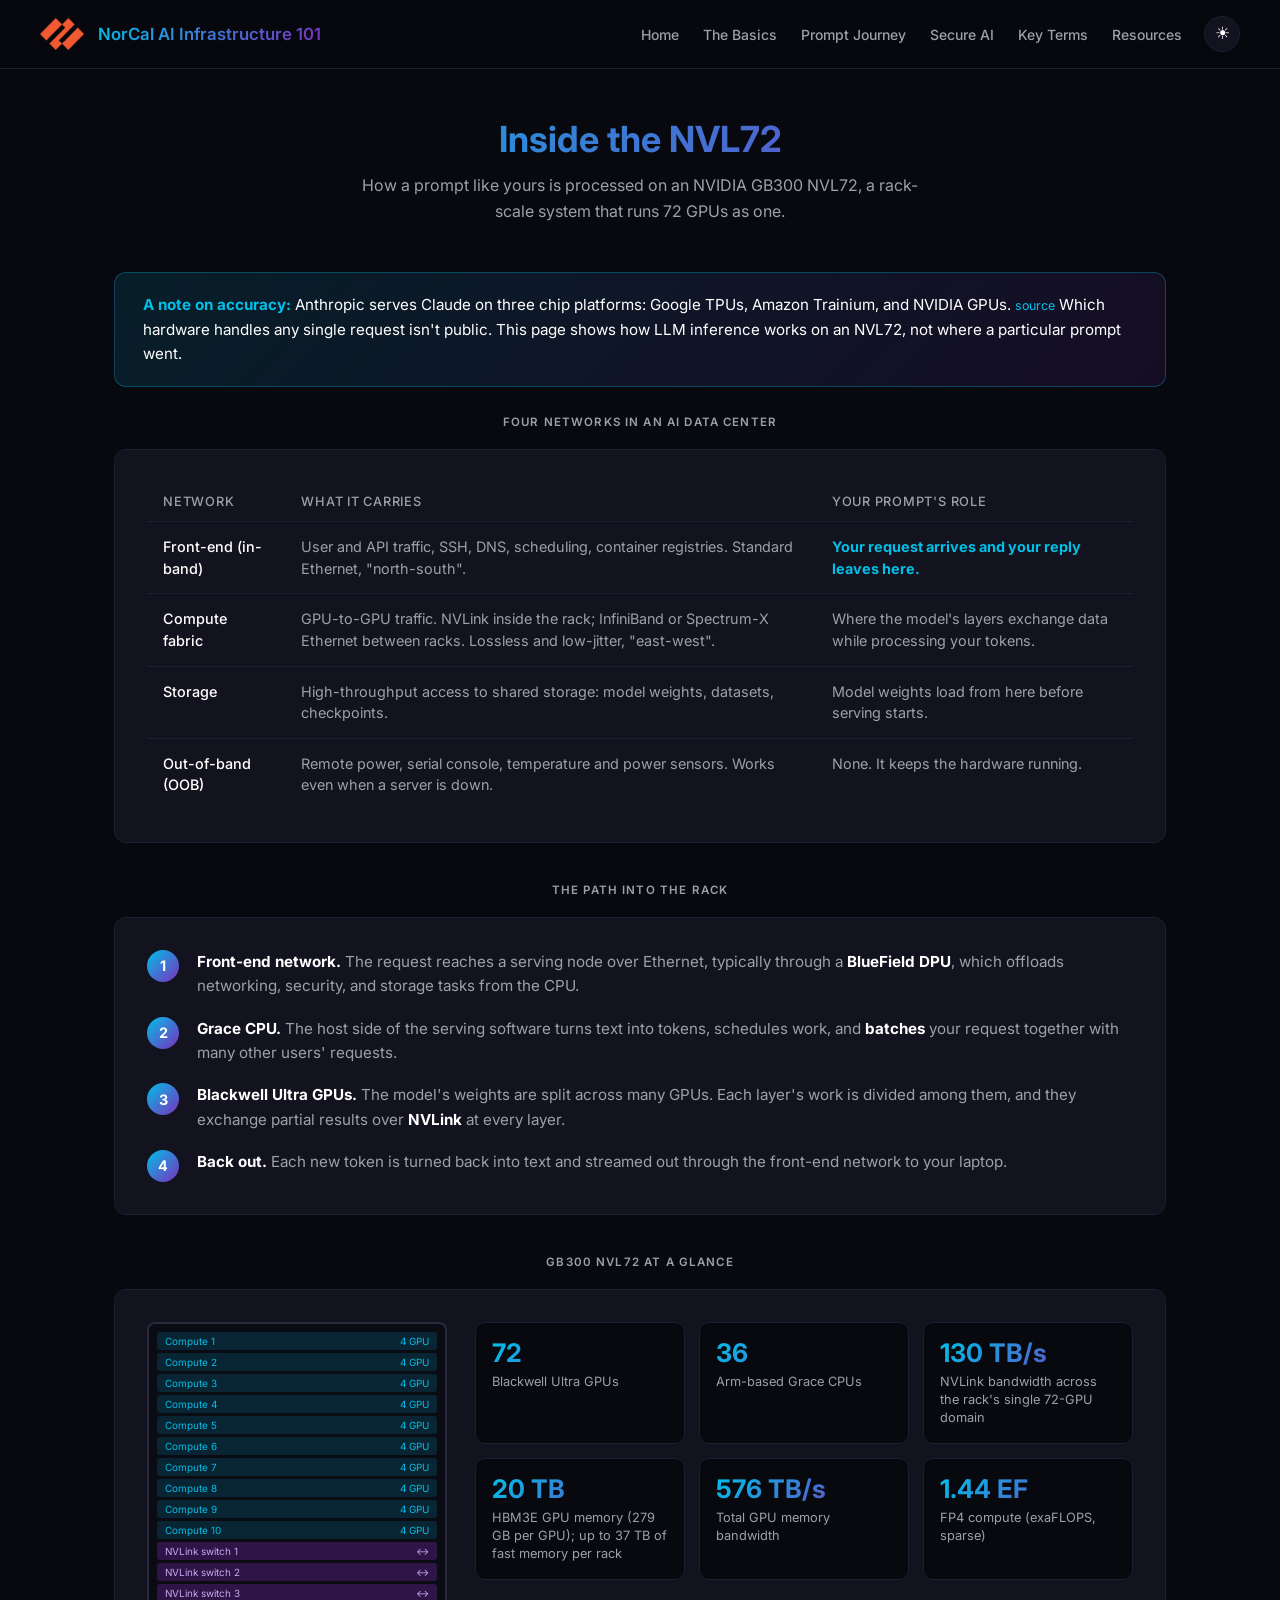
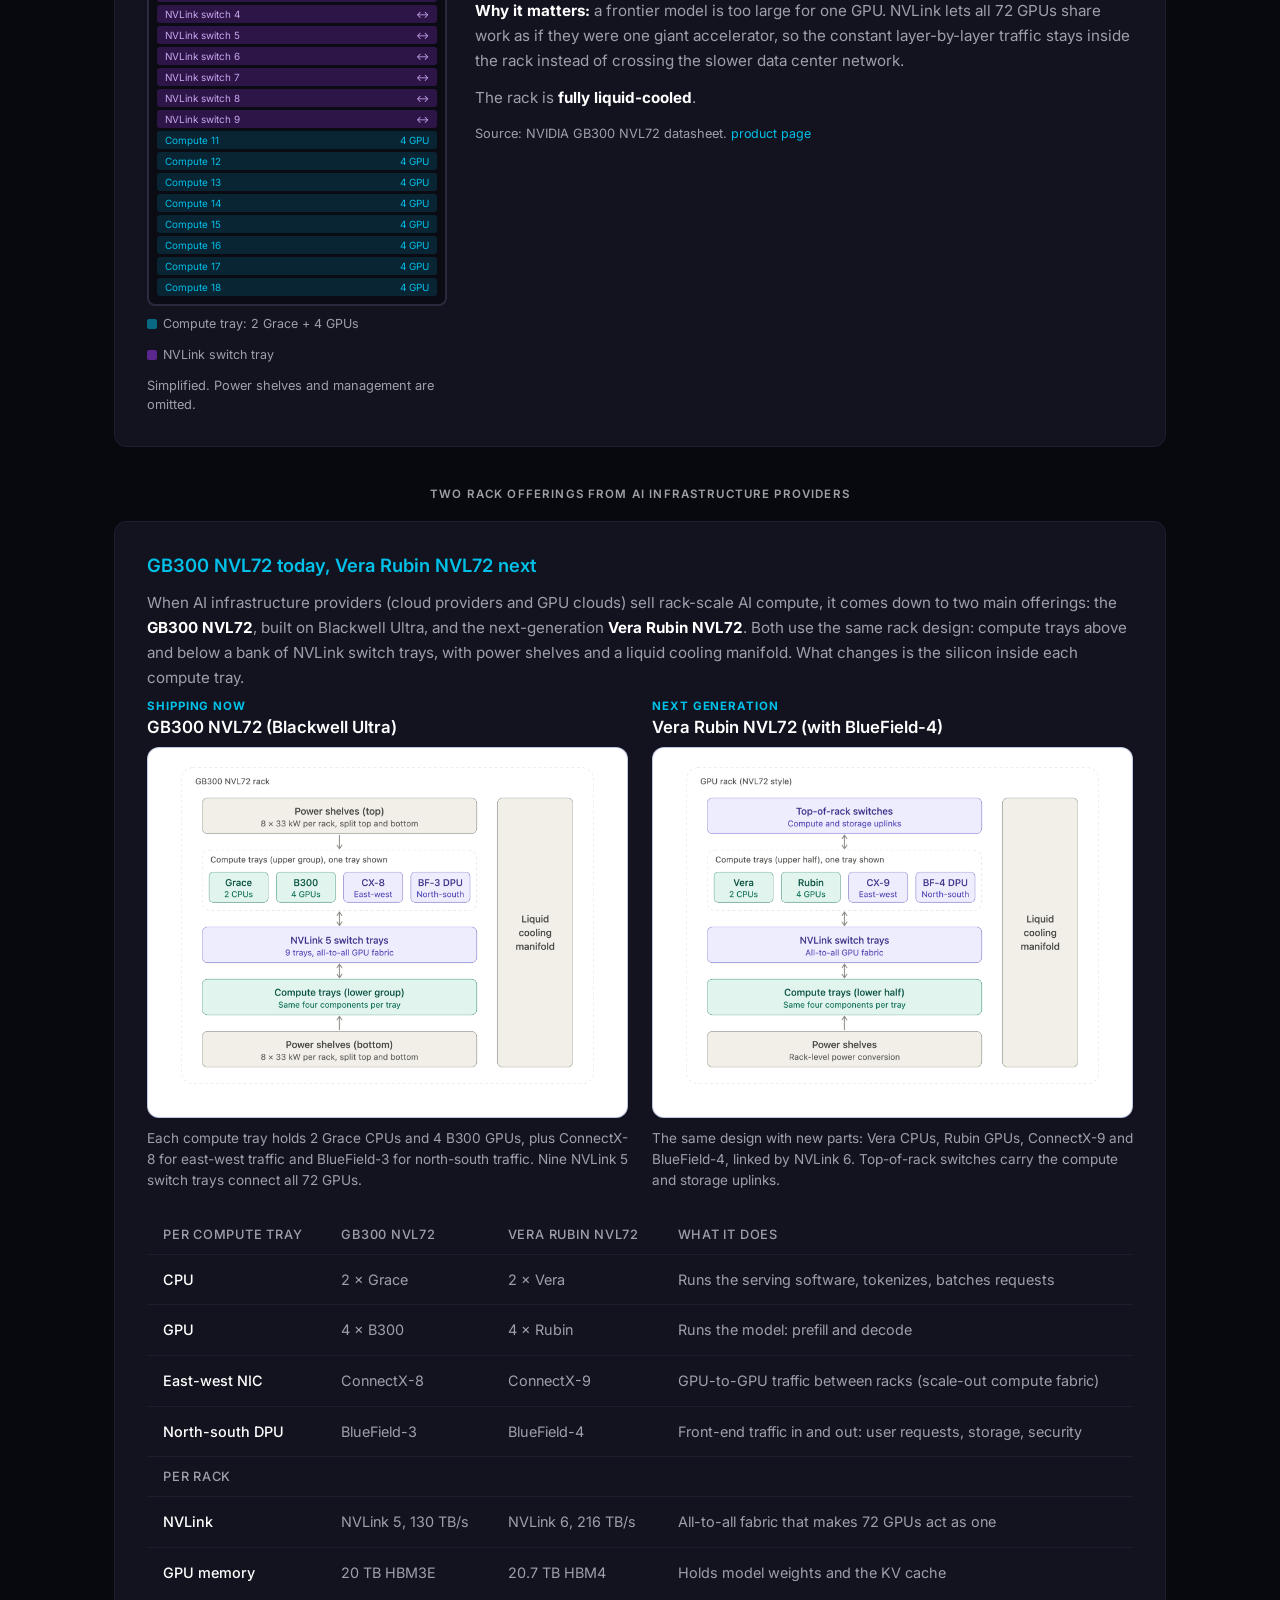
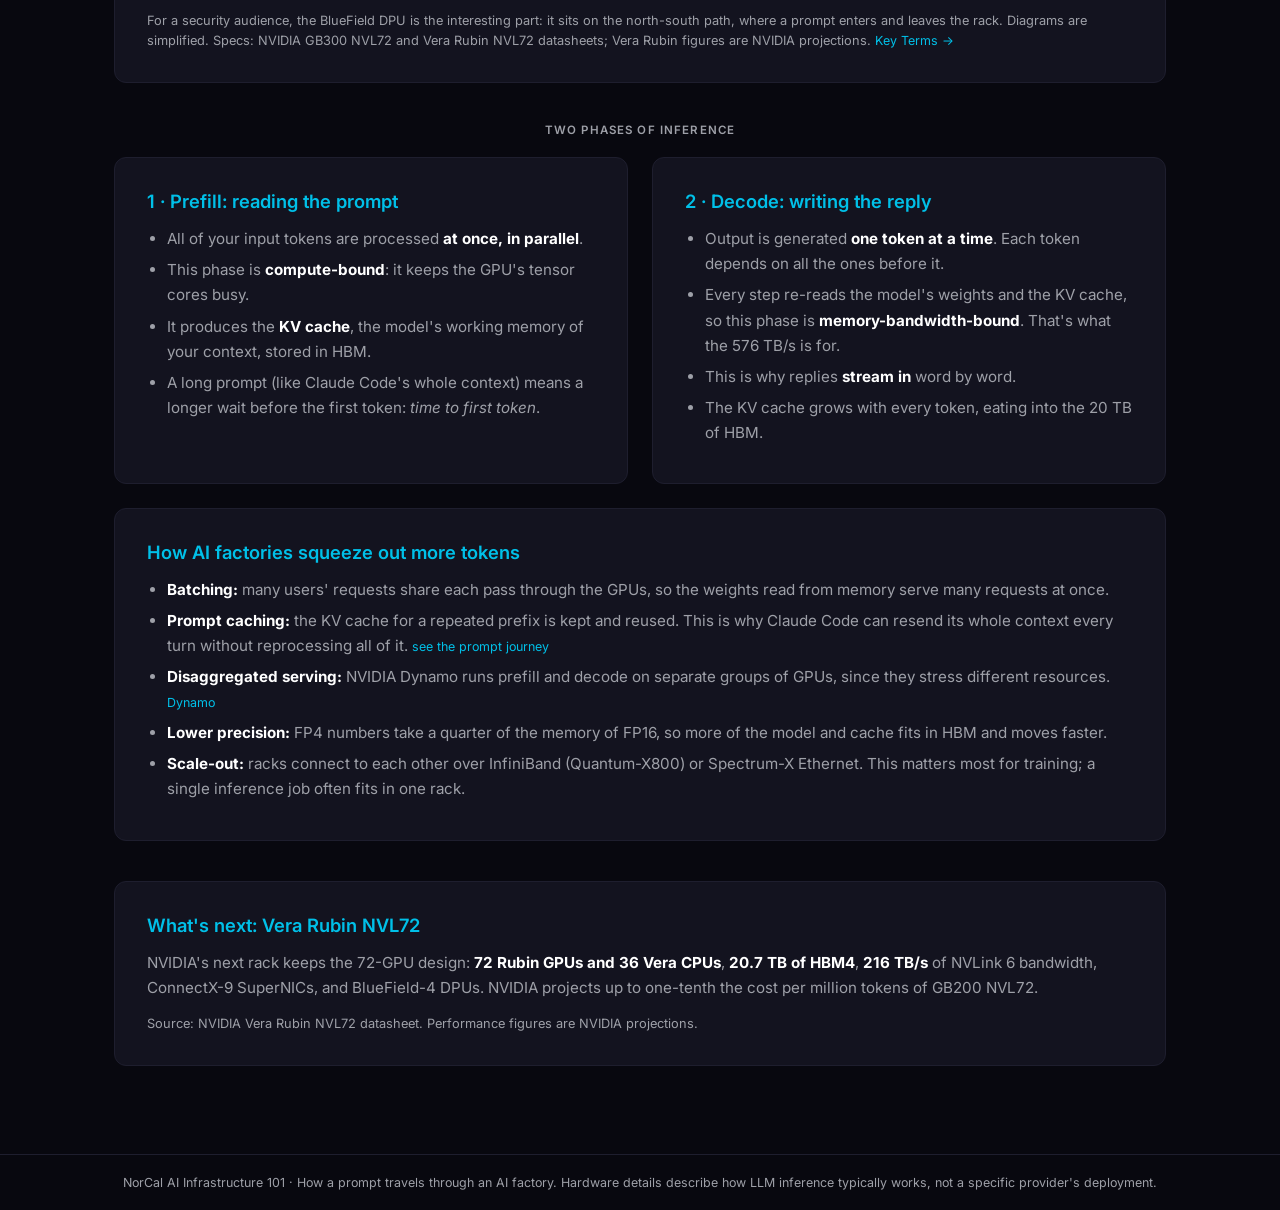
<file: site/nvl72.html>
<!DOCTYPE html>
<html lang="en">
<head>
  <meta charset="UTF-8" />
  <meta name="viewport" content="width=device-width, initial-scale=1.0" />
  <title>NorCal AI Infrastructure 101 — Inside the NVL72</title>
  <link rel="icon" type="image/png" href="assets/images/PAN-Color.png" />
  <link rel="stylesheet" href="assets/css/styles.css?v=11" />
  <script src="assets/js/theme.js?v=1"></script>
</head>
<body>
  <nav>
    <img src="assets/images/PAN-Color.png" alt="Palo Alto Networks" class="logo" />
    <a class="site-title" href="index.html">NorCal AI Infrastructure 101</a>
    <div class="nav-links">
      <a href="index.html">Home</a>
      <a href="basics.html">The Basics</a>
      <a href="journey.html">Prompt Journey</a>
      <a href="secure-ai.html">Secure AI</a>
      <a href="glossary.html">Key Terms</a>
      <a href="resources.html">Resources</a>
    </div>
    <button type="button" class="theme-toggle" aria-label="Dark mode" aria-pressed="true">&#9728;&#xFE0E;</button>
  </nav>

  <main>
    <div class="page-header">
      <h1>Inside the NVL72</h1>
      <p>How a prompt like yours is processed on an NVIDIA GB300 NVL72, a rack-scale system that runs 72 GPUs as one.</p>
    </div>

    <div class="banner">
      <strong>A note on accuracy:</strong> Anthropic serves Claude on three chip platforms: Google TPUs, Amazon Trainium, and NVIDIA GPUs. <a class="src" href="https://www.anthropic.com/news/expanding-our-use-of-google-cloud-tpus-and-services" target="_blank" rel="noopener">source</a> Which hardware handles any single request isn't public. This page shows how LLM inference works on an NVL72, not where a particular prompt went.
    </div>

    <p class="section-label">Four networks in an AI data center</p>
    <div class="card" style="margin-bottom:40px;">
      <div class="table-wrap">
        <table class="scoreboard-table">
          <tr><th>Network</th><th>What it carries</th><th>Your prompt's role</th></tr>
          <tr><td>Front-end (in-band)</td><td>User and API traffic, SSH, DNS, scheduling, container registries. Standard Ethernet, "north-south".</td><td><strong style="color:var(--cyan)">Your request arrives and your reply leaves here.</strong></td></tr>
          <tr><td>Compute fabric</td><td>GPU-to-GPU traffic. NVLink inside the rack; InfiniBand or Spectrum-X Ethernet between racks. Lossless and low-jitter, "east-west".</td><td>Where the model's layers exchange data while processing your tokens.</td></tr>
          <tr><td>Storage</td><td>High-throughput access to shared storage: model weights, datasets, checkpoints.</td><td>Model weights load from here before serving starts.</td></tr>
          <tr><td>Out-of-band (OOB)</td><td>Remote power, serial console, temperature and power sensors. Works even when a server is down.</td><td>None. It keeps the hardware running.</td></tr>
        </table>
      </div>
    </div>

    <p class="section-label">The path into the rack</p>
    <div class="card" style="margin-bottom:40px;">
      <ol class="steps">
        <li><div><strong>Front-end network.</strong> The request reaches a serving node over Ethernet, typically through a <strong>BlueField DPU</strong>, which offloads networking, security, and storage tasks from the CPU.</div></li>
        <li><div><strong>Grace CPU.</strong> The host side of the serving software turns text into tokens, schedules work, and <strong>batches</strong> your request together with many other users' requests.</div></li>
        <li><div><strong>Blackwell Ultra GPUs.</strong> The model's weights are split across many GPUs. Each layer's work is divided among them, and they exchange partial results over <strong>NVLink</strong> at every layer.</div></li>
        <li><div><strong>Back out.</strong> Each new token is turned back into text and streamed out through the front-end network to your laptop.</div></li>
      </ol>
    </div>

    <p class="section-label">GB300 NVL72 at a glance</p>
    <div class="card" style="margin-bottom:40px;">
      <div class="rack-wrap">
        <div>
          <div class="rack" aria-label="Simplified NVL72 rack: 10 compute trays, 9 NVLink switch trays, 8 compute trays">
            <div class="tray compute"><span>Compute 1</span><span>4 GPU</span></div>
            <div class="tray compute"><span>Compute 2</span><span>4 GPU</span></div>
            <div class="tray compute"><span>Compute 3</span><span>4 GPU</span></div>
            <div class="tray compute"><span>Compute 4</span><span>4 GPU</span></div>
            <div class="tray compute"><span>Compute 5</span><span>4 GPU</span></div>
            <div class="tray compute"><span>Compute 6</span><span>4 GPU</span></div>
            <div class="tray compute"><span>Compute 7</span><span>4 GPU</span></div>
            <div class="tray compute"><span>Compute 8</span><span>4 GPU</span></div>
            <div class="tray compute"><span>Compute 9</span><span>4 GPU</span></div>
            <div class="tray compute"><span>Compute 10</span><span>4 GPU</span></div>
            <div class="tray switch"><span>NVLink switch 1</span><span>&harr;</span></div>
            <div class="tray switch"><span>NVLink switch 2</span><span>&harr;</span></div>
            <div class="tray switch"><span>NVLink switch 3</span><span>&harr;</span></div>
            <div class="tray switch"><span>NVLink switch 4</span><span>&harr;</span></div>
            <div class="tray switch"><span>NVLink switch 5</span><span>&harr;</span></div>
            <div class="tray switch"><span>NVLink switch 6</span><span>&harr;</span></div>
            <div class="tray switch"><span>NVLink switch 7</span><span>&harr;</span></div>
            <div class="tray switch"><span>NVLink switch 8</span><span>&harr;</span></div>
            <div class="tray switch"><span>NVLink switch 9</span><span>&harr;</span></div>
            <div class="tray compute"><span>Compute 11</span><span>4 GPU</span></div>
            <div class="tray compute"><span>Compute 12</span><span>4 GPU</span></div>
            <div class="tray compute"><span>Compute 13</span><span>4 GPU</span></div>
            <div class="tray compute"><span>Compute 14</span><span>4 GPU</span></div>
            <div class="tray compute"><span>Compute 15</span><span>4 GPU</span></div>
            <div class="tray compute"><span>Compute 16</span><span>4 GPU</span></div>
            <div class="tray compute"><span>Compute 17</span><span>4 GPU</span></div>
            <div class="tray compute"><span>Compute 18</span><span>4 GPU</span></div>
          </div>
          <div class="rack-legend"><span class="lg-c">Compute tray: 2 Grace + 4 GPUs</span><span class="lg-s">NVLink switch tray</span></div>
          <p class="note">Simplified. Power shelves and management are omitted.</p>
        </div>
        <div>
          <div class="stat-grid">
            <div class="stat"><div class="v">72</div><div class="l">Blackwell Ultra GPUs</div></div>
            <div class="stat"><div class="v">36</div><div class="l">Arm-based Grace CPUs</div></div>
            <div class="stat"><div class="v">130 TB/s</div><div class="l">NVLink bandwidth across the rack's single 72-GPU domain</div></div>
            <div class="stat"><div class="v">20 TB</div><div class="l">HBM3E GPU memory (279 GB per GPU); up to 37 TB of fast memory per rack</div></div>
            <div class="stat"><div class="v">576 TB/s</div><div class="l">Total GPU memory bandwidth</div></div>
            <div class="stat"><div class="v">1.44 EF</div><div class="l">FP4 compute (exaFLOPS, sparse)</div></div>
          </div>
          <div class="prose" style="margin-top:18px;">
            <p><strong>Why it matters:</strong> a frontier model is too large for one GPU. NVLink lets all 72 GPUs share work as if they were one giant accelerator, so the constant layer-by-layer traffic stays inside the rack instead of crossing the slower data center network.</p>
            <p>The rack is <strong>fully liquid-cooled</strong>.</p>
          </div>
          <p class="note">Source: NVIDIA GB300 NVL72 datasheet. <a class="src" href="https://www.nvidia.com/en-us/data-center/gb300-nvl72/" target="_blank" rel="noopener">product page</a></p>
        </div>
      </div>
    </div>

    <p class="section-label">Two rack offerings from AI infrastructure providers</p>
    <div class="card" style="margin-bottom:40px;">
      <h2>GB300 NVL72 today, Vera Rubin NVL72 next</h2>
      <div class="prose">
        <p>When AI infrastructure providers (cloud providers and GPU clouds) sell rack-scale AI compute, it comes down to two main offerings: the <strong>GB300 NVL72</strong>, built on Blackwell Ultra, and the next-generation <strong>Vera Rubin NVL72</strong>. Both use the same rack design: compute trays above and below a bank of NVLink switch trays, with power shelves and a liquid cooling manifold. What changes is the silicon inside each compute tray.</p>
      </div>
      <div class="rack-figs">
        <figure class="rack-fig">
          <span class="fig-tag">Shipping now</span>
          <h3>GB300 NVL72 (Blackwell Ultra)</h3>
          <a class="fig-img" href="assets/images/gb300_nvl72_rack_layout.png" target="_blank" rel="noopener"><img src="assets/images/gb300_nvl72_rack_layout.png" width="1600" height="1223" loading="lazy" alt="GB300 NVL72 rack layout: power shelves at top and bottom, an upper group of compute trays each with 2 Grace CPUs, 4 B300 GPUs, a ConnectX-8 NIC for east-west traffic and a BlueField-3 DPU for north-south traffic, 9 NVLink 5 switch trays forming an all-to-all GPU fabric, a lower group of compute trays, and a liquid cooling manifold."></a>
          <figcaption>Each compute tray holds 2 Grace CPUs and 4 B300 GPUs, plus ConnectX-8 for east-west traffic and BlueField-3 for north-south traffic. Nine NVLink 5 switch trays connect all 72 GPUs.</figcaption>
        </figure>
        <figure class="rack-fig">
          <span class="fig-tag">Next generation</span>
          <h3>Vera Rubin NVL72 (with BlueField-4)</h3>
          <a class="fig-img" href="assets/images/gpu_rack_layout_with_bluefield4_dpu.png" target="_blank" rel="noopener"><img src="assets/images/gpu_rack_layout_with_bluefield4_dpu.png" width="1600" height="1223" loading="lazy" alt="Vera Rubin NVL72-style rack layout: top-of-rack switches for compute and storage uplinks, an upper half of compute trays each with 2 Vera CPUs, 4 Rubin GPUs, a ConnectX-9 NIC for east-west traffic and a BlueField-4 DPU for north-south traffic, NVLink switch trays forming an all-to-all GPU fabric, a lower half of compute trays, power shelves, and a liquid cooling manifold."></a>
          <figcaption>The same design with new parts: Vera CPUs, Rubin GPUs, ConnectX-9 and BlueField-4, linked by NVLink 6. Top-of-rack switches carry the compute and storage uplinks.</figcaption>
        </figure>
      </div>
      <div class="table-wrap">
        <table class="scoreboard-table">
          <tr><th>Per compute tray</th><th>GB300 NVL72</th><th>Vera Rubin NVL72</th><th>What it does</th></tr>
          <tr><td>CPU</td><td>2 &times; Grace</td><td>2 &times; Vera</td><td>Runs the serving software, tokenizes, batches requests</td></tr>
          <tr><td>GPU</td><td>4 &times; B300</td><td>4 &times; Rubin</td><td>Runs the model: prefill and decode</td></tr>
          <tr><td>East-west NIC</td><td>ConnectX-8</td><td>ConnectX-9</td><td>GPU-to-GPU traffic between racks (scale-out compute fabric)</td></tr>
          <tr><td>North-south DPU</td><td>BlueField-3</td><td>BlueField-4</td><td>Front-end traffic in and out: user requests, storage, security</td></tr>
          <tr><th>Per rack</th><th></th><th></th><th></th></tr>
          <tr><td>NVLink</td><td>NVLink 5, 130 TB/s</td><td>NVLink 6, 216 TB/s</td><td>All-to-all fabric that makes 72 GPUs act as one</td></tr>
          <tr><td>GPU memory</td><td>20 TB HBM3E</td><td>20.7 TB HBM4</td><td>Holds model weights and the KV cache</td></tr>
        </table>
      </div>
      <p class="note">For a security audience, the BlueField DPU is the interesting part: it sits on the north-south path, where a prompt enters and leaves the rack. Diagrams are simplified. Specs: NVIDIA GB300 NVL72 and Vera Rubin NVL72 datasheets; Vera Rubin figures are NVIDIA projections. <a class="src" href="glossary.html">Key Terms &rarr;</a></p>
    </div>

    <p class="section-label">Two phases of inference</p>
    <div class="two-col" style="margin-bottom:24px;">
      <div class="card">
        <h2>1 &middot; Prefill: reading the prompt</h2>
        <div class="prose">
          <ul>
            <li>All of your input tokens are processed <strong>at once, in parallel</strong>.</li>
            <li>This phase is <strong>compute-bound</strong>: it keeps the GPU's tensor cores busy.</li>
            <li>It produces the <strong>KV cache</strong>, the model's working memory of your context, stored in HBM.</li>
            <li>A long prompt (like Claude Code's whole context) means a longer wait before the first token: <em>time to first token</em>.</li>
          </ul>
        </div>
      </div>
      <div class="card">
        <h2>2 &middot; Decode: writing the reply</h2>
        <div class="prose">
          <ul>
            <li>Output is generated <strong>one token at a time</strong>. Each token depends on all the ones before it.</li>
            <li>Every step re-reads the model's weights and the KV cache, so this phase is <strong>memory-bandwidth-bound</strong>. That's what the 576 TB/s is for.</li>
            <li>This is why replies <strong>stream in</strong> word by word.</li>
            <li>The KV cache grows with every token, eating into the 20 TB of HBM.</li>
          </ul>
        </div>
      </div>
    </div>

    <div class="card" style="margin-bottom:40px;">
      <h2>How AI factories squeeze out more tokens</h2>
      <div class="prose">
        <ul>
          <li><strong>Batching:</strong> many users' requests share each pass through the GPUs, so the weights read from memory serve many requests at once.</li>
          <li><strong>Prompt caching:</strong> the KV cache for a repeated prefix is kept and reused. This is why Claude Code can resend its whole context every turn without reprocessing all of it. <a class="src" href="journey.html">see the prompt journey</a></li>
          <li><strong>Disaggregated serving:</strong> NVIDIA Dynamo runs prefill and decode on separate groups of GPUs, since they stress different resources. <a class="src" href="https://www.nvidia.com/en-us/ai/dynamo/" target="_blank" rel="noopener">Dynamo</a></li>
          <li><strong>Lower precision:</strong> FP4 numbers take a quarter of the memory of FP16, so more of the model and cache fits in HBM and moves faster.</li>
          <li><strong>Scale-out:</strong> racks connect to each other over InfiniBand (Quantum-X800) or Spectrum-X Ethernet. This matters most for training; a single inference job often fits in one rack.</li>
        </ul>
      </div>
    </div>

    <div class="card" style="margin-bottom:40px;">
      <h2>What's next: Vera Rubin NVL72</h2>
      <div class="prose">
        <p>NVIDIA's next rack keeps the 72-GPU design: <strong>72 Rubin GPUs and 36 Vera CPUs</strong>, <strong>20.7 TB of HBM4</strong>, <strong>216 TB/s</strong> of NVLink 6 bandwidth, ConnectX-9 SuperNICs, and BlueField-4 DPUs. NVIDIA projects up to one-tenth the cost per million tokens of GB200 NVL72.</p>
      </div>
      <p class="note">Source: NVIDIA Vera Rubin NVL72 datasheet. Performance figures are NVIDIA projections.</p>
    </div>
  </main>

  <footer>
    NorCal AI Infrastructure 101 &middot; How a prompt travels through an AI factory. Hardware details describe how LLM inference typically works, not a specific provider's deployment.
  </footer>
</body>
</html>
</file>
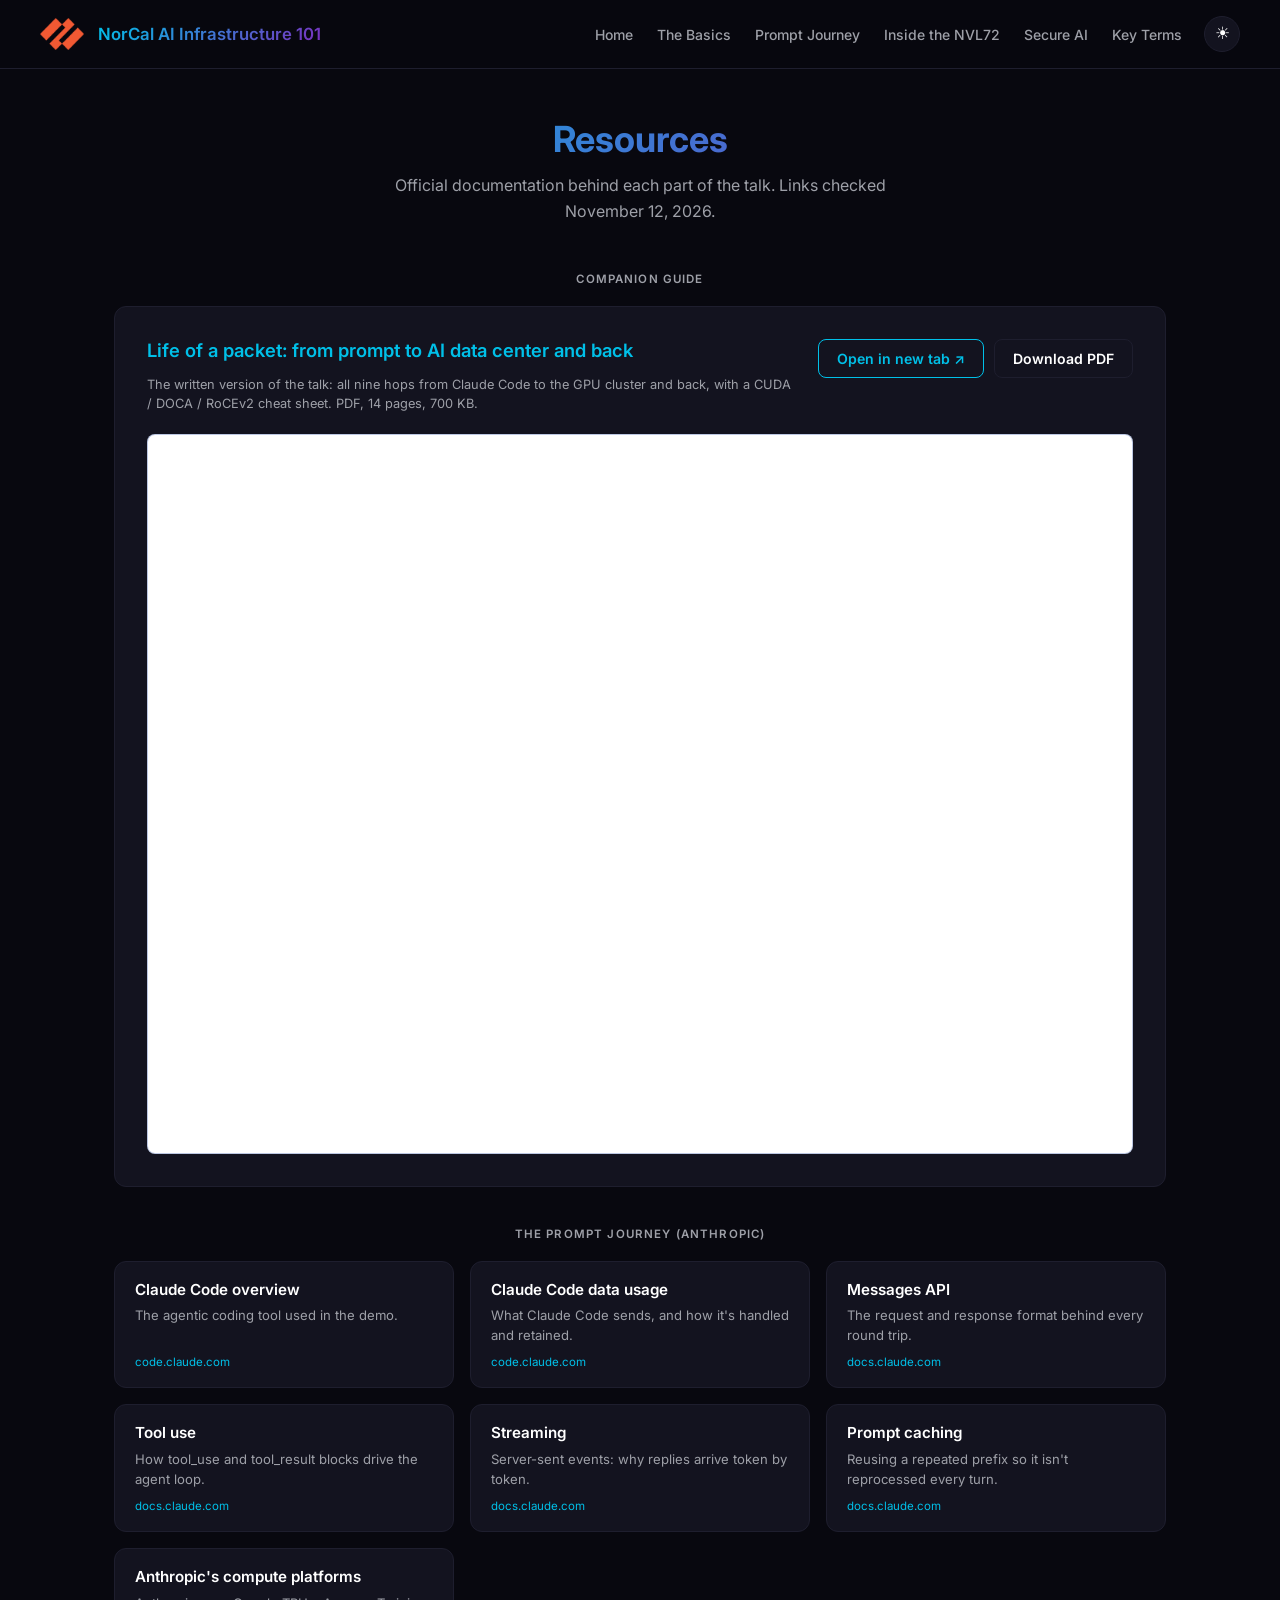
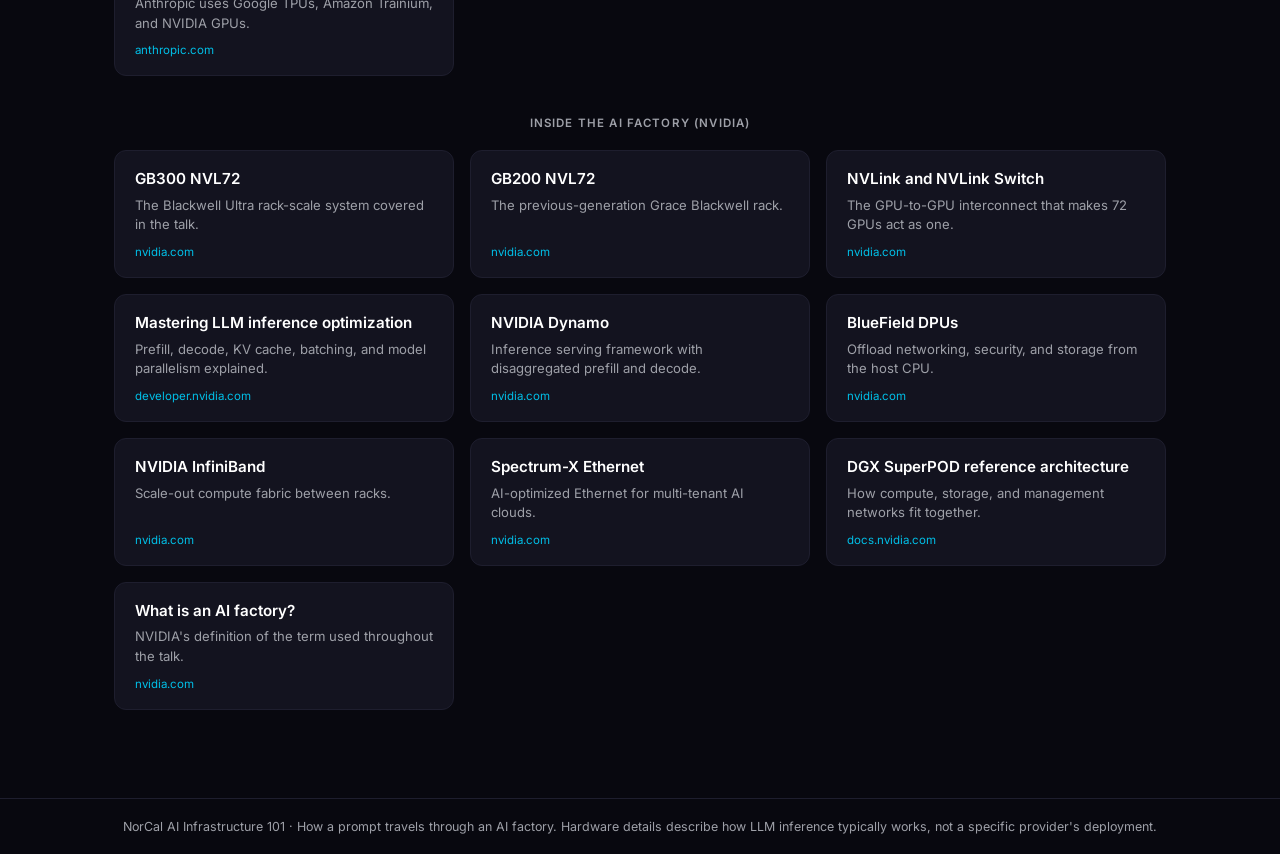
<file: site/resources.html>
<!DOCTYPE html>
<html lang="en">
<head>
  <meta charset="UTF-8" />
  <meta name="viewport" content="width=device-width, initial-scale=1.0" />
  <title>NorCal AI Infrastructure 101 — Resources</title>
  <link rel="icon" type="image/png" href="assets/images/PAN-Color.png" />
  <link rel="stylesheet" href="assets/css/styles.css?v=11" />
  <script src="assets/js/theme.js?v=1"></script>
</head>
<body>
  <nav>
    <img src="assets/images/PAN-Color.png" alt="Palo Alto Networks" class="logo" />
    <a class="site-title" href="index.html">NorCal AI Infrastructure 101</a>
    <div class="nav-links">
      <a href="index.html">Home</a>
      <a href="basics.html">The Basics</a>
      <a href="journey.html">Prompt Journey</a>
      <a href="nvl72.html">Inside the NVL72</a>
      <a href="secure-ai.html">Secure AI</a>
      <a href="glossary.html">Key Terms</a>
    </div>
    <button type="button" class="theme-toggle" aria-label="Dark mode" aria-pressed="true">&#9728;&#xFE0E;</button>
  </nav>

  <main>
    <div class="page-header">
      <h1>Resources</h1>
      <p>Official documentation behind each part of the talk. Links checked November 12, 2026.</p>
    </div>

    <p class="section-label">Companion guide</p>
    <div class="card pdf-card">
      <div class="pdf-head">
        <div>
          <h2>Life of a packet: from prompt to AI data center and back</h2>
          <p class="note">The written version of the talk: all nine hops from Claude Code to the GPU cluster and back, with a CUDA / DOCA / RoCEv2 cheat sheet. PDF, 14 pages, 700 KB.</p>
        </div>
        <div class="pdf-actions">
          <a class="btn btn-outline" href="assets/docs/life-of-a-packet.pdf" target="_blank" rel="noopener">Open in new tab &#8599;</a>
          <a class="btn btn-secondary" href="assets/docs/life-of-a-packet.pdf" download="Life of a packet - from prompt to AI data center and back.pdf">Download PDF</a>
        </div>
      </div>
      <iframe class="pdf-frame" src="assets/docs/life-of-a-packet.pdf#view=FitH&navpanes=0" title="Life of a packet: from prompt to AI data center and back (PDF)" loading="lazy"></iframe>
    </div>

    <p class="section-label">The prompt journey (Anthropic)</p>
    <div class="link-grid">
      <a class="link-card" href="https://code.claude.com/docs/en/overview" target="_blank" rel="noopener">
        <span class="lc-title">Claude Code overview</span>
        <span class="lc-desc">The agentic coding tool used in the demo.</span>
        <span class="lc-meta">code.claude.com</span>
      </a>
      <a class="link-card" href="https://code.claude.com/docs/en/data-usage" target="_blank" rel="noopener">
        <span class="lc-title">Claude Code data usage</span>
        <span class="lc-desc">What Claude Code sends, and how it's handled and retained.</span>
        <span class="lc-meta">code.claude.com</span>
      </a>
      <a class="link-card" href="https://docs.claude.com/en/api/messages" target="_blank" rel="noopener">
        <span class="lc-title">Messages API</span>
        <span class="lc-desc">The request and response format behind every round trip.</span>
        <span class="lc-meta">docs.claude.com</span>
      </a>
      <a class="link-card" href="https://docs.claude.com/en/docs/agents-and-tools/tool-use/overview" target="_blank" rel="noopener">
        <span class="lc-title">Tool use</span>
        <span class="lc-desc">How tool_use and tool_result blocks drive the agent loop.</span>
        <span class="lc-meta">docs.claude.com</span>
      </a>
      <a class="link-card" href="https://docs.claude.com/en/docs/build-with-claude/streaming" target="_blank" rel="noopener">
        <span class="lc-title">Streaming</span>
        <span class="lc-desc">Server-sent events: why replies arrive token by token.</span>
        <span class="lc-meta">docs.claude.com</span>
      </a>
      <a class="link-card" href="https://docs.claude.com/en/docs/build-with-claude/prompt-caching" target="_blank" rel="noopener">
        <span class="lc-title">Prompt caching</span>
        <span class="lc-desc">Reusing a repeated prefix so it isn't reprocessed every turn.</span>
        <span class="lc-meta">docs.claude.com</span>
      </a>
      <a class="link-card" href="https://www.anthropic.com/news/expanding-our-use-of-google-cloud-tpus-and-services" target="_blank" rel="noopener">
        <span class="lc-title">Anthropic's compute platforms</span>
        <span class="lc-desc">Anthropic uses Google TPUs, Amazon Trainium, and NVIDIA GPUs.</span>
        <span class="lc-meta">anthropic.com</span>
      </a>
    </div>

    <p class="section-label">Inside the AI factory (NVIDIA)</p>
    <div class="link-grid">
      <a class="link-card" href="https://www.nvidia.com/en-us/data-center/gb300-nvl72/" target="_blank" rel="noopener">
        <span class="lc-title">GB300 NVL72</span>
        <span class="lc-desc">The Blackwell Ultra rack-scale system covered in the talk.</span>
        <span class="lc-meta">nvidia.com</span>
      </a>
      <a class="link-card" href="https://www.nvidia.com/en-us/data-center/gb200-nvl72/" target="_blank" rel="noopener">
        <span class="lc-title">GB200 NVL72</span>
        <span class="lc-desc">The previous-generation Grace Blackwell rack.</span>
        <span class="lc-meta">nvidia.com</span>
      </a>
      <a class="link-card" href="https://www.nvidia.com/en-us/data-center/nvlink/" target="_blank" rel="noopener">
        <span class="lc-title">NVLink and NVLink Switch</span>
        <span class="lc-desc">The GPU-to-GPU interconnect that makes 72 GPUs act as one.</span>
        <span class="lc-meta">nvidia.com</span>
      </a>
      <a class="link-card" href="https://developer.nvidia.com/blog/mastering-llm-techniques-inference-optimization/" target="_blank" rel="noopener">
        <span class="lc-title">Mastering LLM inference optimization</span>
        <span class="lc-desc">Prefill, decode, KV cache, batching, and model parallelism explained.</span>
        <span class="lc-meta">developer.nvidia.com</span>
      </a>
      <a class="link-card" href="https://www.nvidia.com/en-us/ai/dynamo/" target="_blank" rel="noopener">
        <span class="lc-title">NVIDIA Dynamo</span>
        <span class="lc-desc">Inference serving framework with disaggregated prefill and decode.</span>
        <span class="lc-meta">nvidia.com</span>
      </a>
      <a class="link-card" href="https://www.nvidia.com/en-us/networking/products/data-processing-unit/" target="_blank" rel="noopener">
        <span class="lc-title">BlueField DPUs</span>
        <span class="lc-desc">Offload networking, security, and storage from the host CPU.</span>
        <span class="lc-meta">nvidia.com</span>
      </a>
      <a class="link-card" href="https://www.nvidia.com/en-us/networking/products/infiniband/" target="_blank" rel="noopener">
        <span class="lc-title">NVIDIA InfiniBand</span>
        <span class="lc-desc">Scale-out compute fabric between racks.</span>
        <span class="lc-meta">nvidia.com</span>
      </a>
      <a class="link-card" href="https://www.nvidia.com/en-us/networking/spectrumx/" target="_blank" rel="noopener">
        <span class="lc-title">Spectrum-X Ethernet</span>
        <span class="lc-desc">AI-optimized Ethernet for multi-tenant AI clouds.</span>
        <span class="lc-meta">nvidia.com</span>
      </a>
      <a class="link-card" href="https://docs.nvidia.com/dgx-superpod/reference-architecture-scalable-infrastructure-h100/latest/index.html" target="_blank" rel="noopener">
        <span class="lc-title">DGX SuperPOD reference architecture</span>
        <span class="lc-desc">How compute, storage, and management networks fit together.</span>
        <span class="lc-meta">docs.nvidia.com</span>
      </a>
      <a class="link-card" href="https://www.nvidia.com/en-us/glossary/ai-factory/" target="_blank" rel="noopener">
        <span class="lc-title">What is an AI factory?</span>
        <span class="lc-desc">NVIDIA's definition of the term used throughout the talk.</span>
        <span class="lc-meta">nvidia.com</span>
      </a>
    </div>
  </main>

  <footer>
    NorCal AI Infrastructure 101 &middot; How a prompt travels through an AI factory. Hardware details describe how LLM inference typically works, not a specific provider's deployment.
  </footer>
</body>
</html>
</file>
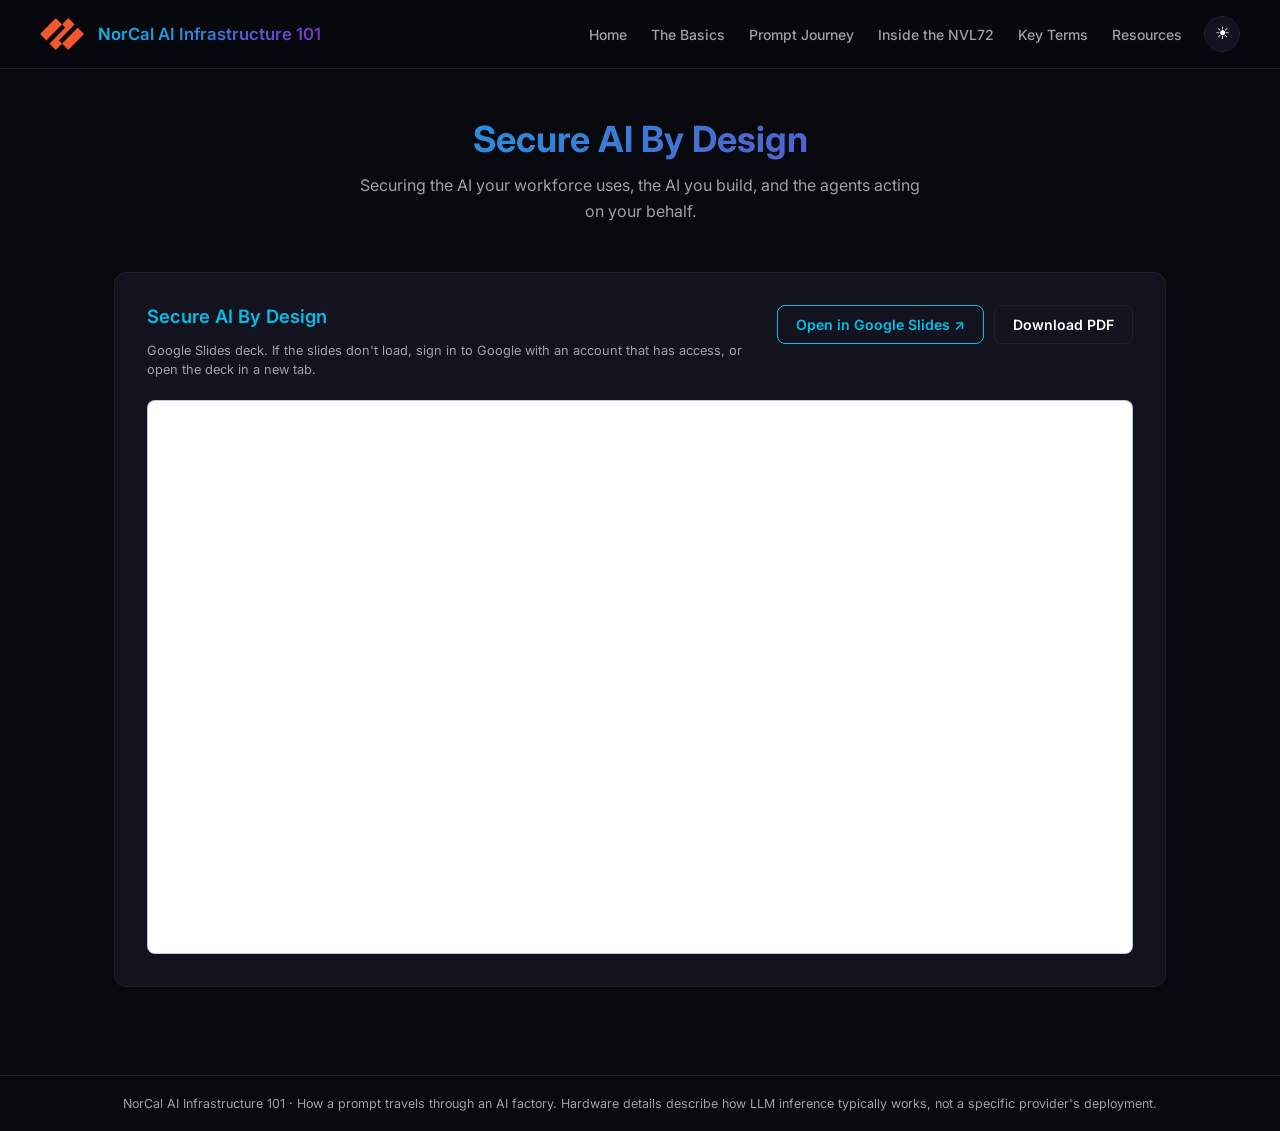
<file: site/secure-ai.html>
<!DOCTYPE html>
<html lang="en">
<head>
  <meta charset="UTF-8" />
  <meta name="viewport" content="width=device-width, initial-scale=1.0" />
  <title>NorCal AI Infrastructure 101 — Secure AI By Design</title>
  <link rel="icon" type="image/png" href="assets/images/PAN-Color.png" />
  <link rel="stylesheet" href="assets/css/styles.css?v=11" />
  <script src="assets/js/theme.js?v=1"></script>
</head>
<body>
  <nav>
    <img src="assets/images/PAN-Color.png" alt="Palo Alto Networks" class="logo" />
    <a class="site-title" href="index.html">NorCal AI Infrastructure 101</a>
    <div class="nav-links">
      <a href="index.html">Home</a>
      <a href="basics.html">The Basics</a>
      <a href="journey.html">Prompt Journey</a>
      <a href="nvl72.html">Inside the NVL72</a>
      <a href="glossary.html">Key Terms</a>
      <a href="resources.html">Resources</a>
    </div>
    <button type="button" class="theme-toggle" aria-label="Dark mode" aria-pressed="true">&#9728;&#xFE0E;</button>
  </nav>

  <main>
    <div class="page-header">
      <h1>Secure AI By Design</h1>
      <p>Securing the AI your workforce uses, the AI you build, and the agents acting on your behalf.</p>
    </div>

    <div class="card pdf-card">
      <div class="pdf-head">
        <div>
          <h2>Secure AI By Design</h2>
          <p class="note">Google Slides deck. If the slides don't load, sign in to Google with an account that has access, or open the deck in a new tab.</p>
        </div>
        <div class="pdf-actions">
          <a class="btn btn-outline" href="https://docs.google.com/presentation/d/1zpZaBwsVbr7hjnR7zL5tkJFPa_PyUh3jGxNEHaDv8lE/edit?usp=sharing" target="_blank" rel="noopener">Open in Google Slides &#8599;</a>
          <a class="btn btn-secondary" href="https://docs.google.com/presentation/d/1zpZaBwsVbr7hjnR7zL5tkJFPa_PyUh3jGxNEHaDv8lE/export/pdf" target="_blank" rel="noopener">Download PDF</a>
        </div>
      </div>
      <iframe class="pdf-frame slides-frame" src="https://docs.google.com/presentation/d/1zpZaBwsVbr7hjnR7zL5tkJFPa_PyUh3jGxNEHaDv8lE/embed?start=false&amp;loop=false&amp;delayms=5000" title="Secure AI By Design (Google Slides)" allowfullscreen loading="lazy"></iframe>
    </div>
  </main>

  <footer>
    NorCal AI Infrastructure 101 &middot; How a prompt travels through an AI factory. Hardware details describe how LLM inference typically works, not a specific provider's deployment.
  </footer>
</body>
</html>
</file>
<file: site/assets/css/styles.css>
@import url('https://fonts.googleapis.com/css2?family=Inter:wght@300;400;500;600;700&display=swap');

*, *::before, *::after { box-sizing: border-box; margin: 0; padding: 0; }

:root {
  --bg:        #08080F;
  --surface:   #13131F;
  --border:    #1E1E2E;
  --cyan:      #00C0E8;
  --purple:    #7B2FBE;
  --gradient:  linear-gradient(135deg, #00C0E8, #7B2FBE);
  --text:      #FFFFFF;
  --muted:     #9EA0A8;
  --radius:    12px;
  --font:      'Inter', system-ui, sans-serif;
}

html { font-size: 16px; }

body {
  background: var(--bg);
  color: var(--text);
  font-family: var(--font);
  min-height: 100vh;
  display: flex;
  flex-direction: column;
}

/* ── Nav ── */
nav {
  display: flex;
  align-items: center;
  gap: 14px;
  padding: 16px 40px;
  border-bottom: 1px solid var(--border);
  background: rgba(8,8,15,0.85);
  backdrop-filter: blur(12px);
  position: sticky;
  top: 0;
  z-index: 100;
}

nav img.logo { height: 32px; object-fit: contain; }

nav .site-title {
  font-size: 1.05rem;
  font-weight: 600;
  background: var(--gradient);
  -webkit-background-clip: text;
  -webkit-text-fill-color: transparent;
  background-clip: text;
  text-decoration: none;
}

nav .nav-links { margin-left: auto; display: flex; gap: 24px; }
nav .nav-links a {
  color: var(--muted);
  text-decoration: none;
  font-size: 0.875rem;
  font-weight: 500;
  transition: color 0.2s;
}
nav .nav-links a:hover { color: var(--cyan); }

/* ── Main ── */
main {
  flex: 1;
  width: 100%;
  max-width: 1100px;
  margin: 0 auto;
  padding: 48px 24px;
}

/* ── Page header ── */
.page-header {
  text-align: center;
  margin-bottom: 48px;
}
.page-header h1 {
  font-size: 2.25rem;
  font-weight: 700;
  background: var(--gradient);
  -webkit-background-clip: text;
  -webkit-text-fill-color: transparent;
  background-clip: text;
  margin-bottom: 12px;
}
.page-header p {
  color: var(--muted);
  font-size: 1rem;
  max-width: 560px;
  margin: 0 auto;
  line-height: 1.6;
}

/* ── Card ── */
.card {
  background: var(--surface);
  border: 1px solid var(--border);
  border-radius: var(--radius);
  padding: 32px;
}

/* ── Form ── */
.form-group { margin-bottom: 20px; }
.form-group label {
  display: block;
  font-size: 0.875rem;
  font-weight: 500;
  margin-bottom: 8px;
  color: var(--muted);
}
.form-group input {
  width: 100%;
  background: var(--bg);
  border: 1px solid var(--border);
  border-radius: 8px;
  padding: 12px 16px;
  color: var(--text);
  font-family: var(--font);
  font-size: 0.95rem;
  outline: none;
  transition: border-color 0.2s;
}
.form-group input:focus { border-color: var(--cyan); }
.form-group input::placeholder { color: #4a4a5a; }

.form-note {
  font-size: 0.8rem;
  color: var(--muted);
  margin-top: 6px;
  line-height: 1.5;
}

/* ── Buttons ── */
.btn {
  display: inline-flex;
  align-items: center;
  justify-content: center;
  gap: 8px;
  padding: 12px 28px;
  border-radius: 8px;
  font-family: var(--font);
  font-size: 0.95rem;
  font-weight: 600;
  cursor: pointer;
  text-decoration: none;
  transition: opacity 0.2s, transform 0.15s;
  border: none;
}
.btn:hover { opacity: 0.88; transform: translateY(-1px); }
.btn:active { transform: translateY(0); }

.btn-primary {
  background: var(--gradient);
  color: #fff;
  width: 100%;
}

.btn-outline {
  background: transparent;
  border: 1px solid var(--cyan);
  color: var(--cyan);
}

.btn-secondary {
  background: var(--surface);
  border: 1px solid var(--border);
  color: var(--text);
}

/* ── Section label ── */
.section-label {
  font-size: 0.72rem;
  font-weight: 600;
  text-transform: uppercase;
  letter-spacing: 0.1em;
  color: var(--muted);
  margin-bottom: 20px;
  text-align: center;
}

/* ── Menu grid ── */
.menu-grid {
  display: grid;
  grid-template-columns: repeat(auto-fit, 240px);
  gap: 24px;
  justify-content: center;
}

.menu-card {
  background: var(--surface);
  border: 1px solid var(--border);
  border-radius: var(--radius);
  padding: 36px 24px;
  text-decoration: none;
  display: flex;
  flex-direction: column;
  align-items: center;
  gap: 16px;
  transition: border-color 0.2s, transform 0.2s, box-shadow 0.2s;
  aspect-ratio: 1 / 1;
  justify-content: center;
  text-align: center;
}
.menu-card:hover {
  border-color: var(--cyan);
  transform: translateY(-4px);
  box-shadow: 0 12px 32px rgba(0,192,232,0.12);
}
.menu-card .card-icon {
  width: 52px;
  height: 52px;
  border-radius: 14px;
  background: var(--gradient);
  display: flex;
  align-items: center;
  justify-content: center;
  font-size: 1.5rem;
}
.menu-card .card-label {
  font-size: 1rem;
  font-weight: 600;
  color: var(--text);
  line-height: 1.4;
}
.menu-card .card-sub {
  font-size: 0.8rem;
  color: var(--muted);
}
.menu-card--disabled {
  opacity: 0.4;
  cursor: default;
  pointer-events: none;
}

/* ── Graphic link ── */
.graphic-link {
  display: block;
  max-width: 560px;
  margin: 0 auto 28px;
  border-radius: var(--radius);
  overflow: hidden;
  border: 1px solid rgba(63,95,172,0.35);
  box-shadow: 0px 0px 18px rgba(26,19,72,0.15);
  transition: transform 0.2s, box-shadow 0.2s;
}
.graphic-link:hover {
  transform: translateY(-2px);
  box-shadow: 0 12px 32px rgba(0,192,232,0.15);
}
.graphic-link img {
  display: block;
  width: 100%;
}

/* ── Embed container ── */
.embed-wrap {
  border-radius: var(--radius);
  overflow: hidden;
  border: 1px solid var(--border);
  background: var(--surface);
  margin-bottom: 32px;
}

/* ── Slideshow ── */
.slideshow { margin-bottom: 32px; }
.slideshow-frame {
  position: relative;
  border: 1px solid rgba(63,95,172,0.35);
  box-shadow: 0px 0px 18px rgba(26,19,72,0.15);
  border-radius: 10px;
  overflow: hidden;
  background: #000;
  aspect-ratio: 1920/1080;
}
.slideshow .slide {
  display: block;
  width: 100%;
  height: 100%;
  object-fit: contain;
  cursor: pointer;
}
.slideshow .slide[hidden] { display: none; }
.slide-nav {
  position: absolute;
  top: 50%;
  transform: translateY(-50%);
  width: 44px;
  height: 44px;
  border-radius: 50%;
  border: 1px solid var(--border);
  background: rgba(10,10,18,0.7);
  color: var(--text);
  font-size: 1.6rem;
  line-height: 1;
  cursor: pointer;
  transition: border-color 0.2s, color 0.2s;
}
.slide-nav:hover { border-color: var(--cyan); color: var(--cyan); }
.slide-prev { left: 12px; }
.slide-next { right: 12px; }
.slide-dots {
  display: flex;
  justify-content: center;
  gap: 10px;
  margin-top: 14px;
}
.slide-dots button {
  width: 10px;
  height: 10px;
  padding: 0;
  border-radius: 50%;
  border: none;
  background: var(--border);
  cursor: pointer;
}
.slide-dots button[aria-current="true"] { background: var(--cyan); }

/* ── CTA row ── */
.cta-row {
  display: flex;
  gap: 16px;
  flex-wrap: wrap;
  justify-content: center;
  margin-top: 32px;
}
.cta-row .btn { min-width: 200px; }

/* ── Banner ── */
.banner {
  background: linear-gradient(135deg, rgba(0,192,232,0.12), rgba(123,47,190,0.12));
  border: 1px solid rgba(0,192,232,0.3);
  border-radius: var(--radius);
  padding: 20px 28px;
  margin-bottom: 28px;
  font-size: 0.95rem;
  line-height: 1.6;
  color: var(--text);
}
.banner strong { color: var(--cyan); }

/* ── Scoreboard ── */
.scoreboard-table {
  width: 100%;
  border-collapse: collapse;
  font-size: 0.9rem;
}
.scoreboard-table th {
  text-align: left;
  padding: 12px 16px;
  color: var(--muted);
  font-weight: 500;
  font-size: 0.8rem;
  text-transform: uppercase;
  letter-spacing: 0.06em;
  border-bottom: 1px solid var(--border);
}
.scoreboard-table td {
  padding: 14px 16px;
  border-bottom: 1px solid var(--border);
}
.scoreboard-table tr:last-child td { border-bottom: none; }
.scoreboard-table tr:hover td { background: rgba(255,255,255,0.03); }

.rank-badge {
  display: inline-flex;
  align-items: center;
  justify-content: center;
  width: 28px;
  height: 28px;
  border-radius: 50%;
  font-weight: 700;
  font-size: 0.8rem;
}
.rank-1 { background: linear-gradient(135deg,#FFD700,#FFA500); color:#000; }
.rank-2 { background: linear-gradient(135deg,#C0C0C0,#A8A8A8); color:#000; }
.rank-3 { background: linear-gradient(135deg,#CD7F32,#A0522D); color:#fff; }
.rank-other { background: var(--border); color: var(--muted); }

.score-pill {
  display: inline-block;
  padding: 3px 10px;
  border-radius: 20px;
  background: rgba(0,192,232,0.15);
  color: var(--cyan);
  font-weight: 600;
  font-size: 0.85rem;
}

.refresh-note {
  text-align: right;
  font-size: 0.75rem;
  color: var(--muted);
  margin-top: 12px;
}

/* ── Status / error ── */
.status-center {
  display: flex;
  flex-direction: column;
  align-items: center;
  justify-content: center;
  gap: 16px;
  min-height: 220px;
  color: var(--muted);
  font-size: 0.9rem;
}

.error-page {
  display: flex;
  flex-direction: column;
  align-items: center;
  justify-content: center;
  flex: 1;
  text-align: center;
  gap: 24px;
  padding: 48px 24px;
}
.error-page h1 {
  font-size: 2rem;
  font-weight: 700;
}
.error-icon {
  font-size: 3.5rem;
}

/* ── Footer ── */
footer {
  text-align: center;
  padding: 20px;
  color: var(--muted);
  font-size: 0.78rem;
  border-top: 1px solid var(--border);
}

/* ── Responsive ── */
@media (max-width: 600px) {
  nav { padding: 14px 20px; }
  main { padding: 32px 16px; }
  .page-header h1 { font-size: 1.6rem; }
  .cta-row { flex-direction: column; align-items: stretch; }
  .cta-row .btn { min-width: unset; }
}


/* ── Shared content additions (same as lambda account site) ── */
.stack { display: flex; flex-direction: column; gap: 24px; margin-bottom: 40px; }
.card h2 { font-size: 1.15rem; font-weight: 600; color: var(--cyan); margin-bottom: 14px; }
.card h3 { font-size: 1rem; font-weight: 600; margin: 18px 0 8px; }
.prose { color: var(--muted); line-height: 1.65; font-size: 0.95rem; }
.prose p + p { margin-top: 12px; }
.prose ul, .prose ol { padding-left: 20px; margin-top: 8px; }
.prose li { margin-bottom: 6px; }
.prose strong { color: var(--text); }
.prose a, .scoreboard-table a, .src { color: var(--cyan); text-decoration: none; }
.prose a:hover, .scoreboard-table a:hover, .src:hover { text-decoration: underline; }
.src { font-size: 0.78rem; white-space: nowrap; }
.table-wrap { overflow-x: auto; -webkit-overflow-scrolling: touch; }
.table-wrap .scoreboard-table { min-width: 640px; }
.scoreboard-table td { vertical-align: top; line-height: 1.5; color: var(--muted); }
.scoreboard-table td:first-child { color: var(--text); font-weight: 500; }
.two-col { display: grid; grid-template-columns: repeat(auto-fit, minmax(300px, 1fr)); gap: 24px; }
.link-grid { display: grid; grid-template-columns: repeat(auto-fill, minmax(260px, 1fr)); gap: 16px; margin-bottom: 40px; }
.link-card {
  background: var(--surface); border: 1px solid var(--border); border-radius: var(--radius);
  padding: 18px 20px; text-decoration: none; display: flex; flex-direction: column; gap: 6px;
  transition: border-color 0.2s, transform 0.2s;
}
.link-card:hover { border-color: var(--cyan); transform: translateY(-2px); }
.link-card .lc-title { color: var(--text); font-weight: 600; font-size: 0.95rem; line-height: 1.35; }
.link-card .lc-desc { color: var(--muted); font-size: 0.82rem; line-height: 1.5; }
.link-card .lc-meta { color: var(--cyan); font-size: 0.72rem; margin-top: auto; padding-top: 4px; }
.note { font-size: 0.8rem; color: var(--muted); margin-top: 14px; line-height: 1.5; }

/* ── AI 101 additions ── */
.card-icon .num { font-weight: 700; font-size: 1.3rem; color: #fff; }

/* Request flow diagram */
.flow {
  display: grid;
  grid-template-columns: 1fr auto 1fr auto 1fr auto 1fr;
  align-items: stretch;
  gap: 10px;
}
.flow-node {
  background: var(--bg); border: 1px solid var(--border); border-radius: 10px;
  padding: 16px 14px; text-align: left;
}
.flow-node.hot { border-color: rgba(0,192,232,0.5); box-shadow: 0 0 18px rgba(0,192,232,0.12); }
.flow-node .fn-where { font-size: 0.68rem; font-weight: 600; letter-spacing: 0.08em; text-transform: uppercase; color: var(--cyan); }
.flow-node .fn-title { font-weight: 600; margin: 6px 0 6px; font-size: 0.95rem; }
.flow-node .fn-desc { color: var(--muted); font-size: 0.8rem; line-height: 1.5; }
.flow-arrow { align-self: center; color: var(--cyan); font-size: 1.3rem; }
.flow-return {
  margin-top: 14px; padding: 10px 14px; border: 1px dashed rgba(123,47,190,0.6); border-radius: 10px;
  color: #C9A6F0; font-size: 0.85rem; text-align: center;
}

/* Numbered steps */
.steps { list-style: none; counter-reset: step; display: flex; flex-direction: column; gap: 18px; }
.steps li { counter-increment: step; display: grid; grid-template-columns: 36px 1fr; gap: 14px; color: var(--muted); line-height: 1.6; font-size: 0.95rem; }
.steps li::before {
  content: counter(step); width: 32px; height: 32px; border-radius: 50%;
  background: var(--gradient); color: #fff; font-weight: 700; font-size: 0.9rem;
  display: flex; align-items: center; justify-content: center;
}
.steps strong { color: var(--text); }

/* Code */
pre.code {
  background: var(--bg); border: 1px solid var(--border); border-radius: 10px;
  padding: 16px 18px; overflow-x: auto; font-size: 0.8rem; line-height: 1.55;
  font-family: ui-monospace, SFMono-Regular, Menlo, monospace; color: #D6D8E0; margin-top: 10px;
}
pre.code .k { color: var(--cyan); }
pre.code .c { color: #6C6E7A; }
code { font-family: ui-monospace, SFMono-Regular, Menlo, monospace; font-size: 0.88em; color: var(--text); }
.prompt-box {
  background: var(--bg); border-left: 3px solid var(--cyan); border-radius: 6px;
  padding: 14px 18px; color: var(--text); font-size: 1rem; line-height: 1.6; margin: 10px 0;
}

/* Stat tiles */
.stat-grid { display: grid; grid-template-columns: repeat(auto-fit, minmax(160px, 1fr)); gap: 14px; }
.stat { background: var(--bg); border: 1px solid var(--border); border-radius: 10px; padding: 16px; }
.stat .v {
  font-size: 1.6rem; font-weight: 700; line-height: 1.1;
  background: var(--gradient); -webkit-background-clip: text; -webkit-text-fill-color: transparent; background-clip: text;
}
.stat .l { color: var(--muted); font-size: 0.8rem; margin-top: 6px; line-height: 1.4; }

/* NVL72 rack (simplified) */
.rack-wrap { display: grid; grid-template-columns: minmax(220px, 300px) 1fr; gap: 28px; align-items: start; }
.rack {
  border: 2px solid #2A2A3E; border-radius: 8px; padding: 8px; background: #0B0B14;
  display: flex; flex-direction: column; gap: 3px;
}
.tray { border-radius: 3px; font-size: 0.62rem; padding: 3px 8px; display: flex; justify-content: space-between; }
.tray.compute { background: rgba(0,192,232,0.14); color: var(--cyan); }
.tray.switch  { background: rgba(123,47,190,0.3); color: #C9A6F0; }
.rack-legend { display: flex; gap: 16px; flex-wrap: wrap; font-size: 0.78rem; color: var(--muted); margin-top: 10px; }
.rack-legend span::before { content: ""; display: inline-block; width: 10px; height: 10px; border-radius: 2px; margin-right: 6px; vertical-align: -1px; }
.rack-legend .lg-c::before { background: rgba(0,192,232,0.5); }
.rack-legend .lg-s::before { background: rgba(123,47,190,0.7); }

/* Token stream demo */
.tokens { display: flex; flex-wrap: wrap; gap: 6px; margin-top: 10px; }
.tokens span {
  font-family: ui-monospace, SFMono-Regular, Menlo, monospace; font-size: 0.82rem;
  padding: 3px 7px; border-radius: 5px; background: rgba(0,192,232,0.12); color: var(--text);
  border: 1px solid rgba(0,192,232,0.25);
}
.tokens span:nth-child(3n+2) { background: rgba(123,47,190,0.2); border-color: rgba(123,47,190,0.4); }
.tokens span:nth-child(3n) { background: rgba(255,255,255,0.05); border-color: var(--border); }

@media (max-width: 860px) {
  nav { flex-wrap: wrap; }
  nav .nav-links { margin-left: 0; width: 100%; flex-wrap: wrap; gap: 8px 18px; }
  .flow { grid-template-columns: 1fr; }
  .flow-arrow { transform: rotate(90deg); justify-self: center; }
  .rack-wrap { grid-template-columns: 1fr; }
  .rack { max-width: 320px; margin: 0 auto; width: 100%; }
}
@media (max-width: 600px) {
  .card { padding: 20px; }
  .two-col { grid-template-columns: 1fr; }
}

/* ── Key Terms page ── */
.gl-tools { display: flex; flex-direction: column; gap: 14px; margin-bottom: 32px; }
.gl-search {
  width: 100%; background: var(--surface); border: 1px solid var(--border); border-radius: 10px;
  padding: 14px 18px; color: var(--text); font-family: var(--font); font-size: 1rem; outline: none;
}
.gl-search:focus { border-color: var(--cyan); }
.gl-search::placeholder { color: #5a5c68; }
.chips { display: flex; flex-wrap: wrap; gap: 8px; }
.chip {
  font-size: 0.8rem; padding: 6px 12px; border-radius: 20px; border: 1px solid var(--border);
  color: var(--muted); text-decoration: none; background: var(--surface); transition: border-color 0.2s, color 0.2s;
}
.chip:hover { border-color: var(--cyan); color: var(--cyan); }
.gl-section { margin-bottom: 44px; scroll-margin-top: 90px; }
.gl-section h2 { font-size: 1.3rem; font-weight: 700; margin-bottom: 6px; }
.gl-section > p { color: var(--muted); font-size: 0.9rem; margin-bottom: 18px; line-height: 1.6; }
.term-grid { display: grid; grid-template-columns: repeat(auto-fill, minmax(320px, 1fr)); gap: 16px; }
.term { background: var(--surface); border: 1px solid var(--border); border-radius: var(--radius); padding: 20px 22px; scroll-margin-top: 90px; }
.term h3 { font-size: 1.02rem; font-weight: 600; color: var(--cyan); margin-bottom: 8px; }
.term p { color: var(--muted); font-size: 0.88rem; line-height: 1.6; }
.term p strong { color: var(--text); }
.term .spec { margin-top: 10px; font-size: 0.78rem; color: #C9A6F0; line-height: 1.5; }
.term .term-src { margin-top: 10px; font-size: 0.75rem; }
.term .term-src a { color: var(--cyan); text-decoration: none; margin-right: 10px; }
.term .term-src a:hover { text-decoration: underline; }
.gl-empty { display: none; text-align: center; color: var(--muted); padding: 40px 0; }
@media (max-width: 600px) { .term-grid { grid-template-columns: 1fr; } }
.term .term-ds { margin-top: 12px; display: flex; flex-wrap: wrap; gap: 6px; align-items: center; }
.term .term-ds .ds-label { font-size: 0.68rem; font-weight: 600; letter-spacing: 0.08em; text-transform: uppercase; color: var(--muted); margin-right: 2px; }
.ds {
  display: inline-flex; align-items: center; gap: 5px; font-size: 0.74rem; font-weight: 500;
  padding: 4px 10px; border-radius: 20px; text-decoration: none;
  border: 1px solid rgba(0,192,232,0.45); color: var(--cyan); background: rgba(0,192,232,0.07);
  transition: background 0.2s, border-color 0.2s;
}
.ds:hover { background: rgba(0,192,232,0.18); border-color: var(--cyan); }
.ds::after { content: "\2197"; font-size: 0.75em; }
.ds.alt { border-color: rgba(123,47,190,0.6); color: #C9A6F0; background: rgba(123,47,190,0.12); }

/* ── The Basics page ── */
.rings { max-width: 760px; margin: 0 auto; }
.ring {
  border-radius: 18px; padding: 18px 20px 20px; border: 1px solid rgba(0,192,232,0.35);
  background: rgba(0,192,232,0.04);
}
.ring .ring { margin-top: 14px; }
.ring.r2 { border-color: rgba(60,140,220,0.45); background: rgba(60,140,220,0.06); }
.ring.r3 { border-color: rgba(100,90,210,0.55); background: rgba(100,90,210,0.08); }
.ring.r4 { border-color: rgba(123,47,190,0.75); background: rgba(123,47,190,0.14); }
.ring-name { font-weight: 700; font-size: 1rem; }
.ring-name .yr { font-weight: 500; font-size: 0.75rem; color: var(--muted); margin-left: 8px; }
.ring-desc { color: var(--muted); font-size: 0.85rem; line-height: 1.5; margin-top: 4px; }
.agent-note {
  margin-top: 16px; border: 1px dashed rgba(0,192,232,0.5); border-radius: 12px; padding: 14px 18px;
  color: var(--muted); font-size: 0.88rem; line-height: 1.6;
}
.agent-note strong { color: var(--cyan); }

.timeline { display: grid; grid-template-columns: repeat(7, 1fr); gap: 10px; position: relative; }
.timeline::before {
  content: ""; position: absolute; left: 0; right: 0; top: 7px; height: 2px; background: var(--gradient); opacity: 0.6;
}
.tl-item { position: relative; padding-top: 24px; }
.tl-item::before {
  content: ""; position: absolute; top: 0; left: 0; width: 16px; height: 16px; border-radius: 50%;
  background: var(--bg); border: 3px solid var(--cyan);
}
.tl-item.now::before { background: var(--cyan); box-shadow: 0 0 12px rgba(0,192,232,0.6); }
.tl-when { font-weight: 700; font-size: 0.95rem; color: var(--text); }
.tl-what { color: var(--cyan); font-size: 0.8rem; font-weight: 600; margin-top: 2px; }
.tl-desc { color: var(--muted); font-size: 0.78rem; line-height: 1.45; margin-top: 4px; }

@media (max-width: 860px) {
  .timeline { grid-template-columns: 1fr; gap: 16px; padding-left: 28px; }
  .timeline::before { left: 7px; right: auto; top: 0; bottom: 0; width: 2px; height: auto; }
  .tl-item { padding-top: 0; }
  .tl-item::before { left: -28px; top: 2px; }
}
@media (max-width: 600px) {
  .ring { padding: 14px 12px 14px; }
  .ring .ring { margin-top: 10px; }
}

/* ── Home page video ── */
.video-card { margin: -16px 0 36px; }
.video-frame {
  display: block; width: 100%; aspect-ratio: 16 / 9; background: #000;
  border: 1px solid rgba(63,95,172,0.35); border-radius: var(--radius);
  box-shadow: 0 12px 40px rgba(0,192,232,0.10);
}
.video-card figcaption { color: var(--muted); font-size: 0.82rem; text-align: center; margin-top: 12px; line-height: 1.5; }

/* ── NVL72 rack offerings (diagram figures) ── */
.rack-figs { display: grid; grid-template-columns: repeat(auto-fit, minmax(300px, 1fr)); gap: 24px; margin: 8px 0 24px; }
.rack-fig { margin: 0; display: flex; flex-direction: column; }
.rack-fig .fig-tag { font-size: 0.72rem; font-weight: 700; letter-spacing: 0.08em; text-transform: uppercase; color: var(--cyan); margin-bottom: 4px; }
.rack-fig h3 { font-size: 1.05rem; margin: 0 0 10px; }
.rack-fig a.fig-img { display: block; background: #fff; border-radius: var(--radius); padding: 6px; border: 1px solid rgba(63,95,172,0.35); }
.rack-fig img { display: block; width: 100%; height: auto; border-radius: calc(var(--radius) - 4px); }
.rack-fig figcaption { color: var(--muted); font-size: 0.85rem; margin-top: 10px; line-height: 1.55; }

/* ── Resources: embedded PDF ── */
.pdf-card { margin-bottom: 40px; }
.pdf-head { display: flex; flex-wrap: wrap; gap: 16px 24px; align-items: flex-start; justify-content: space-between; margin-bottom: 20px; }
.pdf-head > div:first-child { flex: 1 1 320px; }
.pdf-head .note { margin-top: 0; }
.pdf-actions { display: flex; flex-wrap: wrap; gap: 10px; }
.pdf-actions .btn { padding: 10px 18px; font-size: 0.88rem; }
.pdf-frame {
  display: block; width: 100%; height: 80vh; min-height: 520px; background: #fff;
  border: 1px solid rgba(63,95,172,0.35); border-radius: 8px;
}
@media (max-width: 600px) {
  .pdf-actions { width: 100%; }
  .pdf-actions .btn { flex: 1 1 auto; }
  .pdf-frame { height: 70vh; min-height: 420px; }
}

/* ── Dark mode toggle + light theme (dark is the default) ── */
.theme-toggle {
  margin-left: 8px; width: 36px; height: 36px; flex-shrink: 0;
  display: inline-flex; align-items: center; justify-content: center;
  border-radius: 50%; border: 1px solid var(--border); background: var(--surface);
  color: var(--text); font-size: 1.05rem; line-height: 1; cursor: pointer;
  transition: border-color 0.2s, color 0.2s;
}
.theme-toggle:hover, .theme-toggle:focus-visible { border-color: var(--cyan); color: var(--cyan); outline: none; }

:root[data-theme="light"] {
  --bg:      #F5F6FA;
  --surface: #FFFFFF;
  --border:  #DCDFE8;
  --cyan:    #007A96;
  --text:    #12131C;
  --muted:   #555A6B;
  color-scheme: light;
}
:root[data-theme="light"] nav { background: rgba(245,246,250,0.88); }
:root[data-theme="light"] .slide-nav { background: rgba(255,255,255,0.8); }
:root[data-theme="light"] .flow-return,
:root[data-theme="light"] .tray.switch,
:root[data-theme="light"] .term .spec,
:root[data-theme="light"] .ds.alt { color: #6B2AA8; }
:root[data-theme="light"] pre.code { color: #2A2C38; }
:root[data-theme="light"] pre.code .c { color: #7A7D8C; }
:root[data-theme="light"] .rack { background: #EEF0F6; border-color: #C9CDDA; }
:root[data-theme="light"] .tokens span:nth-child(3n) { background: rgba(0,0,0,0.04); }
:root[data-theme="light"] .scoreboard-table tr:hover td { background: rgba(0,0,0,0.03); }
:root[data-theme="light"] .gl-search::placeholder,
:root[data-theme="light"] .form-group input::placeholder { color: #8A8D9A; }

/* ── Secure AI page: embedded Google Slides (16:9) ── */
.slides-frame { height: auto; min-height: 0; aspect-ratio: 16 / 9; }
@media (max-width: 600px) { .slides-frame { height: auto; min-height: 0; } }
</file>
